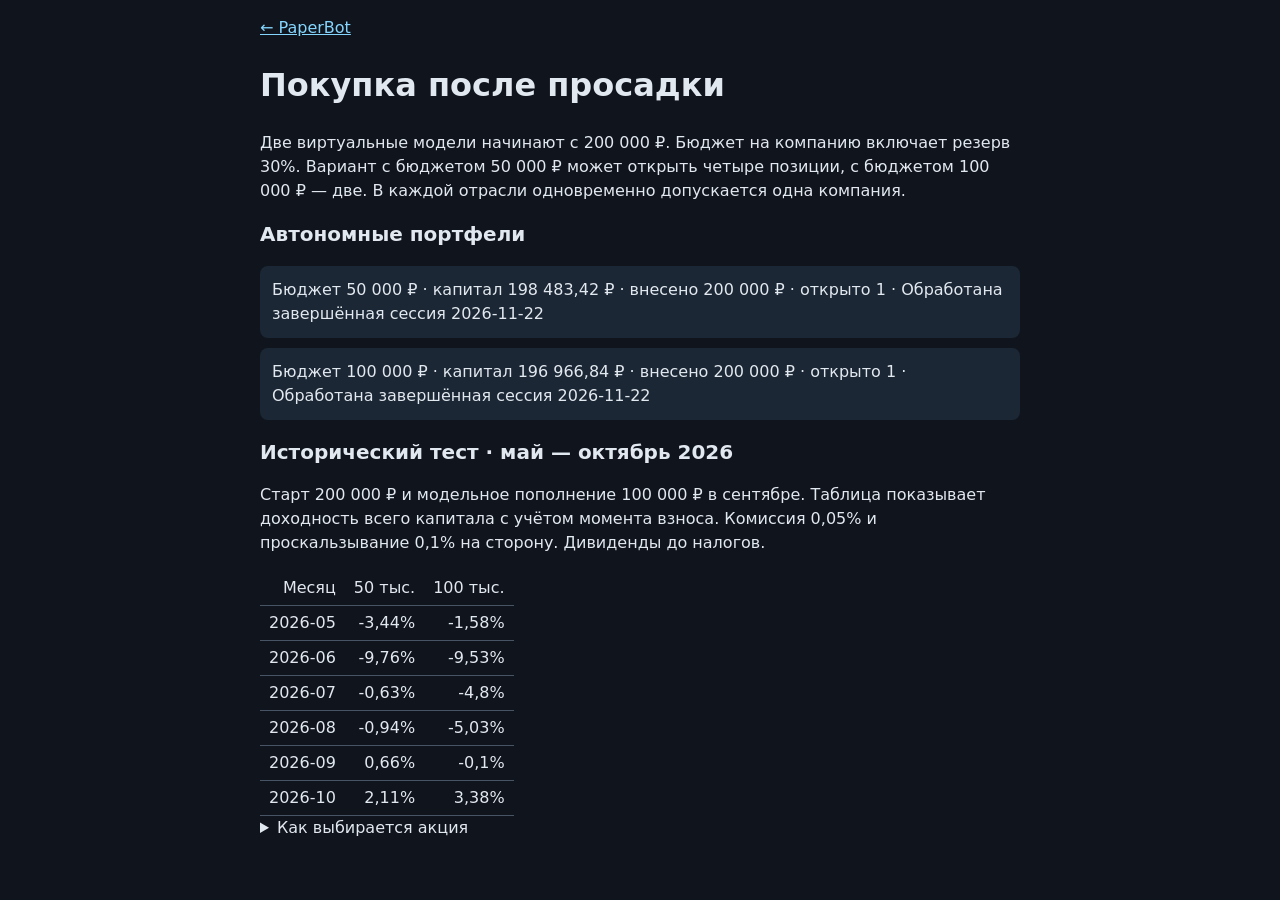
<file: dips.html>
<!doctype html><html lang="ru"><meta charset="utf-8"><meta name="viewport" content="width=device-width,initial-scale=1"><title>PaperBot · Покупка после просадки</title><style>html{color-scheme:dark}body{background:#10151d;color:#e2e8ef;font:16px/1.5 system-ui;max-width:760px;margin:auto;padding:16px}a{color:#85d6ff}article{padding:12px;background:#1b2735;margin:10px 0;border-radius:8px}h2{font-size:20px}table{border-collapse:collapse}td,th{padding:5px 9px;border-bottom:1px solid #465465;text-align:right}</style><a href="index.html#more">← PaperBot</a><h1>Покупка после просадки</h1><p>Две виртуальные модели начинают с 200 000 ₽. Бюджет на компанию включает резерв 30%. Вариант с бюджетом 50 000 ₽ может открыть четыре позиции, с бюджетом 100 000 ₽ — две. В каждой отрасли одновременно допускается одна компания.</p><h2>Автономные портфели</h2><div id="live">Загрузка…</div><h2>Исторический тест · май — октябрь 2026</h2><p>Старт 200 000 ₽ и модельное пополнение 100 000 ₽ в сентябре. Таблица показывает доходность всего капитала с учётом момента взноса. Комиссия 0,05% и проскальзывание 0,1% на сторону. Дивиденды до налогов.</p><div id="history"></div><details><summary>Как выбирается акция</summary><p>В списке 24 российские акции с сохранённой историей, включая Сбер-п. По каждому эмитенту берём 252 последних закрытия с учётом дивидендов. Сегодняшний уровень должен попасть в нижние 30% наблюдений, быть минимум на 3% ниже средней за 60 сессий и выше уровня пять сессий назад. Отклонение вниз от средней за 200 сессий ограничено 25%. Приоритет выше у более редкого низкого уровня и большей скидки к средней. Это ценовые признаки. Прибыль, долг и денежный поток компании требуют отдельной проверки.</p><p>Сигнал исполняется по следующему наблюдаемому закрытию. Продажа при восстановлении до средней за 60 сессий либо после 126 сессий удержания. Виртуальные взносы увеличивают число доступных позиций. Расчёт использует сегодняшнюю выборку и лоты, исторические дивидендные данные и модельные цены исполнения.</p></details><script>
const fmt=v=>v.toLocaleString('ru-RU',{maximumFractionDigits:2});
async function data(url){const r=await fetch(url,{cache:'no-store'});if(!r.ok)throw Error(r.status);return r.json()}
data('data/dip-books.json').then(books=>{live.replaceChildren();for(const [slot,s] of Object.entries(books)){const p=s.portfolios[0],a=document.createElement('article');a.textContent='Бюджет '+fmt(+slot)+' ₽ · капитал '+fmt(p.equity.at(-1)?.value??p.start)+' ₽ · внесено '+fmt(s.invested)+' ₽ · открыто '+Object.values(p.positions).filter(x=>x>0).length+' · '+s.health.reason;live.append(a)}}).catch(()=>live.textContent='Состояние портфелей пока недоступно.');
data('research/results/slot-dips.json').then(r=>{const table=document.createElement('table');for(const row of [['Месяц','50 тыс.','100 тыс.'],...Object.keys(r[50000].months).map(m=>[m,...[50000,100000].map(k=>fmt(r[k].months[m])+'%')])]){const tr=table.insertRow();for(const v of row)tr.insertCell().textContent=v}document.getElementById('history').append(table)}).catch(()=>document.getElementById('history').textContent='Не удалось загрузить расчёты.');
</script></html>
</file>
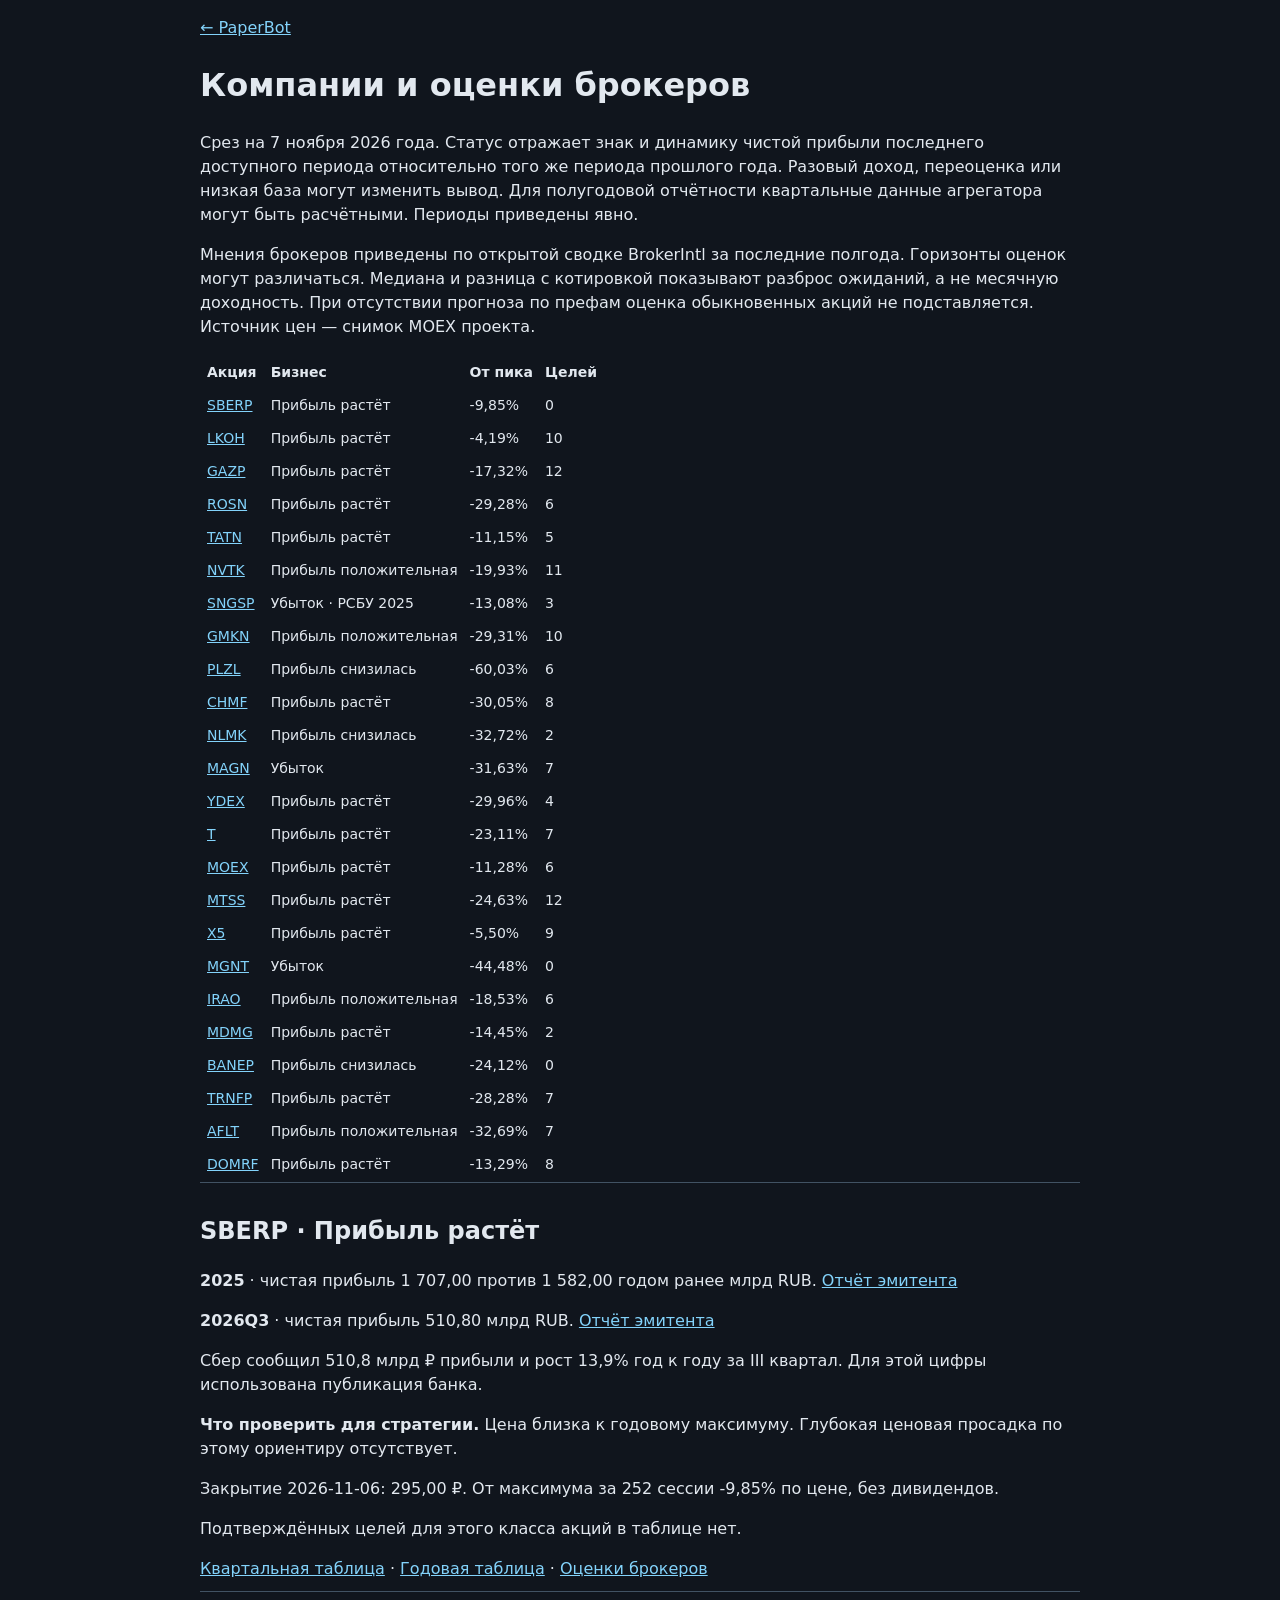
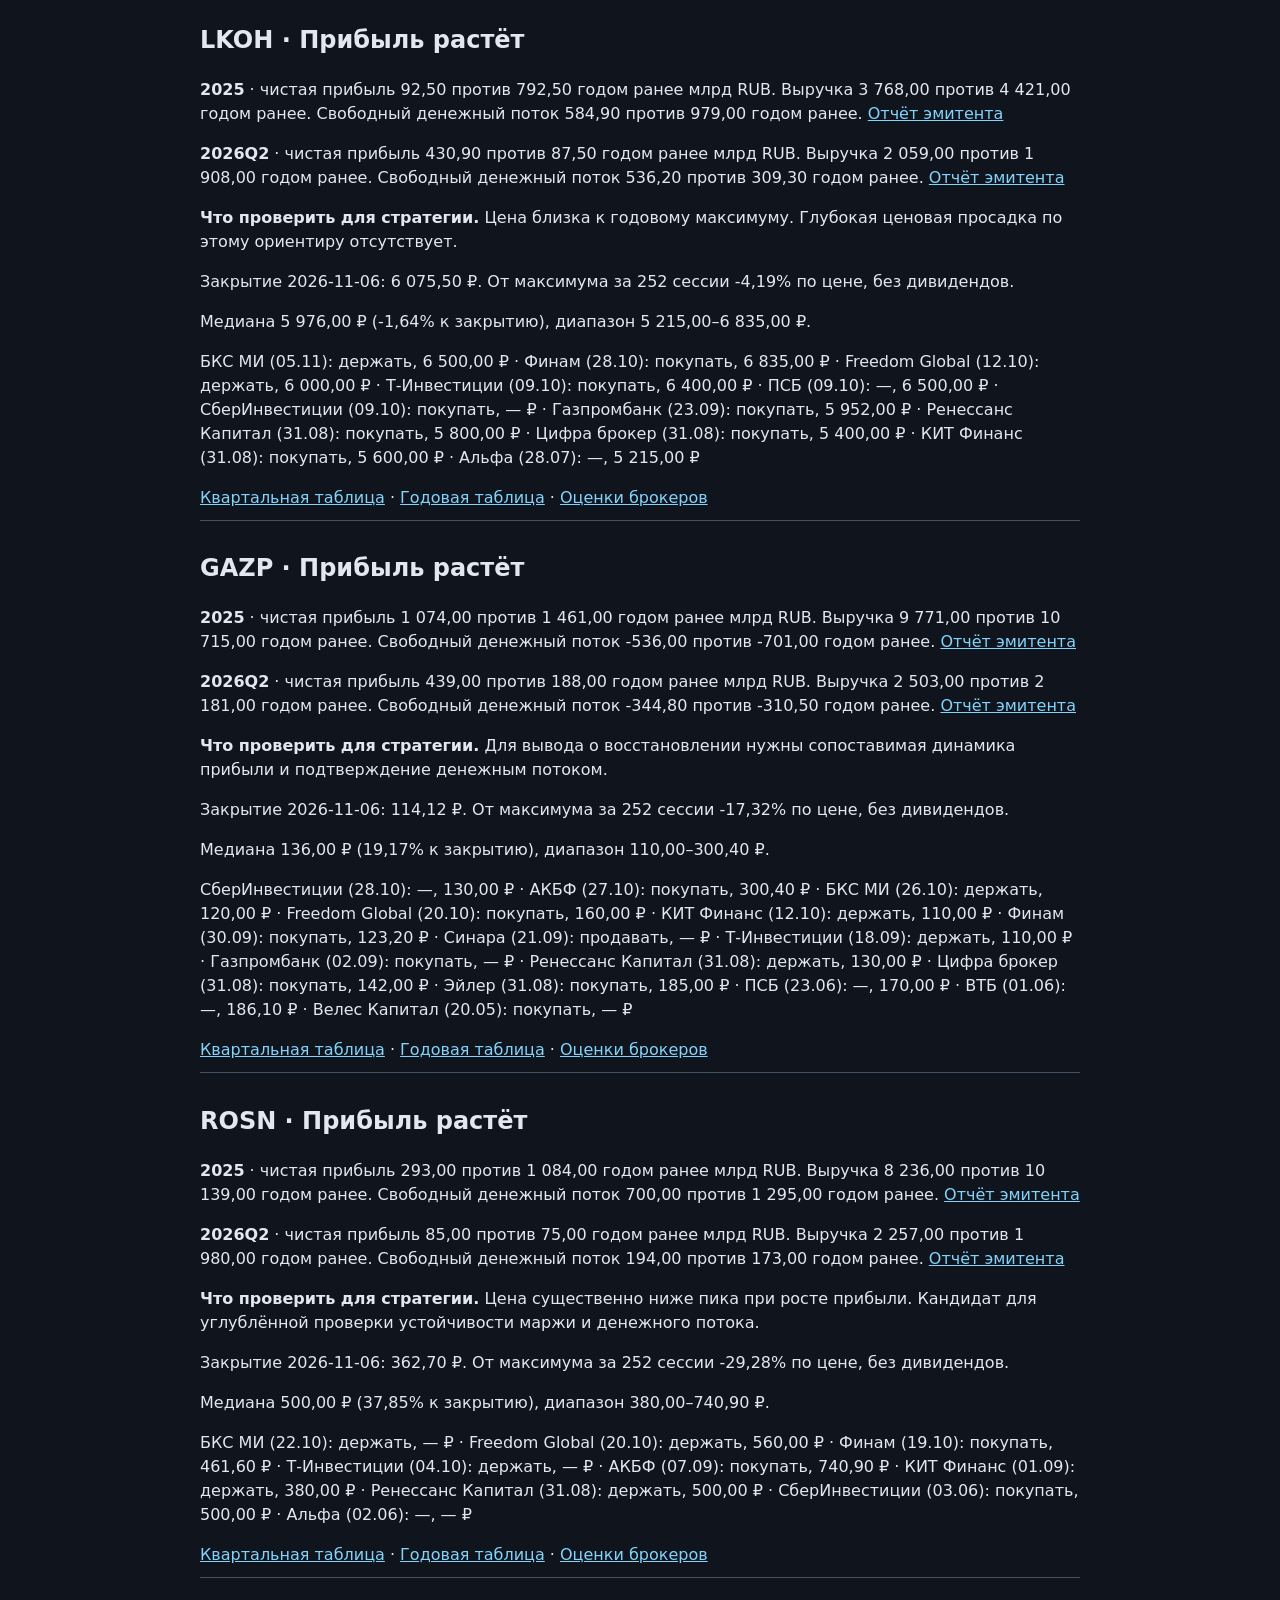
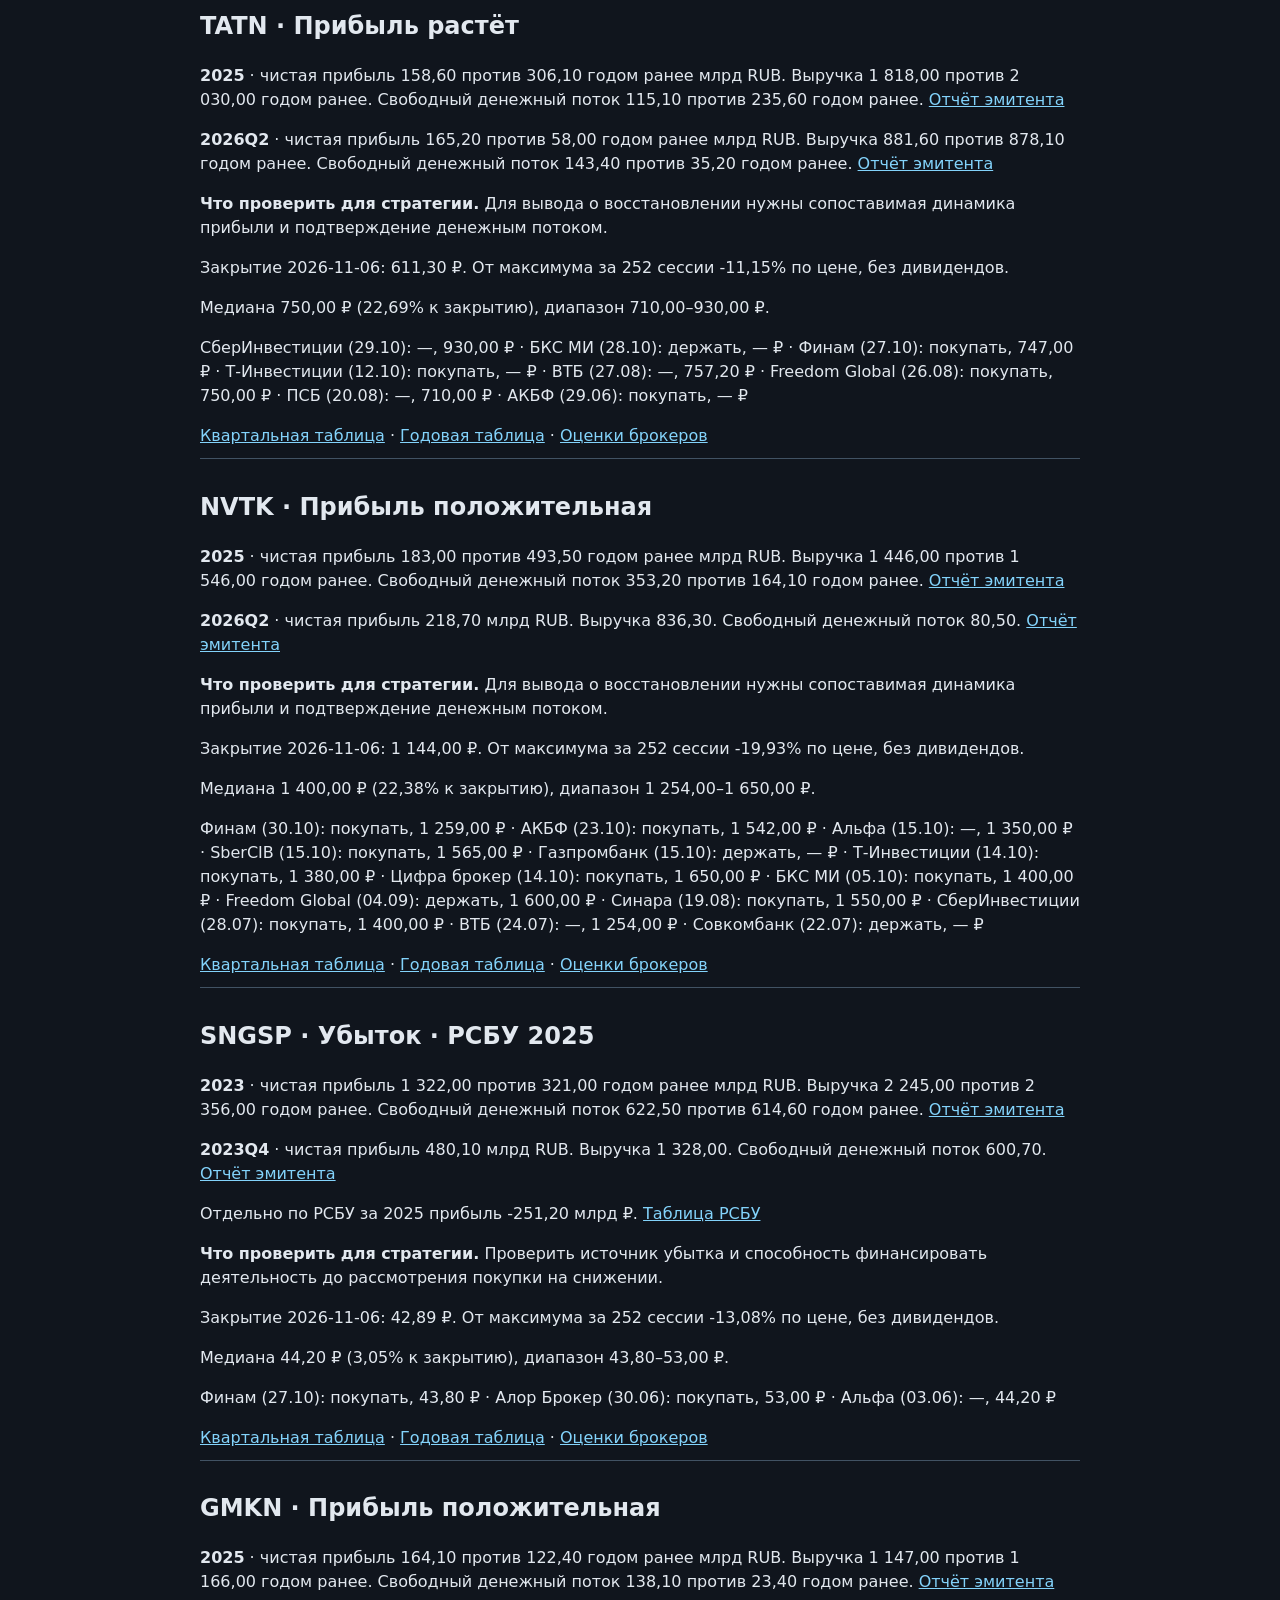
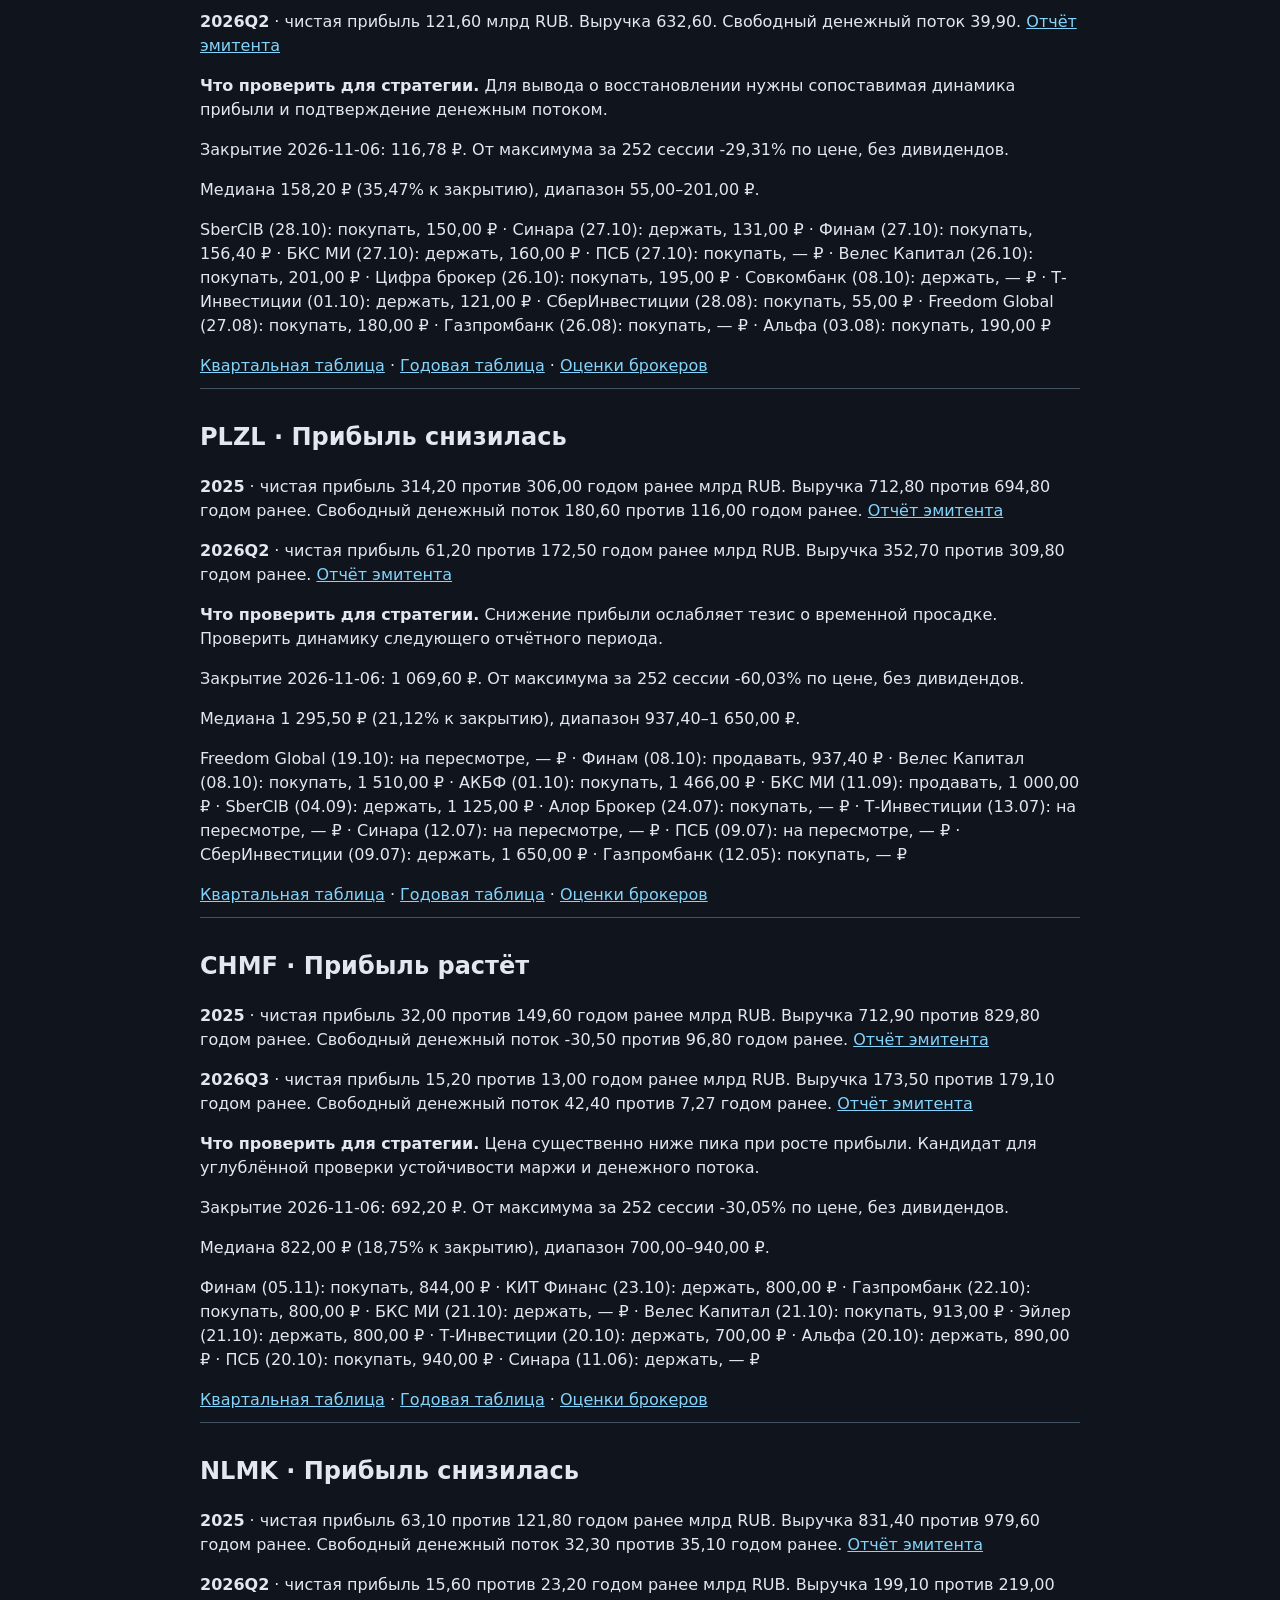
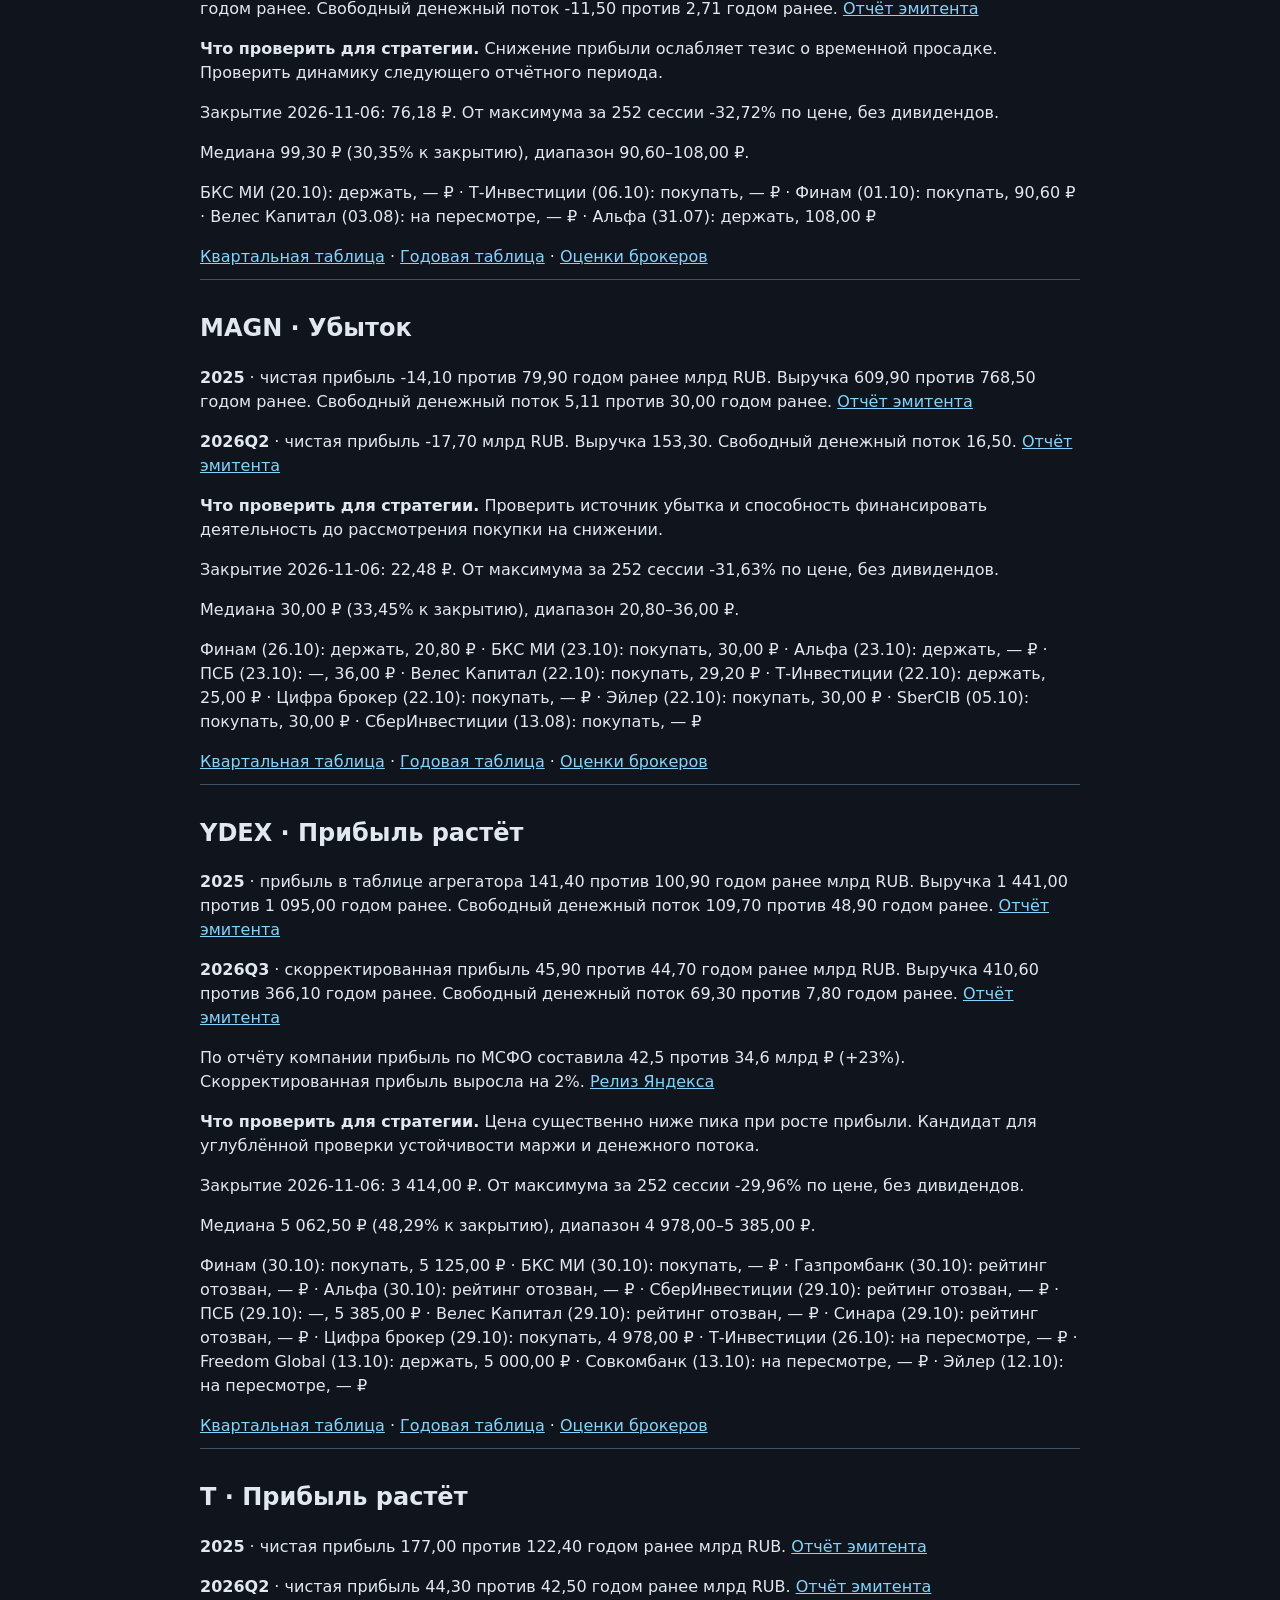
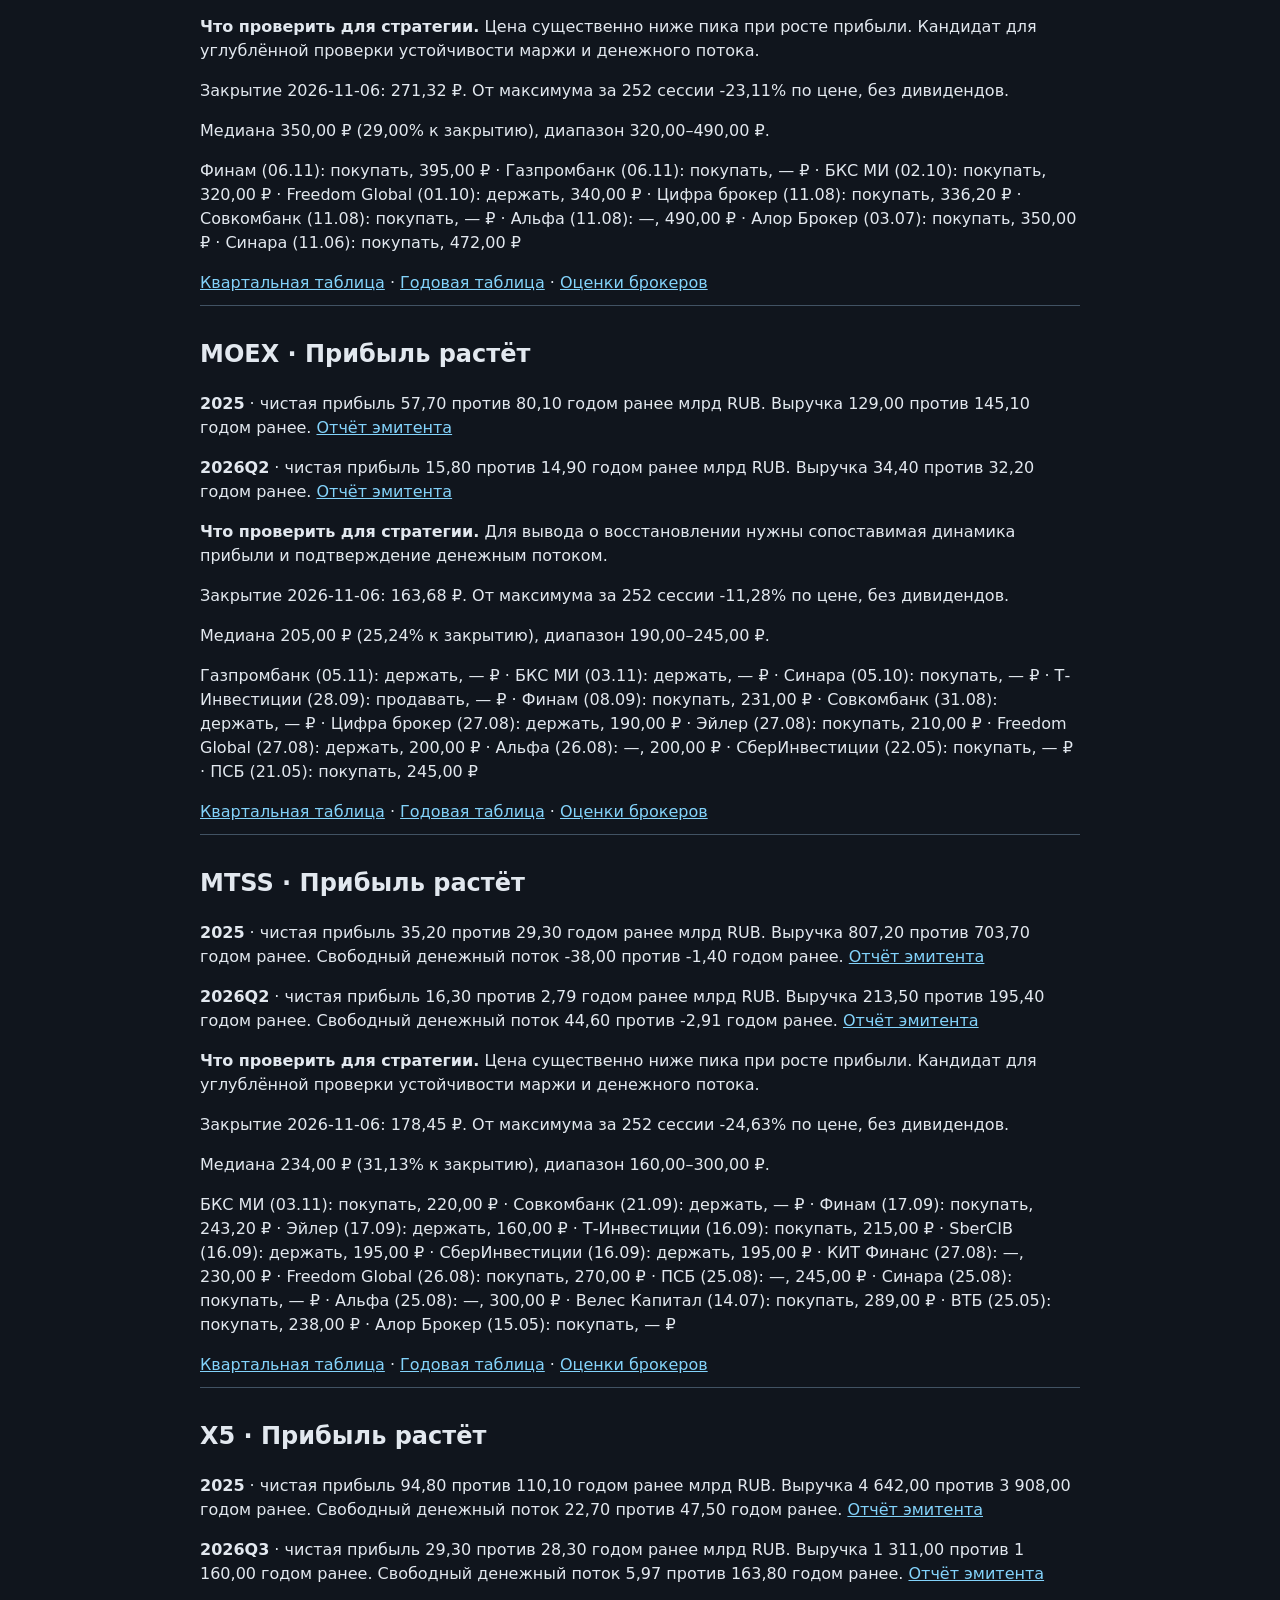
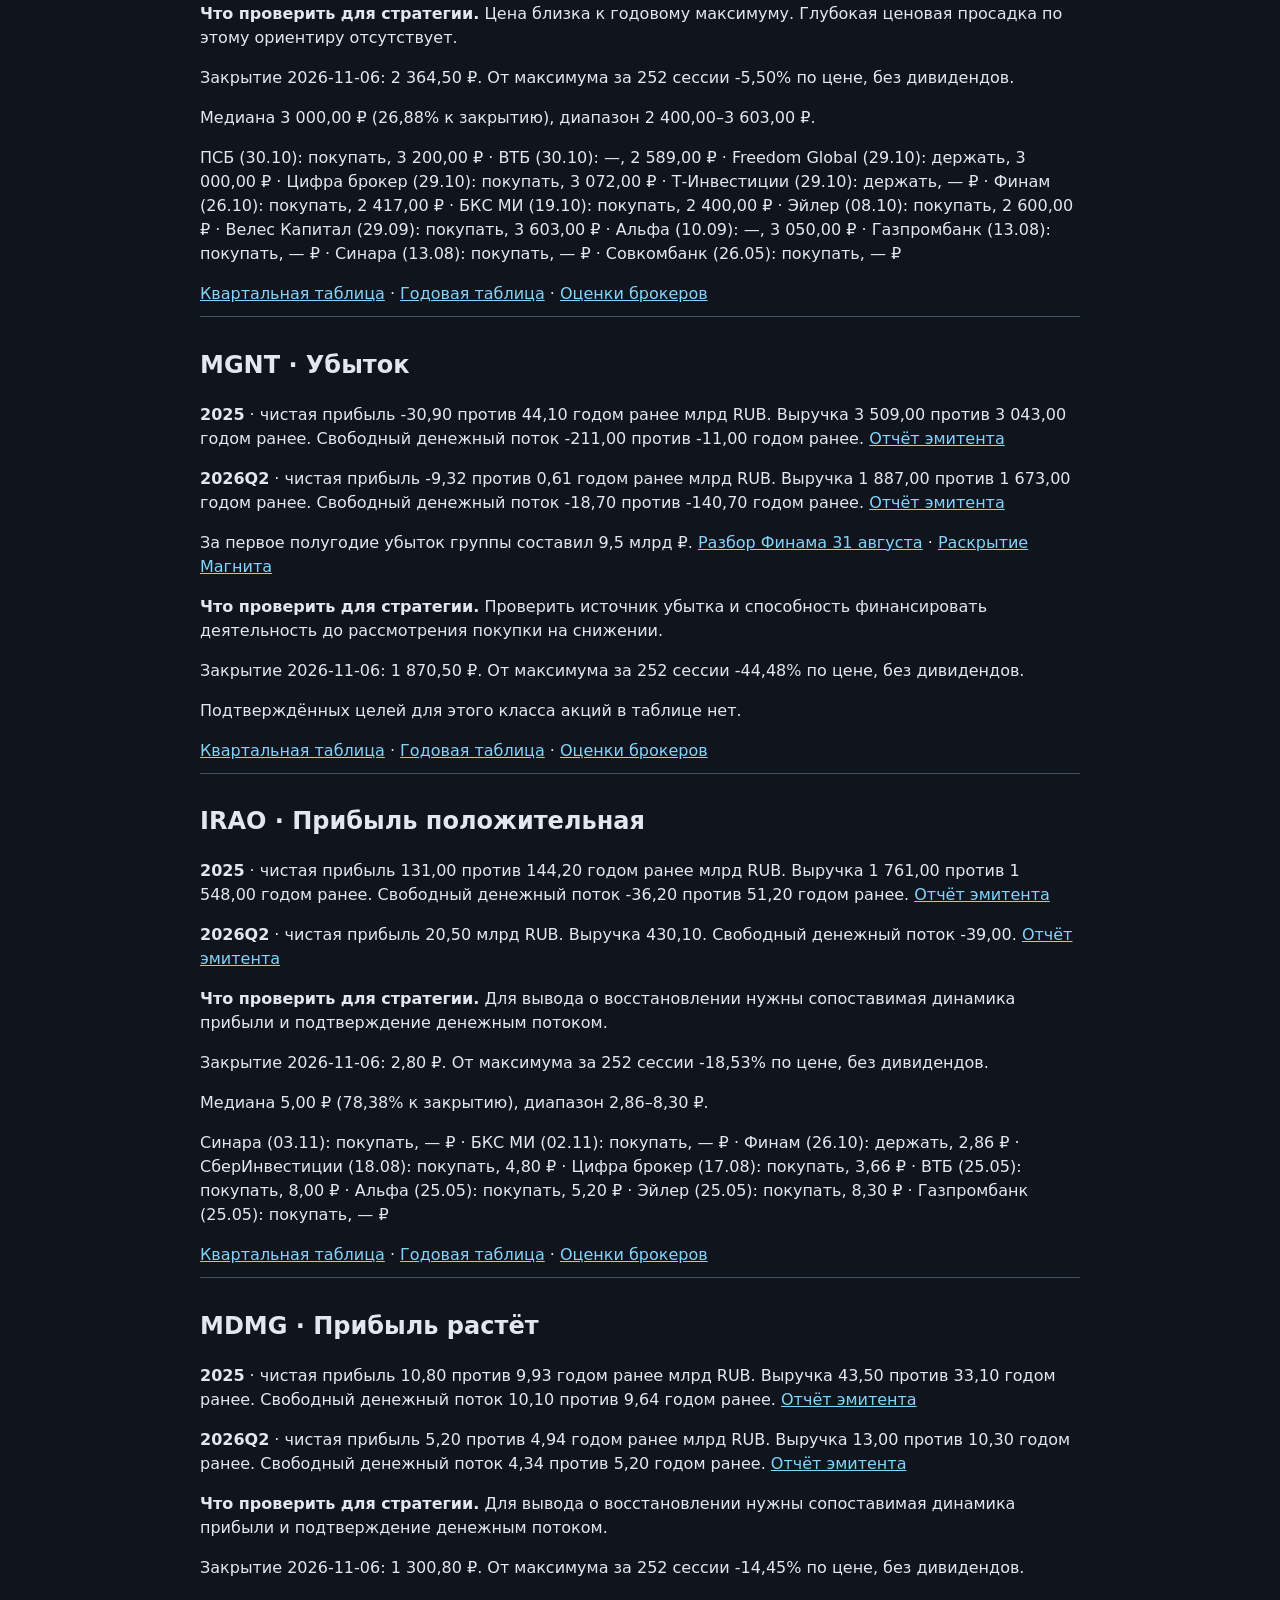
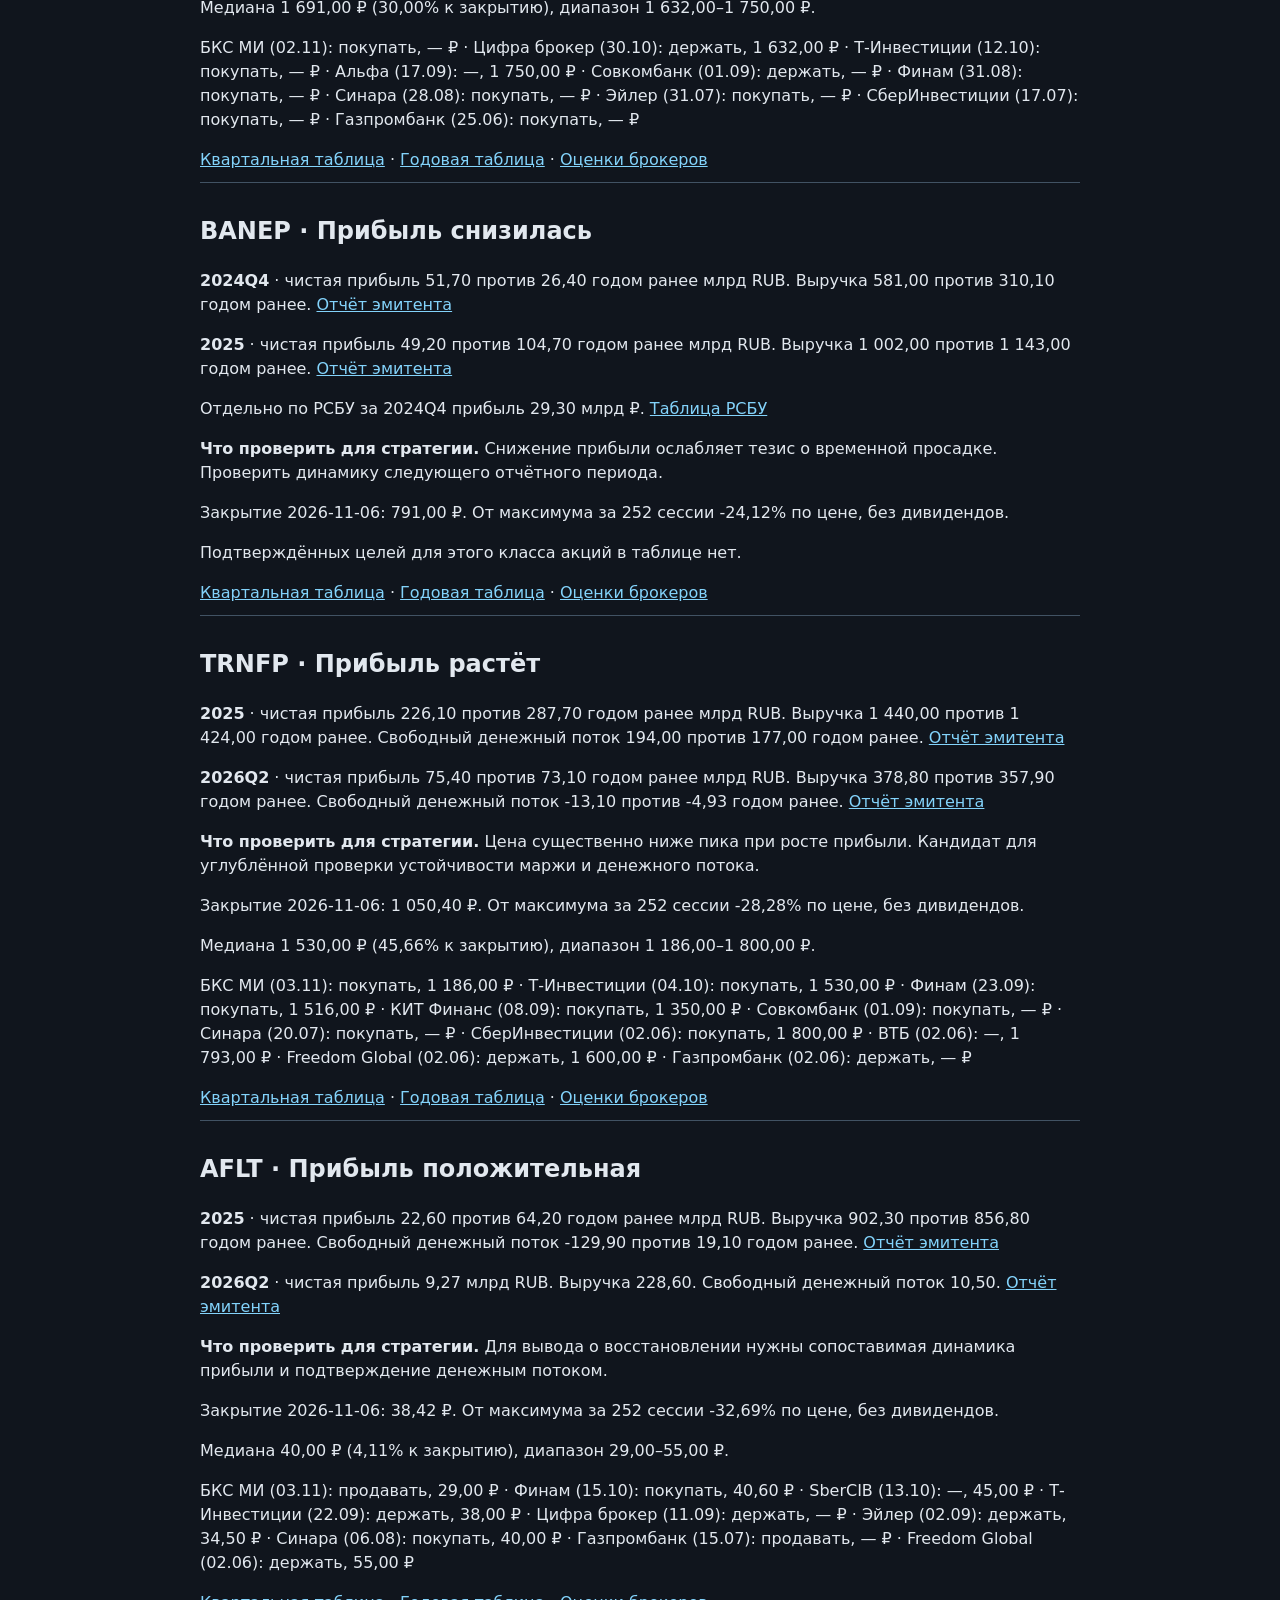
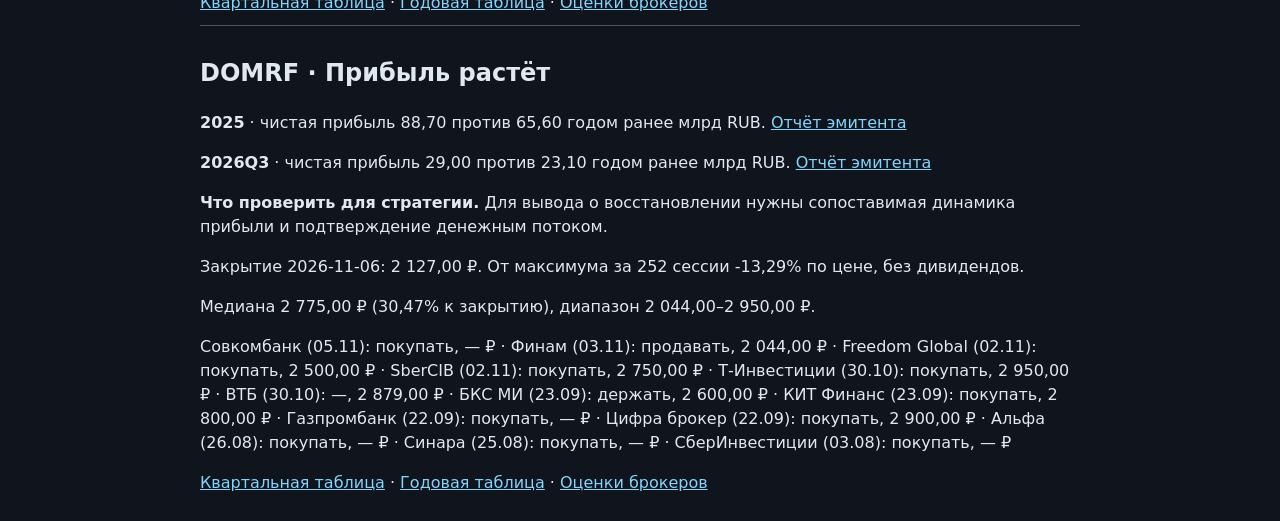
<file: issuer-review.html>
<!doctype html><html lang="ru"><meta charset="utf-8"><meta name="viewport" content="width=device-width,initial-scale=1"><title>PaperBot · Компании и брокеры</title><style>html{color-scheme:dark}body{background:#10151d;color:#e2e8ef;font:16px/1.5 system-ui;max-width:880px;margin:auto;padding:16px}a{color:#83d3fb}article{border-top:1px solid #415263;padding:10px 0}td,th{padding:5px;text-align:left}table{font-size:14px}</style><a href="index.html#more">← PaperBot</a><h1>Компании и оценки брокеров</h1><p>Срез на 7 ноября 2026 года. Статус отражает знак и динамику чистой прибыли последнего доступного периода относительно того же периода прошлого года. Разовый доход, переоценка или низкая база могут изменить вывод. Для полугодовой отчётности квартальные данные агрегатора могут быть расчётными. Периоды приведены явно.</p><p>Мнения брокеров приведены по открытой сводке BrokerIntl за последние полгода. Горизонты оценок могут различаться. Медиана и разница с котировкой показывают разброс ожиданий, а не месячную доходность. При отсутствии прогноза по префам оценка обыкновенных акций не подставляется. Источник цен — снимок MOEX проекта.</p><table><tr><th>Акция</th><th>Бизнес</th><th>От пика</th><th>Целей</th></tr><tr><td><a href="#SBERP">SBERP</a></td><td>Прибыль растёт</td><td>-9,85%</td><td>0</td></tr><tr><td><a href="#LKOH">LKOH</a></td><td>Прибыль растёт</td><td>-4,19%</td><td>10</td></tr><tr><td><a href="#GAZP">GAZP</a></td><td>Прибыль растёт</td><td>-17,32%</td><td>12</td></tr><tr><td><a href="#ROSN">ROSN</a></td><td>Прибыль растёт</td><td>-29,28%</td><td>6</td></tr><tr><td><a href="#TATN">TATN</a></td><td>Прибыль растёт</td><td>-11,15%</td><td>5</td></tr><tr><td><a href="#NVTK">NVTK</a></td><td>Прибыль положительная</td><td>-19,93%</td><td>11</td></tr><tr><td><a href="#SNGSP">SNGSP</a></td><td>Убыток · РСБУ 2025</td><td>-13,08%</td><td>3</td></tr><tr><td><a href="#GMKN">GMKN</a></td><td>Прибыль положительная</td><td>-29,31%</td><td>10</td></tr><tr><td><a href="#PLZL">PLZL</a></td><td>Прибыль снизилась</td><td>-60,03%</td><td>6</td></tr><tr><td><a href="#CHMF">CHMF</a></td><td>Прибыль растёт</td><td>-30,05%</td><td>8</td></tr><tr><td><a href="#NLMK">NLMK</a></td><td>Прибыль снизилась</td><td>-32,72%</td><td>2</td></tr><tr><td><a href="#MAGN">MAGN</a></td><td>Убыток</td><td>-31,63%</td><td>7</td></tr><tr><td><a href="#YDEX">YDEX</a></td><td>Прибыль растёт</td><td>-29,96%</td><td>4</td></tr><tr><td><a href="#T">T</a></td><td>Прибыль растёт</td><td>-23,11%</td><td>7</td></tr><tr><td><a href="#MOEX">MOEX</a></td><td>Прибыль растёт</td><td>-11,28%</td><td>6</td></tr><tr><td><a href="#MTSS">MTSS</a></td><td>Прибыль растёт</td><td>-24,63%</td><td>12</td></tr><tr><td><a href="#X5">X5</a></td><td>Прибыль растёт</td><td>-5,50%</td><td>9</td></tr><tr><td><a href="#MGNT">MGNT</a></td><td>Убыток</td><td>-44,48%</td><td>0</td></tr><tr><td><a href="#IRAO">IRAO</a></td><td>Прибыль положительная</td><td>-18,53%</td><td>6</td></tr><tr><td><a href="#MDMG">MDMG</a></td><td>Прибыль растёт</td><td>-14,45%</td><td>2</td></tr><tr><td><a href="#BANEP">BANEP</a></td><td>Прибыль снизилась</td><td>-24,12%</td><td>0</td></tr><tr><td><a href="#TRNFP">TRNFP</a></td><td>Прибыль растёт</td><td>-28,28%</td><td>7</td></tr><tr><td><a href="#AFLT">AFLT</a></td><td>Прибыль положительная</td><td>-32,69%</td><td>7</td></tr><tr><td><a href="#DOMRF">DOMRF</a></td><td>Прибыль растёт</td><td>-13,29%</td><td>8</td></tr></table><article id="SBERP"><h2>SBERP · Прибыль растёт</h2><p><b>2025</b> · чистая прибыль 1 707,00 против 1 582,00 годом ранее млрд RUB. <a href="https://www.e-disclosure.ru/portal/FileLoad.ashx?Fileid=1912839">Отчёт эмитента</a></p><p><b>2026Q3</b> · чистая прибыль 510,80 млрд RUB. <a href="https://www.sberbank.com/ru/investor-relations/groupresults/msfo/msfo_2026_results_of_work_q3">Отчёт эмитента</a></p><p>Сбер сообщил 510,8 млрд ₽ прибыли и рост 13,9% год к году за III квартал. Для этой цифры использована публикация банка.</p><p><b>Что проверить для стратегии.</b> Цена близка к годовому максимуму. Глубокая ценовая просадка по этому ориентиру отсутствует.</p><p>Закрытие 2026-11-06: 295,00 ₽. От максимума за 252 сессии -9,85% по цене, без дивидендов.</p><p>Подтверждённых целей для этого класса акций в таблице нет.</p><p></p><a href="https://smart-lab.ru/q/SBER/f/q/MSFO/">Квартальная таблица</a> · <a href="https://smart-lab.ru/q/SBER/f/y/MSFO/">Годовая таблица</a> · <a href="https://brokerintl.ru/s/SBERP">Оценки брокеров</a></article><article id="LKOH"><h2>LKOH · Прибыль растёт</h2><p><b>2025</b> · чистая прибыль 92,50 против 792,50 годом ранее млрд RUB. Выручка 3 768,00 против 4 421,00 годом ранее. Свободный денежный поток 584,90 против 979,00 годом ранее. <a href="https://www.e-disclosure.ru/portal/FileLoad.ashx?Fileid=1915683">Отчёт эмитента</a></p><p><b>2026Q2</b> · чистая прибыль 430,90 против 87,50 годом ранее млрд RUB. Выручка 2 059,00 против 1 908,00 годом ранее. Свободный денежный поток 536,20 против 309,30 годом ранее. <a href="https://www.e-disclosure.ru/portal/FileLoad.ashx?Fileid=1943354">Отчёт эмитента</a></p><p><b>Что проверить для стратегии.</b> Цена близка к годовому максимуму. Глубокая ценовая просадка по этому ориентиру отсутствует.</p><p>Закрытие 2026-11-06: 6 075,50 ₽. От максимума за 252 сессии -4,19% по цене, без дивидендов.</p><p>Медиана 5 976,00 ₽ (-1,64% к закрытию), диапазон 5 215,00–6 835,00 ₽.</p><p>БКС МИ (05.11): держать, 6 500,00 ₽ · Финам (28.10): покупать, 6 835,00 ₽ · Freedom Global (12.10): держать, 6 000,00 ₽ · Т-Инвестиции (09.10): покупать, 6 400,00 ₽ · ПСБ (09.10): —, 6 500,00 ₽ · СберИнвестиции (09.10): покупать, — ₽ · Газпромбанк (23.09): покупать, 5 952,00 ₽ · Ренессанс Капитал (31.08): покупать, 5 800,00 ₽ · Цифра брокер (31.08): покупать, 5 400,00 ₽ · КИТ Финанс (31.08): покупать, 5 600,00 ₽ · Альфа (28.07): —, 5 215,00 ₽</p><a href="https://smart-lab.ru/q/LKOH/f/q/MSFO/">Квартальная таблица</a> · <a href="https://smart-lab.ru/q/LKOH/f/y/MSFO/">Годовая таблица</a> · <a href="https://brokerintl.ru/s/LKOH">Оценки брокеров</a></article><article id="GAZP"><h2>GAZP · Прибыль растёт</h2><p><b>2025</b> · чистая прибыль 1 074,00 против 1 461,00 годом ранее млрд RUB. Выручка 9 771,00 против 10 715,00 годом ранее. Свободный денежный поток -536,00 против -701,00 годом ранее. <a href="https://www.e-disclosure.ru/portal/FileLoad.ashx?Fileid=1925093">Отчёт эмитента</a></p><p><b>2026Q2</b> · чистая прибыль 439,00 против 188,00 годом ранее млрд RUB. Выручка 2 503,00 против 2 181,00 годом ранее. Свободный денежный поток -344,80 против -310,50 годом ранее. <a href="https://www.e-disclosure.ru/portal/FileLoad.ashx?Fileid=1943444">Отчёт эмитента</a></p><p><b>Что проверить для стратегии.</b> Для вывода о восстановлении нужны сопоставимая динамика прибыли и подтверждение денежным потоком.</p><p>Закрытие 2026-11-06: 114,12 ₽. От максимума за 252 сессии -17,32% по цене, без дивидендов.</p><p>Медиана 136,00 ₽ (19,17% к закрытию), диапазон 110,00–300,40 ₽.</p><p>СберИнвестиции (28.10): —, 130,00 ₽ · АКБФ (27.10): покупать, 300,40 ₽ · БКС МИ (26.10): держать, 120,00 ₽ · Freedom Global (20.10): покупать, 160,00 ₽ · КИТ Финанс (12.10): держать, 110,00 ₽ · Финам (30.09): покупать, 123,20 ₽ · Синара (21.09): продавать, — ₽ · Т-Инвестиции (18.09): держать, 110,00 ₽ · Газпромбанк (02.09): покупать, — ₽ · Ренессанс Капитал (31.08): держать, 130,00 ₽ · Цифра брокер (31.08): покупать, 142,00 ₽ · Эйлер (31.08): покупать, 185,00 ₽ · ПСБ (23.06): —, 170,00 ₽ · ВТБ (01.06): —, 186,10 ₽ · Велес Капитал (20.05): покупать, — ₽</p><a href="https://smart-lab.ru/q/GAZP/f/q/MSFO/">Квартальная таблица</a> · <a href="https://smart-lab.ru/q/GAZP/f/y/MSFO/">Годовая таблица</a> · <a href="https://brokerintl.ru/s/GAZP">Оценки брокеров</a></article><article id="ROSN"><h2>ROSN · Прибыль растёт</h2><p><b>2025</b> · чистая прибыль 293,00 против 1 084,00 годом ранее млрд RUB. Выручка 8 236,00 против 10 139,00 годом ранее. Свободный денежный поток 700,00 против 1 295,00 годом ранее. <a href="https://rosneft.ru/upload/site1/document_cons_report/12m2025_RUS.pdf">Отчёт эмитента</a></p><p><b>2026Q2</b> · чистая прибыль 85,00 против 75,00 годом ранее млрд RUB. Выручка 2 257,00 против 1 980,00 годом ранее. Свободный денежный поток 194,00 против 173,00 годом ранее. <a href="https://www.e-disclosure.ru/portal/FileLoad.ashx?Fileid=1943549">Отчёт эмитента</a></p><p><b>Что проверить для стратегии.</b> Цена существенно ниже пика при росте прибыли. Кандидат для углублённой проверки устойчивости маржи и денежного потока.</p><p>Закрытие 2026-11-06: 362,70 ₽. От максимума за 252 сессии -29,28% по цене, без дивидендов.</p><p>Медиана 500,00 ₽ (37,85% к закрытию), диапазон 380,00–740,90 ₽.</p><p>БКС МИ (22.10): держать, — ₽ · Freedom Global (20.10): держать, 560,00 ₽ · Финам (19.10): покупать, 461,60 ₽ · Т-Инвестиции (04.10): держать, — ₽ · АКБФ (07.09): покупать, 740,90 ₽ · КИТ Финанс (01.09): держать, 380,00 ₽ · Ренессанс Капитал (31.08): держать, 500,00 ₽ · СберИнвестиции (03.06): покупать, 500,00 ₽ · Альфа (02.06): —, — ₽</p><a href="https://smart-lab.ru/q/ROSN/f/q/MSFO/">Квартальная таблица</a> · <a href="https://smart-lab.ru/q/ROSN/f/y/MSFO/">Годовая таблица</a> · <a href="https://brokerintl.ru/s/ROSN">Оценки брокеров</a></article><article id="TATN"><h2>TATN · Прибыль растёт</h2><p><b>2025</b> · чистая прибыль 158,60 против 306,10 годом ранее млрд RUB. Выручка 1 818,00 против 2 030,00 годом ранее. Свободный денежный поток 115,10 против 235,60 годом ранее. <a href="https://www.e-disclosure.ru/portal/FileLoad.ashx?Fileid=1916361">Отчёт эмитента</a></p><p><b>2026Q2</b> · чистая прибыль 165,20 против 58,00 годом ранее млрд RUB. Выручка 881,60 против 878,10 годом ранее. Свободный денежный поток 143,40 против 35,20 годом ранее. <a href="https://www.e-disclosure.ru/portal/FileLoad.ashx?Fileid=1943628">Отчёт эмитента</a></p><p><b>Что проверить для стратегии.</b> Для вывода о восстановлении нужны сопоставимая динамика прибыли и подтверждение денежным потоком.</p><p>Закрытие 2026-11-06: 611,30 ₽. От максимума за 252 сессии -11,15% по цене, без дивидендов.</p><p>Медиана 750,00 ₽ (22,69% к закрытию), диапазон 710,00–930,00 ₽.</p><p>СберИнвестиции (29.10): —, 930,00 ₽ · БКС МИ (28.10): держать, — ₽ · Финам (27.10): покупать, 747,00 ₽ · Т-Инвестиции (12.10): покупать, — ₽ · ВТБ (27.08): —, 757,20 ₽ · Freedom Global (26.08): покупать, 750,00 ₽ · ПСБ (20.08): —, 710,00 ₽ · АКБФ (29.06): покупать, — ₽</p><a href="https://smart-lab.ru/q/TATN/f/q/MSFO/">Квартальная таблица</a> · <a href="https://smart-lab.ru/q/TATN/f/y/MSFO/">Годовая таблица</a> · <a href="https://brokerintl.ru/s/TATN">Оценки брокеров</a></article><article id="NVTK"><h2>NVTK · Прибыль положительная</h2><p><b>2025</b> · чистая прибыль 183,00 против 493,50 годом ранее млрд RUB. Выручка 1 446,00 против 1 546,00 годом ранее. Свободный денежный поток 353,20 против 164,10 годом ранее. <a href="https://www.e-disclosure.ru/portal/FileLoad.ashx?Fileid=1911472">Отчёт эмитента</a></p><p><b>2026Q2</b> · чистая прибыль 218,70 млрд RUB. Выручка 836,30. Свободный денежный поток 80,50. <a href="https://www.e-disclosure.ru/portal/FileLoad.ashx?Fileid=1939814">Отчёт эмитента</a></p><p><b>Что проверить для стратегии.</b> Для вывода о восстановлении нужны сопоставимая динамика прибыли и подтверждение денежным потоком.</p><p>Закрытие 2026-11-06: 1 144,00 ₽. От максимума за 252 сессии -19,93% по цене, без дивидендов.</p><p>Медиана 1 400,00 ₽ (22,38% к закрытию), диапазон 1 254,00–1 650,00 ₽.</p><p>Финам (30.10): покупать, 1 259,00 ₽ · АКБФ (23.10): покупать, 1 542,00 ₽ · Альфа (15.10): —, 1 350,00 ₽ · SberCIB (15.10): покупать, 1 565,00 ₽ · Газпромбанк (15.10): держать, — ₽ · Т-Инвестиции (14.10): покупать, 1 380,00 ₽ · Цифра брокер (14.10): покупать, 1 650,00 ₽ · БКС МИ (05.10): покупать, 1 400,00 ₽ · Freedom Global (04.09): держать, 1 600,00 ₽ · Синара (19.08): покупать, 1 550,00 ₽ · СберИнвестиции (28.07): покупать, 1 400,00 ₽ · ВТБ (24.07): —, 1 254,00 ₽ · Совкомбанк (22.07): держать, — ₽</p><a href="https://smart-lab.ru/q/NVTK/f/q/MSFO/">Квартальная таблица</a> · <a href="https://smart-lab.ru/q/NVTK/f/y/MSFO/">Годовая таблица</a> · <a href="https://brokerintl.ru/s/NVTK">Оценки брокеров</a></article><article id="SNGSP"><h2>SNGSP · Убыток · РСБУ 2025</h2><p><b>2023</b> · чистая прибыль 1 322,00 против 321,00 годом ранее млрд RUB. Выручка 2 245,00 против 2 356,00 годом ранее. Свободный денежный поток 622,50 против 614,60 годом ранее. <a href="https://www.e-disclosure.ru/portal/FileLoad.ashx?Fileid=1834798">Отчёт эмитента</a></p><p><b>2023Q4</b> · чистая прибыль 480,10 млрд RUB. Выручка 1 328,00. Свободный денежный поток 600,70. <a href="https://www.e-disclosure.ru/portal/FileLoad.ashx?Fileid=1834798">Отчёт эмитента</a></p><p>Отдельно по РСБУ за 2025 прибыль -251,20 млрд ₽. <a href="https://smart-lab.ru/q/SNGS/f/y/RSBU/">Таблица РСБУ</a></p><p><b>Что проверить для стратегии.</b> Проверить источник убытка и способность финансировать деятельность до рассмотрения покупки на снижении.</p><p>Закрытие 2026-11-06: 42,89 ₽. От максимума за 252 сессии -13,08% по цене, без дивидендов.</p><p>Медиана 44,20 ₽ (3,05% к закрытию), диапазон 43,80–53,00 ₽.</p><p>Финам (27.10): покупать, 43,80 ₽ · Алор Брокер (30.06): покупать, 53,00 ₽ · Альфа (03.06): —, 44,20 ₽</p><a href="https://smart-lab.ru/q/SNGS/f/q/MSFO/">Квартальная таблица</a> · <a href="https://smart-lab.ru/q/SNGS/f/y/MSFO/">Годовая таблица</a> · <a href="https://brokerintl.ru/s/SNGSP">Оценки брокеров</a></article><article id="GMKN"><h2>GMKN · Прибыль положительная</h2><p><b>2025</b> · чистая прибыль 164,10 против 122,40 годом ранее млрд RUB. Выручка 1 147,00 против 1 166,00 годом ранее. Свободный денежный поток 138,10 против 23,40 годом ранее. <a href="https://e-disclosure.ru/portal/FileLoad.ashx?Fileid=1911516">Отчёт эмитента</a></p><p><b>2026Q2</b> · чистая прибыль 121,60 млрд RUB. Выручка 632,60. Свободный денежный поток 39,90. <a href="https://e-disclosure.ru/portal/FileLoad.ashx?Fileid=1940604">Отчёт эмитента</a></p><p><b>Что проверить для стратегии.</b> Для вывода о восстановлении нужны сопоставимая динамика прибыли и подтверждение денежным потоком.</p><p>Закрытие 2026-11-06: 116,78 ₽. От максимума за 252 сессии -29,31% по цене, без дивидендов.</p><p>Медиана 158,20 ₽ (35,47% к закрытию), диапазон 55,00–201,00 ₽.</p><p>SberCIB (28.10): покупать, 150,00 ₽ · Синара (27.10): держать, 131,00 ₽ · Финам (27.10): покупать, 156,40 ₽ · БКС МИ (27.10): держать, 160,00 ₽ · ПСБ (27.10): покупать, — ₽ · Велес Капитал (26.10): покупать, 201,00 ₽ · Цифра брокер (26.10): покупать, 195,00 ₽ · Совкомбанк (08.10): держать, — ₽ · Т-Инвестиции (01.10): держать, 121,00 ₽ · СберИнвестиции (28.08): покупать, 55,00 ₽ · Freedom Global (27.08): покупать, 180,00 ₽ · Газпромбанк (26.08): покупать, — ₽ · Альфа (03.08): покупать, 190,00 ₽</p><a href="https://smart-lab.ru/q/GMKN/f/q/MSFO/">Квартальная таблица</a> · <a href="https://smart-lab.ru/q/GMKN/f/y/MSFO/">Годовая таблица</a> · <a href="https://brokerintl.ru/s/GMKN">Оценки брокеров</a></article><article id="PLZL"><h2>PLZL · Прибыль снизилась</h2><p><b>2025</b> · чистая прибыль 314,20 против 306,00 годом ранее млрд RUB. Выручка 712,80 против 694,80 годом ранее. Свободный денежный поток 180,60 против 116,00 годом ранее. <a href="https://www.e-disclosure.ru/portal/FileLoad.ashx?Fileid=1914520">Отчёт эмитента</a></p><p><b>2026Q2</b> · чистая прибыль 61,20 против 172,50 годом ранее млрд RUB. Выручка 352,70 против 309,80 годом ранее. <a href="https://www.e-disclosure.ru/portal/FileLoad.ashx?Fileid=1943701">Отчёт эмитента</a></p><p><b>Что проверить для стратегии.</b> Снижение прибыли ослабляет тезис о временной просадке. Проверить динамику следующего отчётного периода.</p><p>Закрытие 2026-11-06: 1 069,60 ₽. От максимума за 252 сессии -60,03% по цене, без дивидендов.</p><p>Медиана 1 295,50 ₽ (21,12% к закрытию), диапазон 937,40–1 650,00 ₽.</p><p>Freedom Global (19.10): на пересмотре, — ₽ · Финам (08.10): продавать, 937,40 ₽ · Велес Капитал (08.10): покупать, 1 510,00 ₽ · АКБФ (01.10): покупать, 1 466,00 ₽ · БКС МИ (11.09): продавать, 1 000,00 ₽ · SberCIB (04.09): держать, 1 125,00 ₽ · Алор Брокер (24.07): покупать, — ₽ · Т-Инвестиции (13.07): на пересмотре, — ₽ · Синара (12.07): на пересмотре, — ₽ · ПСБ (09.07): на пересмотре, — ₽ · СберИнвестиции (09.07): держать, 1 650,00 ₽ · Газпромбанк (12.05): покупать, — ₽</p><a href="https://smart-lab.ru/q/PLZL/f/q/MSFO/">Квартальная таблица</a> · <a href="https://smart-lab.ru/q/PLZL/f/y/MSFO/">Годовая таблица</a> · <a href="https://brokerintl.ru/s/PLZL">Оценки брокеров</a></article><article id="CHMF"><h2>CHMF · Прибыль растёт</h2><p><b>2025</b> · чистая прибыль 32,00 против 149,60 годом ранее млрд RUB. Выручка 712,90 против 829,80 годом ранее. Свободный денежный поток -30,50 против 96,80 годом ранее. <a href="https://www.e-disclosure.ru/portal/FileLoad.ashx?Fileid=1910980">Отчёт эмитента</a></p><p><b>2026Q3</b> · чистая прибыль 15,20 против 13,00 годом ранее млрд RUB. Выручка 173,50 против 179,10 годом ранее. Свободный денежный поток 42,40 против 7,27 годом ранее. <a href="https://www.e-disclosure.ru/portal/FileLoad.ashx?Fileid=1947998">Отчёт эмитента</a></p><p><b>Что проверить для стратегии.</b> Цена существенно ниже пика при росте прибыли. Кандидат для углублённой проверки устойчивости маржи и денежного потока.</p><p>Закрытие 2026-11-06: 692,20 ₽. От максимума за 252 сессии -30,05% по цене, без дивидендов.</p><p>Медиана 822,00 ₽ (18,75% к закрытию), диапазон 700,00–940,00 ₽.</p><p>Финам (05.11): покупать, 844,00 ₽ · КИТ Финанс (23.10): держать, 800,00 ₽ · Газпромбанк (22.10): покупать, 800,00 ₽ · БКС МИ (21.10): держать, — ₽ · Велес Капитал (21.10): покупать, 913,00 ₽ · Эйлер (21.10): держать, 800,00 ₽ · Т-Инвестиции (20.10): держать, 700,00 ₽ · Альфа (20.10): держать, 890,00 ₽ · ПСБ (20.10): покупать, 940,00 ₽ · Синара (11.06): держать, — ₽</p><a href="https://smart-lab.ru/q/CHMF/f/q/MSFO/">Квартальная таблица</a> · <a href="https://smart-lab.ru/q/CHMF/f/y/MSFO/">Годовая таблица</a> · <a href="https://brokerintl.ru/s/CHMF">Оценки брокеров</a></article><article id="NLMK"><h2>NLMK · Прибыль снизилась</h2><p><b>2025</b> · чистая прибыль 63,10 против 121,80 годом ранее млрд RUB. Выручка 831,40 против 979,60 годом ранее. Свободный денежный поток 32,30 против 35,10 годом ранее. <a href="https://e-disclosure.ru/portal/FileLoad.ashx?Fileid=1916843">Отчёт эмитента</a></p><p><b>2026Q2</b> · чистая прибыль 15,60 против 23,20 годом ранее млрд RUB. Выручка 199,10 против 219,00 годом ранее. Свободный денежный поток -11,50 против 2,71 годом ранее. <a href="https://e-disclosure.ru/portal/FileLoad.ashx?Fileid=1940353">Отчёт эмитента</a></p><p><b>Что проверить для стратегии.</b> Снижение прибыли ослабляет тезис о временной просадке. Проверить динамику следующего отчётного периода.</p><p>Закрытие 2026-11-06: 76,18 ₽. От максимума за 252 сессии -32,72% по цене, без дивидендов.</p><p>Медиана 99,30 ₽ (30,35% к закрытию), диапазон 90,60–108,00 ₽.</p><p>БКС МИ (20.10): держать, — ₽ · Т-Инвестиции (06.10): покупать, — ₽ · Финам (01.10): покупать, 90,60 ₽ · Велес Капитал (03.08): на пересмотре, — ₽ · Альфа (31.07): держать, 108,00 ₽</p><a href="https://smart-lab.ru/q/NLMK/f/q/MSFO/">Квартальная таблица</a> · <a href="https://smart-lab.ru/q/NLMK/f/y/MSFO/">Годовая таблица</a> · <a href="https://brokerintl.ru/s/NLMK">Оценки брокеров</a></article><article id="MAGN"><h2>MAGN · Убыток</h2><p><b>2025</b> · чистая прибыль -14,10 против 79,90 годом ранее млрд RUB. Выручка 609,90 против 768,50 годом ранее. Свободный денежный поток 5,11 против 30,00 годом ранее. <a href="https://www.e-disclosure.ru/portal/FileLoad.ashx?Fileid=1912838">Отчёт эмитента</a></p><p><b>2026Q2</b> · чистая прибыль -17,70 млрд RUB. Выручка 153,30. Свободный денежный поток 16,50. <a href="https://www.e-disclosure.ru/portal/FileLoad.ashx?Fileid=1939745">Отчёт эмитента</a></p><p><b>Что проверить для стратегии.</b> Проверить источник убытка и способность финансировать деятельность до рассмотрения покупки на снижении.</p><p>Закрытие 2026-11-06: 22,48 ₽. От максимума за 252 сессии -31,63% по цене, без дивидендов.</p><p>Медиана 30,00 ₽ (33,45% к закрытию), диапазон 20,80–36,00 ₽.</p><p>Финам (26.10): держать, 20,80 ₽ · БКС МИ (23.10): покупать, 30,00 ₽ · Альфа (23.10): держать, — ₽ · ПСБ (23.10): —, 36,00 ₽ · Велес Капитал (22.10): покупать, 29,20 ₽ · Т-Инвестиции (22.10): держать, 25,00 ₽ · Цифра брокер (22.10): покупать, — ₽ · Эйлер (22.10): покупать, 30,00 ₽ · SberCIB (05.10): покупать, 30,00 ₽ · СберИнвестиции (13.08): покупать, — ₽</p><a href="https://smart-lab.ru/q/MAGN/f/q/MSFO/">Квартальная таблица</a> · <a href="https://smart-lab.ru/q/MAGN/f/y/MSFO/">Годовая таблица</a> · <a href="https://brokerintl.ru/s/MAGN">Оценки брокеров</a></article><article id="YDEX"><h2>YDEX · Прибыль растёт</h2><p><b>2025</b> · прибыль в таблице агрегатора 141,40 против 100,90 годом ранее млрд RUB. Выручка 1 441,00 против 1 095,00 годом ранее. Свободный денежный поток 109,70 против 48,90 годом ранее. <a href="https://e-disclosure.ru/portal/FileLoad.ashx?Fileid=1915751">Отчёт эмитента</a></p><p><b>2026Q3</b> · скорректированная прибыль 45,90 против 44,70 годом ранее млрд RUB. Выручка 410,60 против 366,10 годом ранее. Свободный денежный поток 69,30 против 7,80 годом ранее. <a href="https://yastatic.net/s3/ir-docs/docs/2026/q3/d3dd71aa5f4609f32b9129af61e0f135/3Q26_Press%20Release_RUS_2b94.pdf">Отчёт эмитента</a></p><p>По отчёту компании прибыль по МСФО составила 42,5 против 34,6 млрд ₽ (+23%). Скорректированная прибыль выросла на 2%. <a href="https://ir.yandex.ru/financial-releases?report=q3&amp;year=2026">Релиз Яндекса</a></p><p><b>Что проверить для стратегии.</b> Цена существенно ниже пика при росте прибыли. Кандидат для углублённой проверки устойчивости маржи и денежного потока.</p><p>Закрытие 2026-11-06: 3 414,00 ₽. От максимума за 252 сессии -29,96% по цене, без дивидендов.</p><p>Медиана 5 062,50 ₽ (48,29% к закрытию), диапазон 4 978,00–5 385,00 ₽.</p><p>Финам (30.10): покупать, 5 125,00 ₽ · БКС МИ (30.10): покупать, — ₽ · Газпромбанк (30.10): рейтинг отозван, — ₽ · Альфа (30.10): рейтинг отозван, — ₽ · СберИнвестиции (29.10): рейтинг отозван, — ₽ · ПСБ (29.10): —, 5 385,00 ₽ · Велес Капитал (29.10): рейтинг отозван, — ₽ · Синара (29.10): рейтинг отозван, — ₽ · Цифра брокер (29.10): покупать, 4 978,00 ₽ · Т-Инвестиции (26.10): на пересмотре, — ₽ · Freedom Global (13.10): держать, 5 000,00 ₽ · Совкомбанк (13.10): на пересмотре, — ₽ · Эйлер (12.10): на пересмотре, — ₽</p><a href="https://smart-lab.ru/q/YDEX/f/q/MSFO/">Квартальная таблица</a> · <a href="https://smart-lab.ru/q/YDEX/f/y/MSFO/">Годовая таблица</a> · <a href="https://brokerintl.ru/s/YDEX">Оценки брокеров</a></article><article id="T"><h2>T · Прибыль растёт</h2><p><b>2025</b> · чистая прибыль 177,00 против 122,40 годом ранее млрд RUB. <a href="https://www.e-disclosure.ru/portal/FileLoad.ashx?Fileid=1915341">Отчёт эмитента</a></p><p><b>2026Q2</b> · чистая прибыль 44,30 против 42,50 годом ранее млрд RUB. <a href="https://e-disclosure.ru/portal/FileLoad.ashx?Fileid=1941483">Отчёт эмитента</a></p><p><b>Что проверить для стратегии.</b> Цена существенно ниже пика при росте прибыли. Кандидат для углублённой проверки устойчивости маржи и денежного потока.</p><p>Закрытие 2026-11-06: 271,32 ₽. От максимума за 252 сессии -23,11% по цене, без дивидендов.</p><p>Медиана 350,00 ₽ (29,00% к закрытию), диапазон 320,00–490,00 ₽.</p><p>Финам (06.11): покупать, 395,00 ₽ · Газпромбанк (06.11): покупать, — ₽ · БКС МИ (02.10): покупать, 320,00 ₽ · Freedom Global (01.10): держать, 340,00 ₽ · Цифра брокер (11.08): покупать, 336,20 ₽ · Совкомбанк (11.08): покупать, — ₽ · Альфа (11.08): —, 490,00 ₽ · Алор Брокер (03.07): покупать, 350,00 ₽ · Синара (11.06): покупать, 472,00 ₽</p><a href="https://smart-lab.ru/q/T/f/q/MSFO/">Квартальная таблица</a> · <a href="https://smart-lab.ru/q/T/f/y/MSFO/">Годовая таблица</a> · <a href="https://brokerintl.ru/s/T">Оценки брокеров</a></article><article id="MOEX"><h2>MOEX · Прибыль растёт</h2><p><b>2025</b> · чистая прибыль 57,70 против 80,10 годом ранее млрд RUB. Выручка 129,00 против 145,10 годом ранее. <a href="https://www.e-disclosure.ru/portal/FileLoad.ashx?Fileid=1913577">Отчёт эмитента</a></p><p><b>2026Q2</b> · чистая прибыль 15,80 против 14,90 годом ранее млрд RUB. Выручка 34,40 против 32,20 годом ранее. <a href="https://www.e-disclosure.ru/portal/FileLoad.ashx?Fileid=1942947">Отчёт эмитента</a></p><p><b>Что проверить для стратегии.</b> Для вывода о восстановлении нужны сопоставимая динамика прибыли и подтверждение денежным потоком.</p><p>Закрытие 2026-11-06: 163,68 ₽. От максимума за 252 сессии -11,28% по цене, без дивидендов.</p><p>Медиана 205,00 ₽ (25,24% к закрытию), диапазон 190,00–245,00 ₽.</p><p>Газпромбанк (05.11): держать, — ₽ · БКС МИ (03.11): держать, — ₽ · Синара (05.10): покупать, — ₽ · Т-Инвестиции (28.09): продавать, — ₽ · Финам (08.09): покупать, 231,00 ₽ · Совкомбанк (31.08): держать, — ₽ · Цифра брокер (27.08): держать, 190,00 ₽ · Эйлер (27.08): покупать, 210,00 ₽ · Freedom Global (27.08): держать, 200,00 ₽ · Альфа (26.08): —, 200,00 ₽ · СберИнвестиции (22.05): покупать, — ₽ · ПСБ (21.05): покупать, 245,00 ₽</p><a href="https://smart-lab.ru/q/MOEX/f/q/MSFO/">Квартальная таблица</a> · <a href="https://smart-lab.ru/q/MOEX/f/y/MSFO/">Годовая таблица</a> · <a href="https://brokerintl.ru/s/MOEX">Оценки брокеров</a></article><article id="MTSS"><h2>MTSS · Прибыль растёт</h2><p><b>2025</b> · чистая прибыль 35,20 против 29,30 годом ранее млрд RUB. Выручка 807,20 против 703,70 годом ранее. Свободный денежный поток -38,00 против -1,40 годом ранее. <a href="https://www.e-disclosure.ru/portal/FileLoad.ashx?Fileid=1915109">Отчёт эмитента</a></p><p><b>2026Q2</b> · чистая прибыль 16,30 против 2,79 годом ранее млрд RUB. Выручка 213,50 против 195,40 годом ранее. Свободный денежный поток 44,60 против -2,91 годом ранее. <a href="https://www.e-disclosure.ru/portal/FileLoad.ashx?Fileid=1945479">Отчёт эмитента</a></p><p><b>Что проверить для стратегии.</b> Цена существенно ниже пика при росте прибыли. Кандидат для углублённой проверки устойчивости маржи и денежного потока.</p><p>Закрытие 2026-11-06: 178,45 ₽. От максимума за 252 сессии -24,63% по цене, без дивидендов.</p><p>Медиана 234,00 ₽ (31,13% к закрытию), диапазон 160,00–300,00 ₽.</p><p>БКС МИ (03.11): покупать, 220,00 ₽ · Совкомбанк (21.09): держать, — ₽ · Финам (17.09): покупать, 243,20 ₽ · Эйлер (17.09): держать, 160,00 ₽ · Т-Инвестиции (16.09): покупать, 215,00 ₽ · SberCIB (16.09): держать, 195,00 ₽ · СберИнвестиции (16.09): держать, 195,00 ₽ · КИТ Финанс (27.08): —, 230,00 ₽ · Freedom Global (26.08): покупать, 270,00 ₽ · ПСБ (25.08): —, 245,00 ₽ · Синара (25.08): покупать, — ₽ · Альфа (25.08): —, 300,00 ₽ · Велес Капитал (14.07): покупать, 289,00 ₽ · ВТБ (25.05): покупать, 238,00 ₽ · Алор Брокер (15.05): покупать, — ₽</p><a href="https://smart-lab.ru/q/MTSS/f/q/MSFO/">Квартальная таблица</a> · <a href="https://smart-lab.ru/q/MTSS/f/y/MSFO/">Годовая таблица</a> · <a href="https://brokerintl.ru/s/MTSS">Оценки брокеров</a></article><article id="X5"><h2>X5 · Прибыль растёт</h2><p><b>2025</b> · чистая прибыль 94,80 против 110,10 годом ранее млрд RUB. Выручка 4 642,00 против 3 908,00 годом ранее. Свободный денежный поток 22,70 против 47,50 годом ранее. <a href="https://www.e-disclosure.ru/portal/FileLoad.ashx?Fileid=1915676">Отчёт эмитента</a></p><p><b>2026Q3</b> · чистая прибыль 29,30 против 28,30 годом ранее млрд RUB. Выручка 1 311,00 против 1 160,00 годом ранее. Свободный денежный поток 5,97 против 163,80 годом ранее. <a href="https://www.x5.ru/wp-content/uploads/2026/10/x5_q3_2026_financial_results_rus.pdf">Отчёт эмитента</a></p><p><b>Что проверить для стратегии.</b> Цена близка к годовому максимуму. Глубокая ценовая просадка по этому ориентиру отсутствует.</p><p>Закрытие 2026-11-06: 2 364,50 ₽. От максимума за 252 сессии -5,50% по цене, без дивидендов.</p><p>Медиана 3 000,00 ₽ (26,88% к закрытию), диапазон 2 400,00–3 603,00 ₽.</p><p>ПСБ (30.10): покупать, 3 200,00 ₽ · ВТБ (30.10): —, 2 589,00 ₽ · Freedom Global (29.10): держать, 3 000,00 ₽ · Цифра брокер (29.10): покупать, 3 072,00 ₽ · Т-Инвестиции (29.10): держать, — ₽ · Финам (26.10): покупать, 2 417,00 ₽ · БКС МИ (19.10): покупать, 2 400,00 ₽ · Эйлер (08.10): покупать, 2 600,00 ₽ · Велес Капитал (29.09): покупать, 3 603,00 ₽ · Альфа (10.09): —, 3 050,00 ₽ · Газпромбанк (13.08): покупать, — ₽ · Синара (13.08): покупать, — ₽ · Совкомбанк (26.05): покупать, — ₽</p><a href="https://smart-lab.ru/q/X5/f/q/MSFO/">Квартальная таблица</a> · <a href="https://smart-lab.ru/q/X5/f/y/MSFO/">Годовая таблица</a> · <a href="https://brokerintl.ru/s/X5">Оценки брокеров</a></article><article id="MGNT"><h2>MGNT · Убыток</h2><p><b>2025</b> · чистая прибыль -30,90 против 44,10 годом ранее млрд RUB. Выручка 3 509,00 против 3 043,00 годом ранее. Свободный денежный поток -211,00 против -11,00 годом ранее. <a href="https://www.e-disclosure.ru/portal/FileLoad.ashx?Fileid=1925487">Отчёт эмитента</a></p><p><b>2026Q2</b> · чистая прибыль -9,32 против 0,61 годом ранее млрд RUB. Выручка 1 887,00 против 1 673,00 годом ранее. Свободный денежный поток -18,70 против -140,70 годом ранее. <a href="https://www.e-disclosure.ru/portal/FileLoad.ashx?Fileid=1943481">Отчёт эмитента</a></p><p>За первое полугодие убыток группы составил 9,5 млрд ₽. <a href="https://www.finam.ru/publications/item/chto-ne-tak-s-magnitom-20260831-1220/">Разбор Финама 31 августа</a> · <a href="https://www.magnit.com/ru/disclosure/financial-statements/">Раскрытие Магнита</a></p><p><b>Что проверить для стратегии.</b> Проверить источник убытка и способность финансировать деятельность до рассмотрения покупки на снижении.</p><p>Закрытие 2026-11-06: 1 870,50 ₽. От максимума за 252 сессии -44,48% по цене, без дивидендов.</p><p>Подтверждённых целей для этого класса акций в таблице нет.</p><p></p><a href="https://smart-lab.ru/q/MGNT/f/q/MSFO/">Квартальная таблица</a> · <a href="https://smart-lab.ru/q/MGNT/f/y/MSFO/">Годовая таблица</a> · <a href="https://brokerintl.ru/s/MGNT">Оценки брокеров</a></article><article id="IRAO"><h2>IRAO · Прибыль положительная</h2><p><b>2025</b> · чистая прибыль 131,00 против 144,20 годом ранее млрд RUB. Выручка 1 761,00 против 1 548,00 годом ранее. Свободный денежный поток -36,20 против 51,20 годом ранее. <a href="https://www.e-disclosure.ru/portal/FileLoad.ashx?Fileid=1912960">Отчёт эмитента</a></p><p><b>2026Q2</b> · чистая прибыль 20,50 млрд RUB. Выручка 430,10. Свободный денежный поток -39,00. <a href="https://www.e-disclosure.ru/portal/FileLoad.ashx?Fileid=1941827">Отчёт эмитента</a></p><p><b>Что проверить для стратегии.</b> Для вывода о восстановлении нужны сопоставимая динамика прибыли и подтверждение денежным потоком.</p><p>Закрытие 2026-11-06: 2,80 ₽. От максимума за 252 сессии -18,53% по цене, без дивидендов.</p><p>Медиана 5,00 ₽ (78,38% к закрытию), диапазон 2,86–8,30 ₽.</p><p>Синара (03.11): покупать, — ₽ · БКС МИ (02.11): покупать, — ₽ · Финам (26.10): держать, 2,86 ₽ · СберИнвестиции (18.08): покупать, 4,80 ₽ · Цифра брокер (17.08): покупать, 3,66 ₽ · ВТБ (25.05): покупать, 8,00 ₽ · Альфа (25.05): покупать, 5,20 ₽ · Эйлер (25.05): покупать, 8,30 ₽ · Газпромбанк (25.05): покупать, — ₽</p><a href="https://smart-lab.ru/q/IRAO/f/q/MSFO/">Квартальная таблица</a> · <a href="https://smart-lab.ru/q/IRAO/f/y/MSFO/">Годовая таблица</a> · <a href="https://brokerintl.ru/s/IRAO">Оценки брокеров</a></article><article id="MDMG"><h2>MDMG · Прибыль растёт</h2><p><b>2025</b> · чистая прибыль 10,80 против 9,93 годом ранее млрд RUB. Выручка 43,50 против 33,10 годом ранее. Свободный денежный поток 10,10 против 9,64 годом ранее. <a href="https://www.e-disclosure.ru/portal/FileLoad.ashx?Fileid=1917299">Отчёт эмитента</a></p><p><b>2026Q2</b> · чистая прибыль 5,20 против 4,94 годом ранее млрд RUB. Выручка 13,00 против 10,30 годом ранее. Свободный денежный поток 4,34 против 5,20 годом ранее. <a href="https://e-disclosure.ru/portal/FileLoad.ashx?Fileid=1943246">Отчёт эмитента</a></p><p><b>Что проверить для стратегии.</b> Для вывода о восстановлении нужны сопоставимая динамика прибыли и подтверждение денежным потоком.</p><p>Закрытие 2026-11-06: 1 300,80 ₽. От максимума за 252 сессии -14,45% по цене, без дивидендов.</p><p>Медиана 1 691,00 ₽ (30,00% к закрытию), диапазон 1 632,00–1 750,00 ₽.</p><p>БКС МИ (02.11): покупать, — ₽ · Цифра брокер (30.10): держать, 1 632,00 ₽ · Т-Инвестиции (12.10): покупать, — ₽ · Альфа (17.09): —, 1 750,00 ₽ · Совкомбанк (01.09): держать, — ₽ · Финам (31.08): покупать, — ₽ · Синара (28.08): покупать, — ₽ · Эйлер (31.07): покупать, — ₽ · СберИнвестиции (17.07): покупать, — ₽ · Газпромбанк (25.06): покупать, — ₽</p><a href="https://smart-lab.ru/q/MDMG/f/q/MSFO/">Квартальная таблица</a> · <a href="https://smart-lab.ru/q/MDMG/f/y/MSFO/">Годовая таблица</a> · <a href="https://brokerintl.ru/s/MDMG">Оценки брокеров</a></article><article id="BANEP"><h2>BANEP · Прибыль снизилась</h2><p><b>2024Q4</b> · чистая прибыль 51,70 против 26,40 годом ранее млрд RUB. Выручка 581,00 против 310,10 годом ранее. <a href="https://www.bashneft.ru/files/iblock/9e5/1.Bashneft_IFRS_Cons_FS_2024_%D0%9E%D0%9A%D0%A4%D0%9E.pdf">Отчёт эмитента</a></p><p><b>2025</b> · чистая прибыль 49,20 против 104,70 годом ранее млрд RUB. Выручка 1 002,00 против 1 143,00 годом ранее. <a href="https://bashneft.ru/upload/iblock/4e8/piet0tx8ld6iv3c5qg84lwfc1qyoxzjc/1.%20Bashneft%20IFRS%20Cons%202025%20OKPO.pdf">Отчёт эмитента</a></p><p>Отдельно по РСБУ за 2024Q4 прибыль 29,30 млрд ₽. <a href="https://smart-lab.ru/q/BANE/f/q/RSBU/">Таблица РСБУ</a></p><p><b>Что проверить для стратегии.</b> Снижение прибыли ослабляет тезис о временной просадке. Проверить динамику следующего отчётного периода.</p><p>Закрытие 2026-11-06: 791,00 ₽. От максимума за 252 сессии -24,12% по цене, без дивидендов.</p><p>Подтверждённых целей для этого класса акций в таблице нет.</p><p></p><a href="https://smart-lab.ru/q/BANE/f/q/MSFO/">Квартальная таблица</a> · <a href="https://smart-lab.ru/q/BANE/f/y/MSFO/">Годовая таблица</a> · <a href="https://brokerintl.ru/s/BANEP">Оценки брокеров</a></article><article id="TRNFP"><h2>TRNFP · Прибыль растёт</h2><p><b>2025</b> · чистая прибыль 226,10 против 287,70 годом ранее млрд RUB. Выручка 1 440,00 против 1 424,00 годом ранее. Свободный денежный поток 194,00 против 177,00 годом ранее. <a href="https://www.e-disclosure.ru/portal/FileLoad.ashx?Fileid=1917086">Отчёт эмитента</a></p><p><b>2026Q2</b> · чистая прибыль 75,40 против 73,10 годом ранее млрд RUB. Выручка 378,80 против 357,90 годом ранее. Свободный денежный поток -13,10 против -4,93 годом ранее. <a href="https://e-disclosure.ru/portal/FileLoad.ashx?Fileid=1943359">Отчёт эмитента</a></p><p><b>Что проверить для стратегии.</b> Цена существенно ниже пика при росте прибыли. Кандидат для углублённой проверки устойчивости маржи и денежного потока.</p><p>Закрытие 2026-11-06: 1 050,40 ₽. От максимума за 252 сессии -28,28% по цене, без дивидендов.</p><p>Медиана 1 530,00 ₽ (45,66% к закрытию), диапазон 1 186,00–1 800,00 ₽.</p><p>БКС МИ (03.11): покупать, 1 186,00 ₽ · Т-Инвестиции (04.10): покупать, 1 530,00 ₽ · Финам (23.09): покупать, 1 516,00 ₽ · КИТ Финанс (08.09): покупать, 1 350,00 ₽ · Совкомбанк (01.09): покупать, — ₽ · Синара (20.07): покупать, — ₽ · СберИнвестиции (02.06): покупать, 1 800,00 ₽ · ВТБ (02.06): —, 1 793,00 ₽ · Freedom Global (02.06): держать, 1 600,00 ₽ · Газпромбанк (02.06): держать, — ₽</p><a href="https://smart-lab.ru/q/TRNFP/f/q/MSFO/">Квартальная таблица</a> · <a href="https://smart-lab.ru/q/TRNFP/f/y/MSFO/">Годовая таблица</a> · <a href="https://brokerintl.ru/s/TRNFP">Оценки брокеров</a></article><article id="AFLT"><h2>AFLT · Прибыль положительная</h2><p><b>2025</b> · чистая прибыль 22,60 против 64,20 годом ранее млрд RUB. Выручка 902,30 против 856,80 годом ранее. Свободный денежный поток -129,90 против 19,10 годом ранее. <a href="https://ir.aeroflot.ru/fileadmin/user_upload/files/mfso2025/Konsolidirovannaja_otchetnost_12m2025.pdf">Отчёт эмитента</a></p><p><b>2026Q2</b> · чистая прибыль 9,27 млрд RUB. Выручка 228,60. Свободный денежный поток 10,50. <a href="https://ir.aeroflot.ru/fileadmin/user_upload/files/mfso2026/Konsolidirovannaja_otchetnost_6m2026_new.pdf">Отчёт эмитента</a></p><p><b>Что проверить для стратегии.</b> Для вывода о восстановлении нужны сопоставимая динамика прибыли и подтверждение денежным потоком.</p><p>Закрытие 2026-11-06: 38,42 ₽. От максимума за 252 сессии -32,69% по цене, без дивидендов.</p><p>Медиана 40,00 ₽ (4,11% к закрытию), диапазон 29,00–55,00 ₽.</p><p>БКС МИ (03.11): продавать, 29,00 ₽ · Финам (15.10): покупать, 40,60 ₽ · SberCIB (13.10): —, 45,00 ₽ · Т-Инвестиции (22.09): держать, 38,00 ₽ · Цифра брокер (11.09): держать, — ₽ · Эйлер (02.09): держать, 34,50 ₽ · Синара (06.08): покупать, 40,00 ₽ · Газпромбанк (15.07): продавать, — ₽ · Freedom Global (02.06): держать, 55,00 ₽</p><a href="https://smart-lab.ru/q/AFLT/f/q/MSFO/">Квартальная таблица</a> · <a href="https://smart-lab.ru/q/AFLT/f/y/MSFO/">Годовая таблица</a> · <a href="https://brokerintl.ru/s/AFLT">Оценки брокеров</a></article><article id="DOMRF"><h2>DOMRF · Прибыль растёт</h2><p><b>2025</b> · чистая прибыль 88,70 против 65,60 годом ранее млрд RUB. <a href="https://www.e-disclosure.ru/portal/FileLoad.ashx?Fileid=1912126">Отчёт эмитента</a></p><p><b>2026Q3</b> · чистая прибыль 29,00 против 23,10 годом ранее млрд RUB. <a href="https://www.e-disclosure.ru/portal/FileLoad.ashx?Fileid=1948604">Отчёт эмитента</a></p><p><b>Что проверить для стратегии.</b> Для вывода о восстановлении нужны сопоставимая динамика прибыли и подтверждение денежным потоком.</p><p>Закрытие 2026-11-06: 2 127,00 ₽. От максимума за 252 сессии -13,29% по цене, без дивидендов.</p><p>Медиана 2 775,00 ₽ (30,47% к закрытию), диапазон 2 044,00–2 950,00 ₽.</p><p>Совкомбанк (05.11): покупать, — ₽ · Финам (03.11): продавать, 2 044,00 ₽ · Freedom Global (02.11): покупать, 2 500,00 ₽ · SberCIB (02.11): покупать, 2 750,00 ₽ · Т-Инвестиции (30.10): покупать, 2 950,00 ₽ · ВТБ (30.10): —, 2 879,00 ₽ · БКС МИ (23.09): держать, 2 600,00 ₽ · КИТ Финанс (23.09): покупать, 2 800,00 ₽ · Газпромбанк (22.09): покупать, — ₽ · Цифра брокер (22.09): покупать, 2 900,00 ₽ · Альфа (26.08): покупать, — ₽ · Синара (25.08): покупать, — ₽ · СберИнвестиции (03.08): покупать, — ₽</p><a href="https://smart-lab.ru/q/DOMRF/f/q/MSFO/">Квартальная таблица</a> · <a href="https://smart-lab.ru/q/DOMRF/f/y/MSFO/">Годовая таблица</a> · <a href="https://brokerintl.ru/s/DOMRF">Оценки брокеров</a></article></html>
</file>
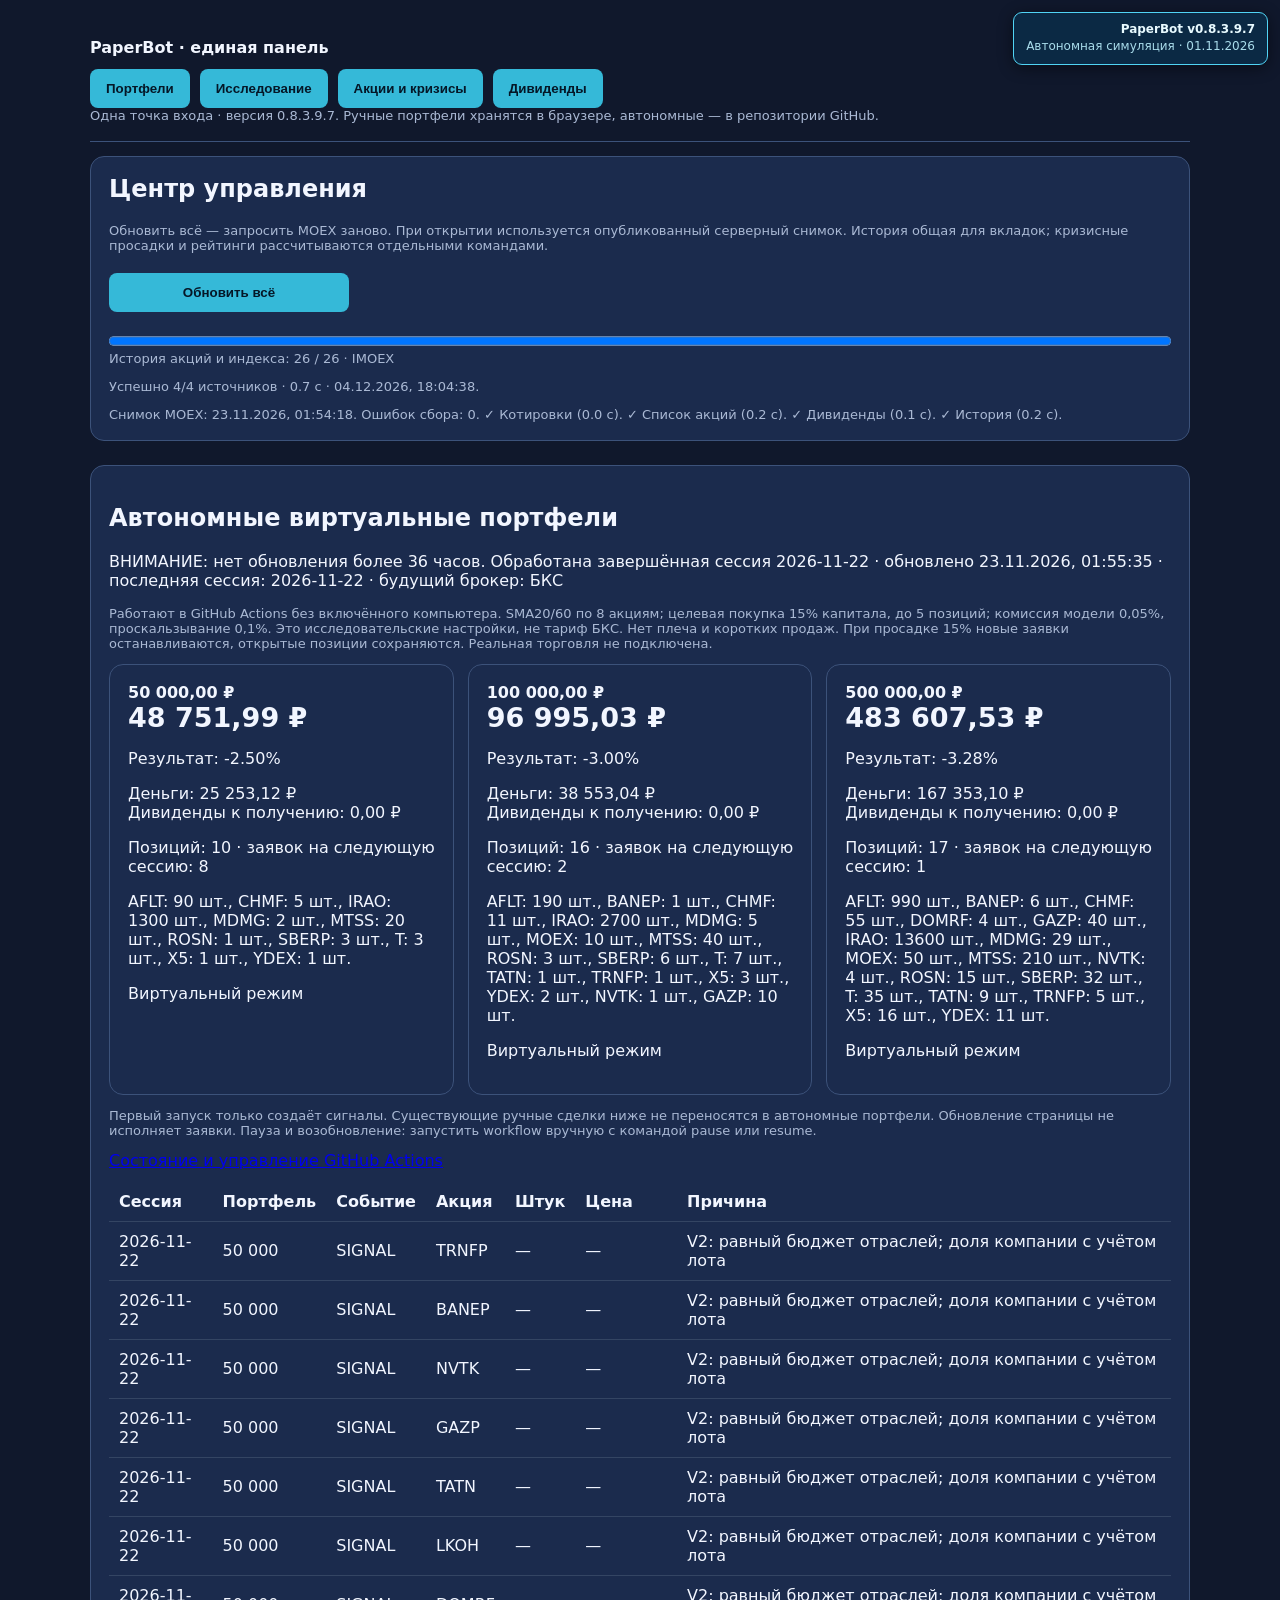
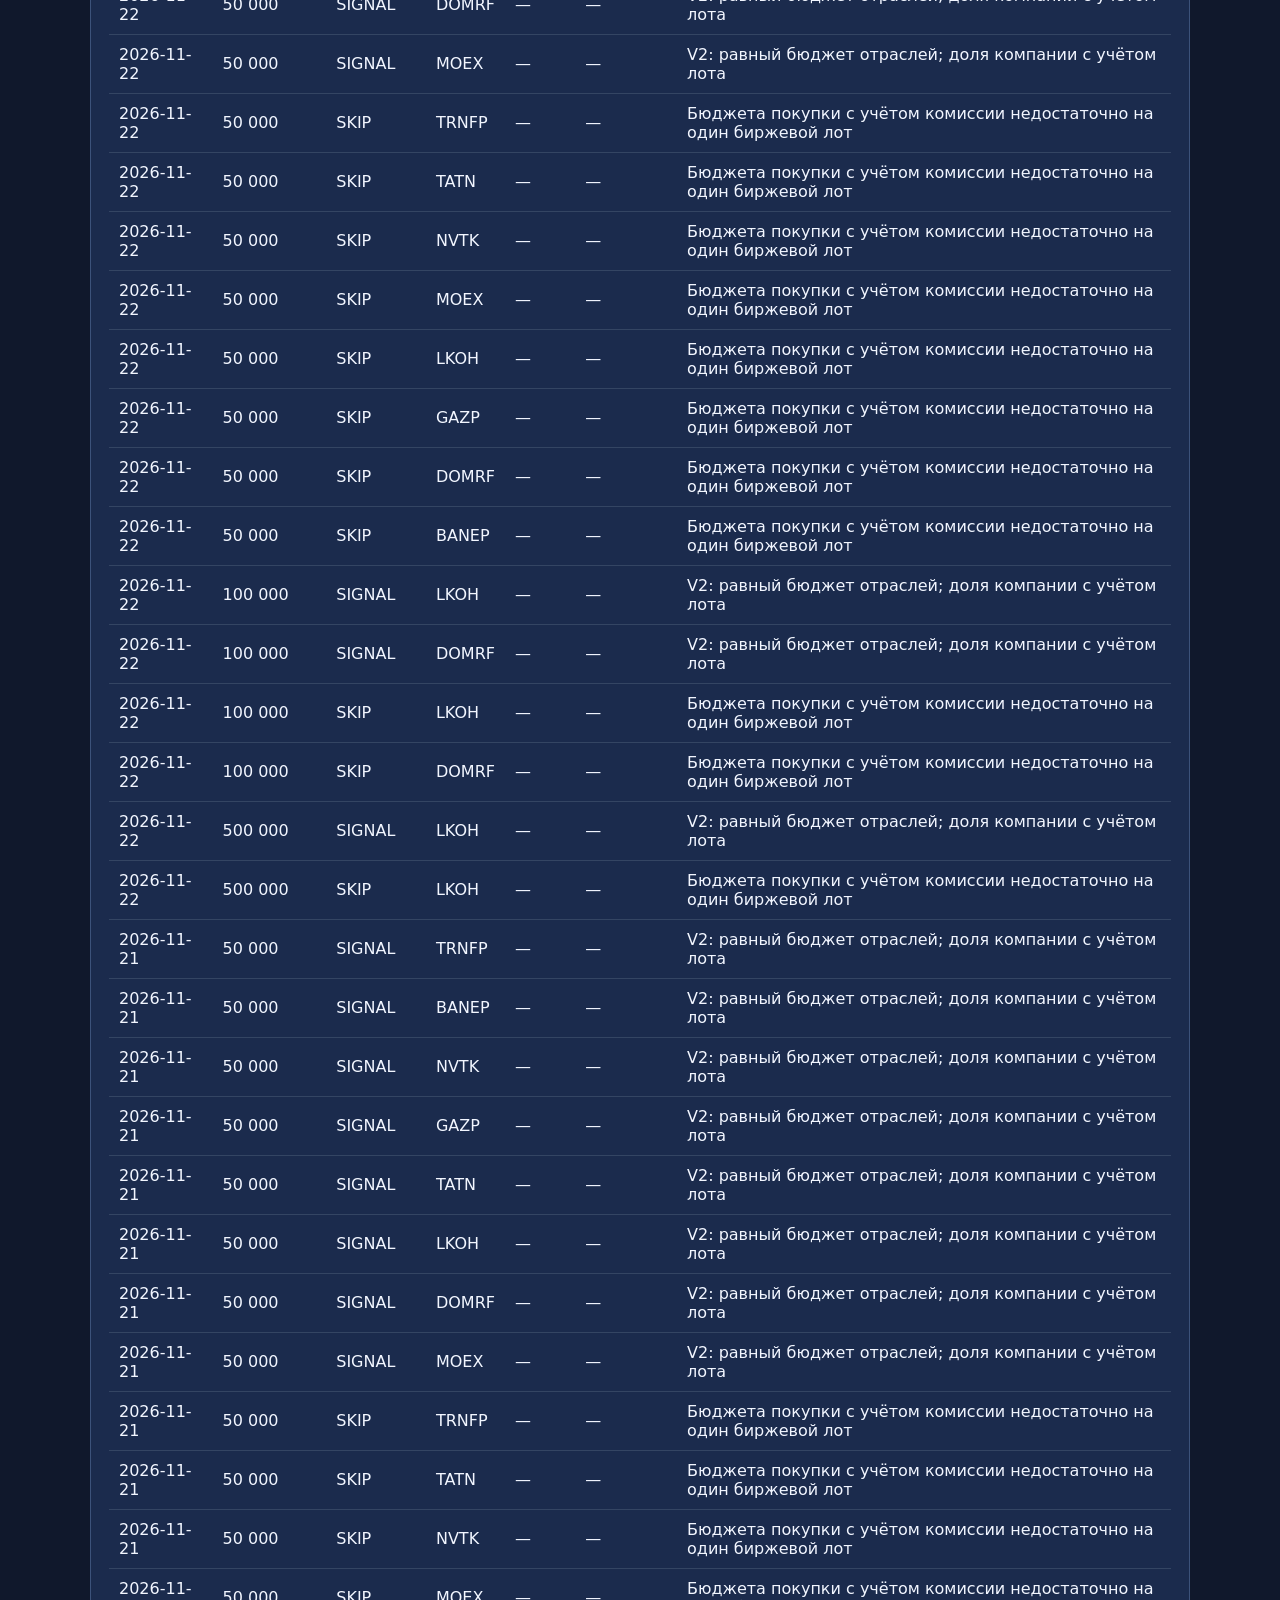
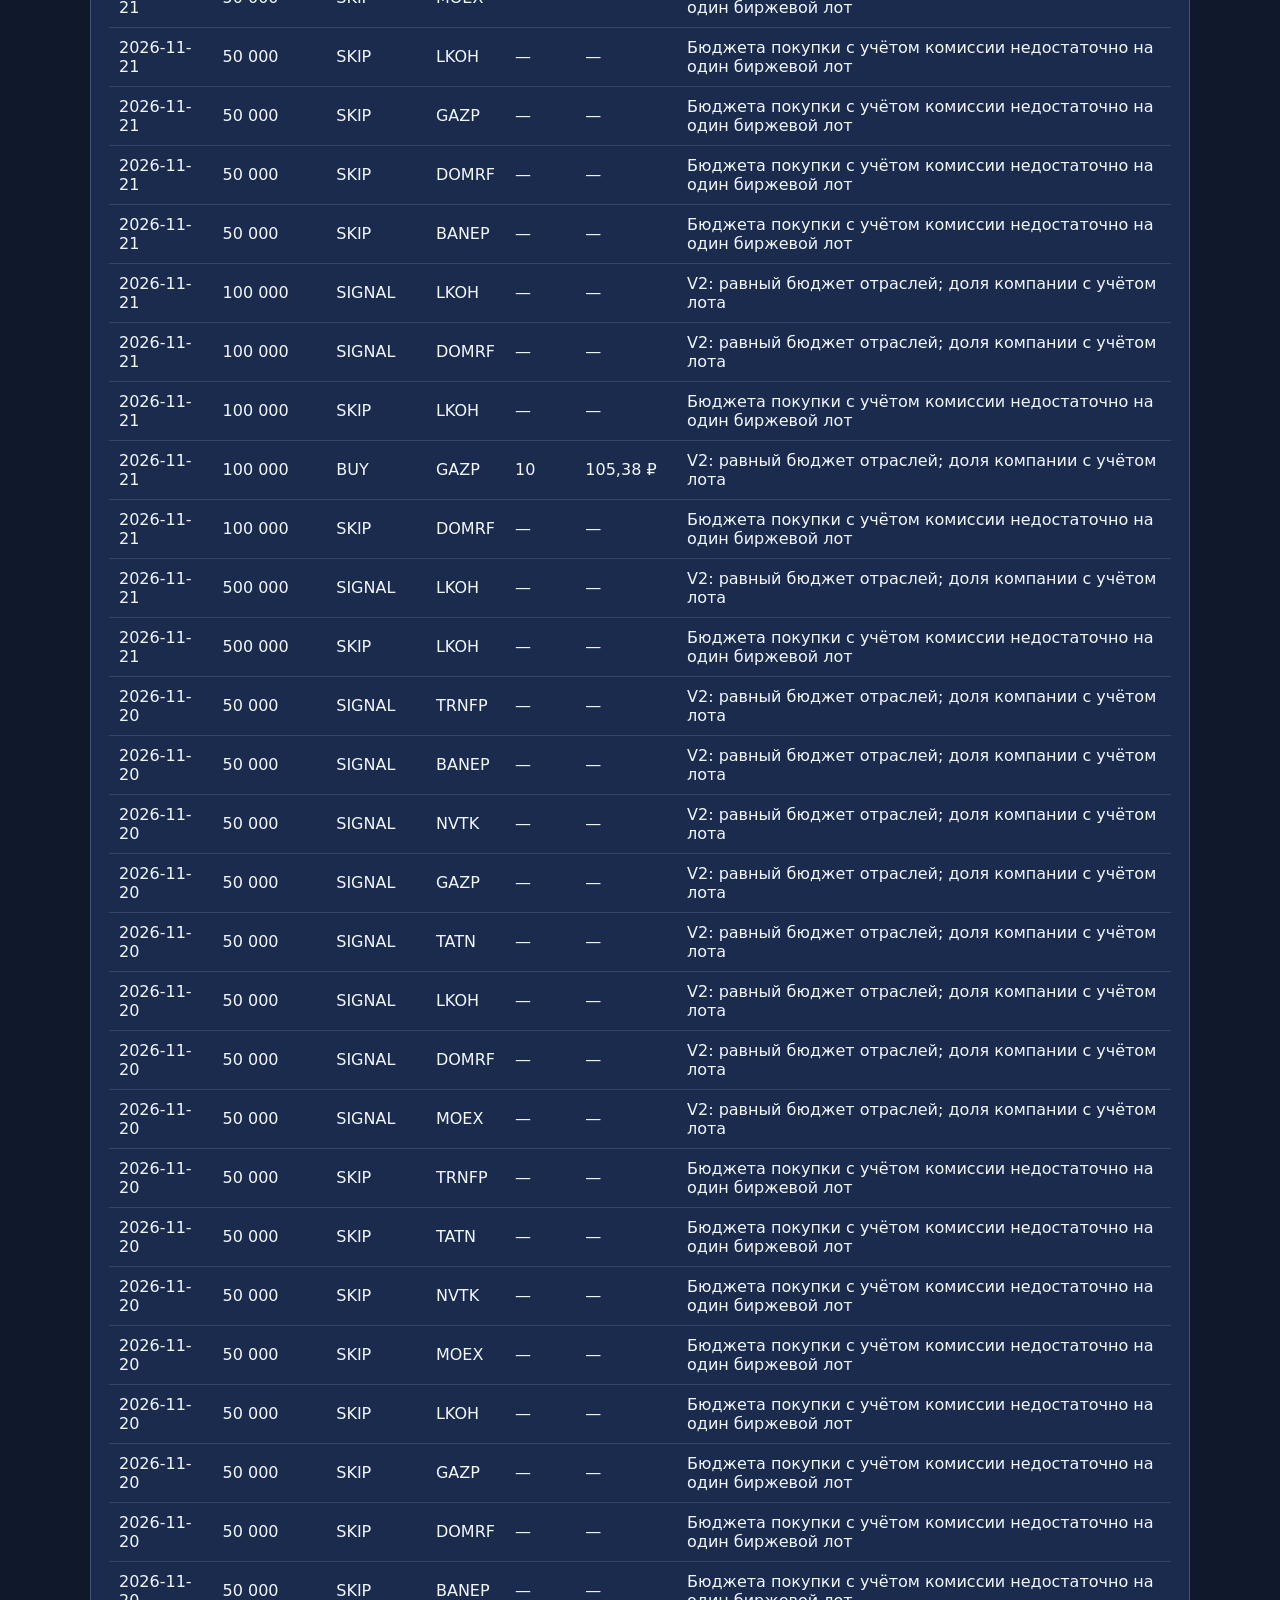
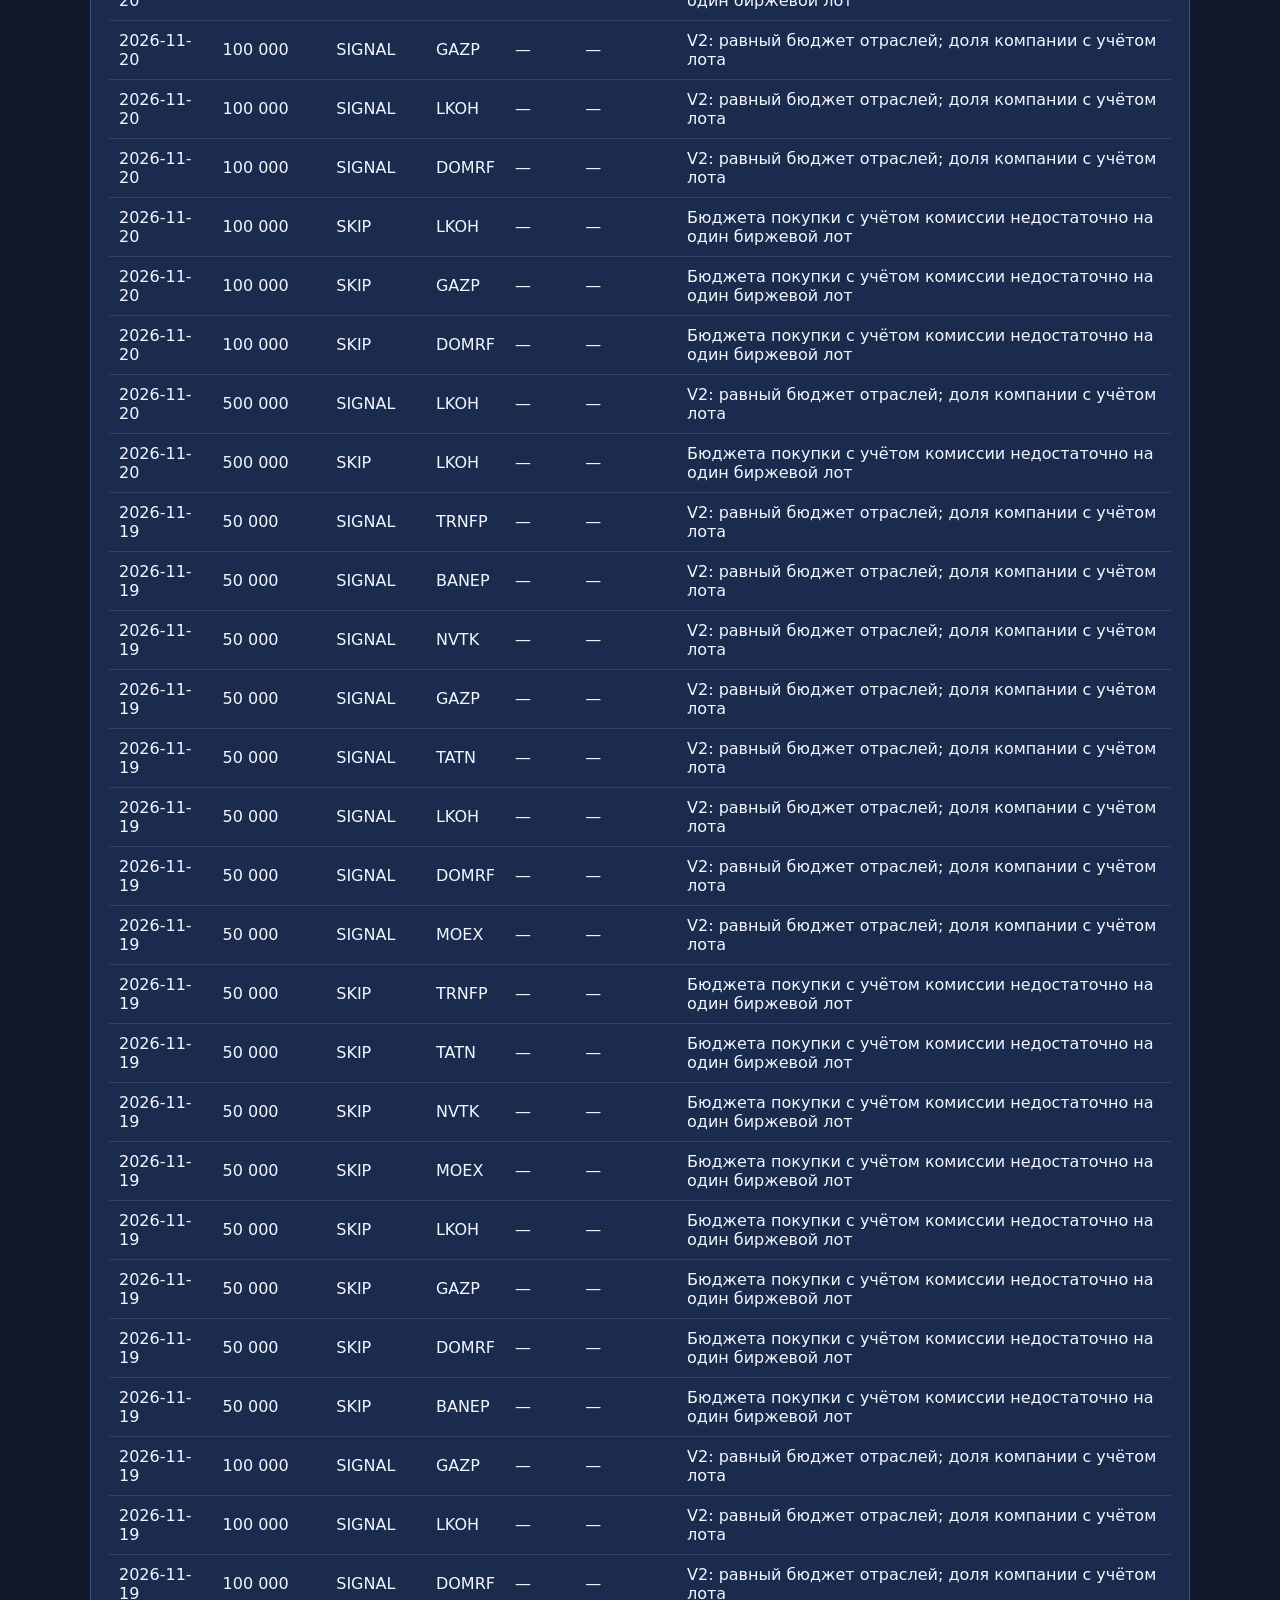
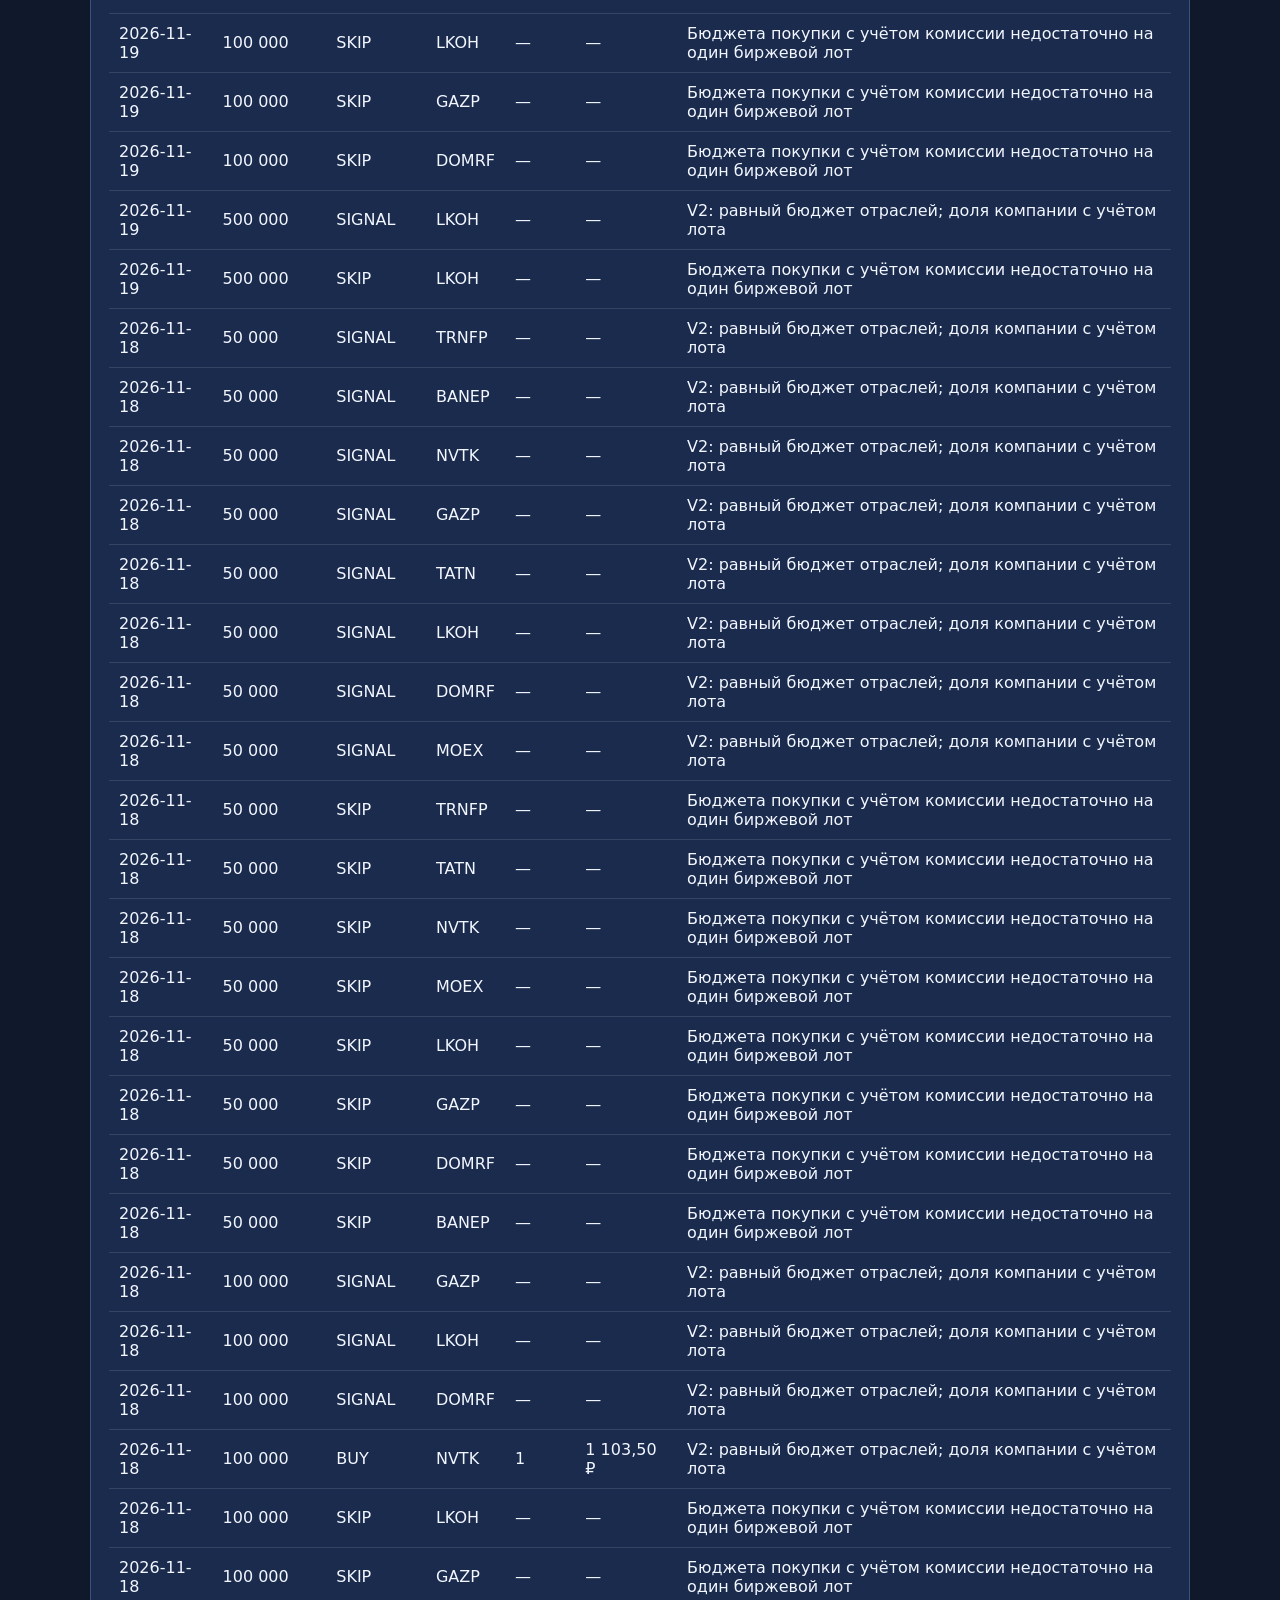
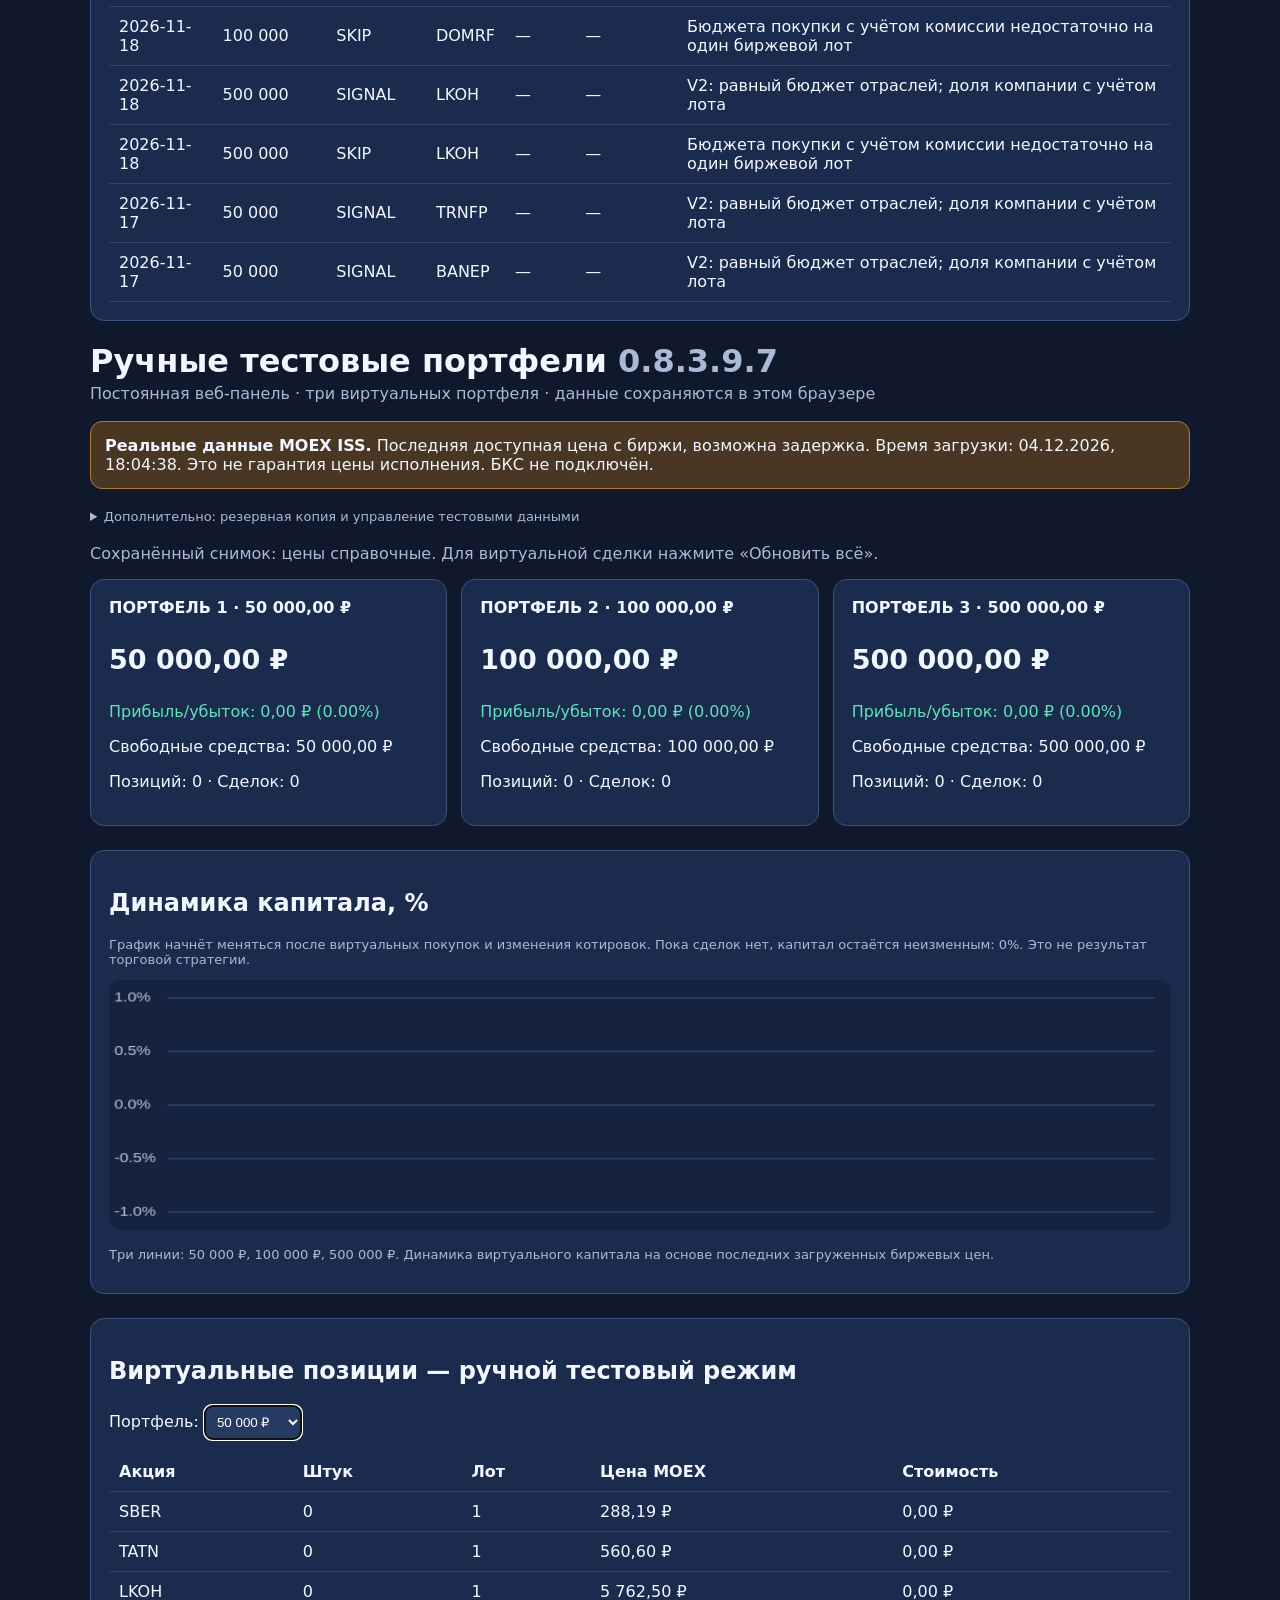
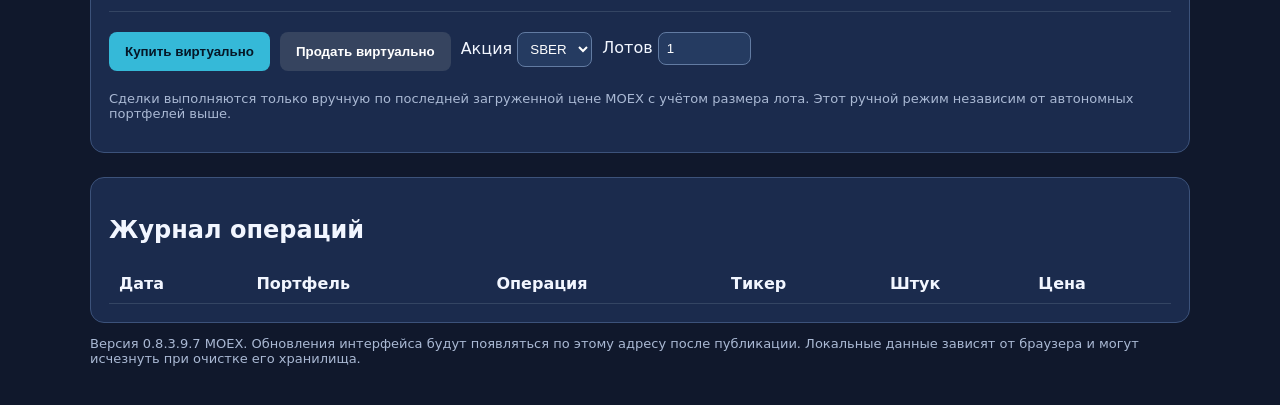
<file: manual.html>
<!doctype html><html lang="ru"><head><meta charset="utf-8"><meta http-equiv="Cache-Control" content="no-cache, no-store, must-revalidate"><meta name="viewport" content="width=device-width,initial-scale=1"><title>PaperBot — виртуальные портфели</title><style>body{margin:0;background:#10182c;color:#f2f6ff;font:16px system-ui,Arial}main{max-width:1100px;margin:auto;padding:26px}h1{margin-bottom:4px}.muted{color:#aab9d4}.warn{background:#493623;border:1px solid #aa7c35;padding:14px;border-radius:12px;margin:18px 0}.controls{display:flex;gap:10px;flex-wrap:wrap;margin:20px 0}button{background:#35b9d8;color:#051727;border:0;border-radius:8px;padding:12px 16px;font-weight:bold;cursor:pointer}button.secondary{background:#36445f;color:white}button.danger{background:#d66c92;color:white}.cards{display:grid;grid-template-columns:repeat(auto-fit,minmax(245px,1fr));gap:14px}.card{background:#1b2b4d;border:1px solid #3c527a;border-radius:14px;padding:18px}.money{font-size:27px;font-weight:800}.up{color:#62e0bd}.down{color:#ff9c9c}table{width:100%;border-collapse:collapse;margin-top:12px}td,th{padding:10px;text-align:left;border-bottom:1px solid #344563}section{margin-top:24px}select{padding:8px;background:#253b61;color:white;border:1px solid #627ba2;border-radius:8px}canvas{width:100%;height:250px;background:#152341;border-radius:12px}.small{font-size:13px}</style></head><body><div id="build-stamp" style="position:fixed;top:12px;right:12px;z-index:9999;background:#0b2944;border:1px solid #51d4f5;color:#e8faff;border-radius:9px;padding:8px 12px;font:600 12px/1.45 system-ui,Arial;box-shadow:0 3px 15px #0007;text-align:right" title="Версия опубликованного файла">PaperBot v0.8.3.9.7<br><span style="font-weight:400;color:#a9dceb">Автономная симуляция · 01.11.2026</span></div><main><div style="padding:12px 0 18px;border-bottom:1px solid #3c527a;margin-bottom:14px"><strong>PaperBot · единая панель</strong><div class="controls" style="margin:12px 0 0"><button type="button" onclick="switchTab('portfolio')">Портфели</button><button type="button" onclick="switchTab('research')">Исследование</button><button type="button" onclick="switchTab('market')">Акции и кризисы</button><button type="button" onclick="switchTab('dividends')">Дивиденды</button></div><div class="muted small">Одна точка входа · версия 0.8.3.9.7. Ручные портфели хранятся в браузере, автономные — в репозитории GitHub.</div></div><section class="card" style="margin:12px 0 20px"><h2 style="margin-top:0">Центр управления</h2><p class="muted small">Обновить всё — запросить MOEX заново. При открытии используется опубликованный серверный снимок. История общая для вкладок; кризисные просадки и рейтинги рассчитываются отдельными командами.</p><div class="controls"><button id="refresh-main" type="button" onclick="refreshCenter('live')" style="min-width:240px">Обновить всё</button></div><div style="margin:10px 0"><progress id="refresh-progress" max="100" value="0" style="width:100%;height:18px"></progress><div id="refresh-count" class="muted small">Ожидание запуска</div></div><p id="refresh-status" class="muted small" role="status">Ожидание обновления. Кризисные рейтинги рассчитываются отдельно по выбранному периоду: это длительная операция.</p><div id="refresh-details" class="muted small"></div></section><section id="dividends-view" class="card" style="display:none"><h2>Дивидендная история</h2><p id="dividend-status">Дождитесь загрузки Центра управления.</p><p class="muted small">Источник: Smart-Lab, таблица выплаченных дивидендов. Это справочная история, не подтверждение фактического зачисления. Даты поступления на счёт неизвестны; в модели используется реестр + 30 календарных дней, до налогов. Отсутствие записей не означает отсутствие выплат. Доходность по дивидендам не является прогнозом.</p><p>Акция <select id="dividend-filter" onchange="renderDividends()"></select> Год реестра <input id="dividend-year" type="number" min="1990" max="2100" placeholder="Все" oninput="renderDividends()" style="width:100px"></p><details><summary>Пробелы в дивидендной истории</summary><p id="dividend-errors" class="small muted"></p></details><div style="overflow:auto"><table><thead><tr><th>Акция</th><th>Охват</th><th>Записей</th><th>На акцию за 365 дней по реестрам</th></tr></thead><tbody id="dividend-summary"></tbody></table></div><p id="dividend-count"></p><div style="overflow:auto"><table><thead><tr><th>Акция</th><th>Период</th><th>Последний день покупки</th><th>Реестр</th><th>На акцию, до налогов</th><th>Дата поступления</th><th>Источник</th></tr></thead><tbody id="dividend-rows"></tbody></table></div></section><div id="legacy-portfolio"><section class="card"><h2>Автономные виртуальные портфели</h2><p id="auto-health" role="status">Загрузка состояния бота…</p><p class="muted small">Работают в GitHub Actions без включённого компьютера. SMA20/60 по 8 акциям; целевая покупка 15% капитала, до 5 позиций; комиссия модели 0,05%, проскальзывание 0,1%. Это исследовательские настройки, не тариф БКС. Нет плеча и коротких продаж. При просадке 15% новые заявки останавливаются, открытые позиции сохраняются. Реальная торговля не подключена.</p><div id="auto-cards" class="cards"></div><p class="muted small">Первый запуск только создаёт сигналы. Существующие ручные сделки ниже не переносятся в автономные портфели. Обновление страницы не исполняет заявки. Пауза и возобновление: запустить workflow вручную с командой pause или resume.</p><a href="https://github.com/pirhavko85-droid/paperbot/actions/workflows/update-data.yml" target="_blank" rel="noopener">Состояние и управление GitHub Actions</a><div style="overflow:auto"><table><thead><tr><th>Сессия</th><th>Портфель</th><th>Событие</th><th>Акция</th><th>Штук</th><th>Цена</th><th>Причина</th></tr></thead><tbody id="auto-ledger"></tbody></table></div></section><h1>Ручные тестовые портфели <span class="muted">0.8.3.9.7</span></h1><div class="muted">Постоянная веб-панель · три виртуальных портфеля · данные сохраняются в этом браузере</div><div class="warn" id="marketWarning"><b>MOEX ISS.</b> Загрузка котировок. Торговые операции только виртуальные; БКС не подключён. Если биржа закрыта, отображается последняя доступная цена.</div><div class="controls"><details style="width:100%"><summary class="muted small" style="cursor:pointer">Дополнительно: резервная копия и управление тестовыми данными</summary><div class="controls"><button class="secondary" onclick="download()">Скачать журнал CSV</button><button class="danger" onclick="reset()">Сбросить портфели</button></div><p class="muted small">CSV — резервная копия журнала операций. Сброс удаляет виртуальные сделки только в этом браузере.</p></details></div><p id="status" class="muted"></p><div id="cards" class="cards"></div><section class="card"><h2>Динамика капитала, %</h2><p class="muted small">График начнёт меняться после виртуальных покупок и изменения котировок. Пока сделок нет, капитал остаётся неизменным: 0%. Это не результат торговой стратегии.</p><canvas id="chart" width="1000" height="280"></canvas><p class="small muted">Три линии: 50 000 ₽, 100 000 ₽, 500 000 ₽. Динамика виртуального капитала на основе последних загруженных биржевых цен.</p></section><section class="card"><h2>Виртуальные позиции — ручной тестовый режим</h2><label>Портфель: <select id="portfolio" onchange="render()"><option value="0">50 000 ₽</option><option value="1">100 000 ₽</option><option value="2">500 000 ₽</option></select></label><div id="positions"></div><div class="controls"><button onclick="trade('buy')">Купить виртуально</button><button class="secondary" onclick="trade('sell')">Продать виртуально</button><label>Акция <select id="ticker"><option>SBER</option><option>TATN</option><option>LKOH</option></select></label><label>Лотов <input id="lots" type="number" min="1" step="1" value="1" style="width:75px;padding:8px;background:#253b61;color:white;border:1px solid #627ba2;border-radius:8px"></label></div><p class="small muted">Сделки выполняются только вручную по последней загруженной цене MOEX с учётом размера лота. Этот ручной режим независим от автономных портфелей выше.</p></section><section class="card"><h2>Журнал операций</h2><div id="trades"></div></section><p class="muted small">Версия 0.8.3.9.7 MOEX. Обновления интерфейса будут появляться по этому адресу после публикации. Локальные данные зависят от браузера и могут исчезнуть при очистке его хранилища.</p></div><section id="unified-view" style="display:none"><h2 id="unified-title"></h2><p id="unified-note" class="muted"></p></section></main><script src="config.js?v=08397"></script><script src="data.js?v=08397"></script><script>
const KEY='paperbot_moex_v05',starts=[50000,100000,500000],symbols=['SBER','TATN','LKOH'];
let s;try{s=JSON.parse(localStorage.getItem(KEY))}catch(e){}
if(!s||!Array.isArray(s.p)||s.p.length!==3)s={prices:[null,null,null],lots:[1,1,1],asof:null,p:starts.map(v=>({cash:v,qty:[0,0,0],history:[v],trades:[]}))};
let quoteValid=false;
const fmt=n=>Number.isFinite(n)?n.toLocaleString('ru-RU',{minimumFractionDigits:2,maximumFractionDigits:2})+' ₽':'—';
const val=p=>p.cash+p.qty.reduce((a,q,i)=>a+q*(Number.isFinite(s.prices[i])?s.prices[i]:0),0);
function save(){try{localStorage.setItem(KEY,JSON.stringify(s))}catch(e){show('Не удалось сохранить данные: '+e.message)}}
function show(t){document.getElementById('status').textContent=t}
function reset(){if(!confirm('Удалить все виртуальные сделки и портфели этой версии в данном браузере?'))return;localStorage.removeItem(KEY);location.reload()}
function parseBlock(block){return (block?.data||[]).map(r=>Object.fromEntries(block.columns.map((c,i)=>[c,r[i]])))}
async function loadQuotes(){
quoteValid=false;show('Запрашиваю котировки у Московской биржи…');
const url='https://iss.moex.com/iss/engines/stock/markets/shares/boards/TQBR/securities.json?iss.meta=off&iss.only=securities,marketdata&securities.columns=SECID,LOTSIZE&marketdata.columns=SECID,LAST,MARKETPRICE,LCURRENTPRICE,UPDATETIME,TRADINGSTATUS';
try{
const controller=new AbortController(),timer=setTimeout(()=>controller.abort(),12000);
let resp;try{resp={ok:true,json:()=>PaperBotData.json(url)}}finally{clearTimeout(timer)}
if(!resp.ok)throw Error('HTTP '+resp.status);
const json=await resp.json(),sec=parseBlock(json.securities),md=parseBlock(json.marketdata);
let count=0;symbols.forEach((symbol,i)=>{
const info=sec.find(r=>r.SECID===symbol),m=md.find(r=>r.SECID===symbol);
const p=[m?.LAST,m?.MARKETPRICE,m?.LCURRENTPRICE].find(v=>Number.isFinite(v)&&v>0);
if(Number.isFinite(p)&&p>0&&Number.isInteger(info?.LOTSIZE)&&info.LOTSIZE>0){s.prices[i]=p;s.lots[i]=info.LOTSIZE;count++}
});
if(count!==symbols.length)throw Error('Биржа вернула цены не для всех акций ('+count+'/'+symbols.length+')');
s.asof=new Date().toISOString();quoteValid=true;save();render();
document.getElementById('marketWarning').innerHTML='<b>Реальные данные MOEX ISS.</b> Последняя доступная цена с биржи, возможна задержка. Время загрузки: '+new Date(s.asof).toLocaleString('ru-RU')+'. Это не гарантия цены исполнения. БКС не подключён.';
show('MOEX ISS: получены цены '+symbols.join(', ')+'. Время загрузки: '+new Date(s.asof).toLocaleString('ru-RU'));
}catch(e){render();document.getElementById('marketWarning').innerHTML='<b>Нет подтверждённых свежих котировок.</b> '+String(e.message).replaceAll('<','&lt;')+'. Виртуальные операции заблокированы до успешного обновления. Сохранённые цены, если есть, показаны только для справки.';show('Ошибка загрузки MOEX: '+e.message)}
}
function trade(side){
if(!quoteValid){alert('Сначала успешно обновите котировки MOEX.');return}
const k=Number(document.getElementById('portfolio').value),i=symbols.indexOf(document.getElementById('ticker').value),n=Number(document.getElementById('lots').value);
if(!Number.isSafeInteger(n)||n<1||i<0)return alert('Укажите целое положительное число лотов.');
const q=n*s.lots[i],price=s.prices[i],cost=q*price,p=s.p[k];
if(side==='buy'&&cost>p.cash+1e-6)return alert('Недостаточно виртуальных средств.');
if(side==='sell'&&q>p.qty[i])return alert('Недостаточно акций для продажи.');
if(!confirm((side==='buy'?'Купить':'Продать')+' '+q+' шт. '+symbols[i]+' по '+fmt(price)+' на сумму '+fmt(cost)+'?'))return;
p.cash+=(side==='buy'?-cost:cost);p.qty[i]+=(side==='buy'?q:-q);
p.trades.push({date:new Date().toISOString(),type:side==='buy'?'ПОКУПКА':'ПРОДАЖА',ticker:symbols[i],qty:q,price});
s.p.forEach(pp=>pp.history.push(val(pp)));save();render();
}
function render(){
document.getElementById('cards').innerHTML=s.p.map((p,i)=>{const v=val(p),gain=v-starts[i],pct=gain/starts[i]*100;return '<div class="card"><b>ПОРТФЕЛЬ '+(i+1)+' · '+fmt(starts[i])+'</b><p class="money">'+fmt(v)+'</p><p class="'+(gain>=0?'up':'down')+'">Прибыль/убыток: '+fmt(gain)+' ('+pct.toFixed(2)+'%)</p><p>Свободные средства: '+fmt(p.cash)+'</p><p>Позиций: '+p.qty.filter(Boolean).length+' · Сделок: '+p.trades.length+'</p></div>'}).join('');
let k=Number(document.getElementById('portfolio').value),p=s.p[k];
document.getElementById('positions').innerHTML='<table><tr><th>Акция</th><th>Штук</th><th>Лот</th><th>Цена MOEX</th><th>Стоимость</th></tr>'+symbols.map((sym,i)=>'<tr><td>'+sym+'</td><td>'+p.qty[i]+'</td><td>'+s.lots[i]+'</td><td>'+fmt(s.prices[i])+'</td><td>'+fmt(p.qty[i]*s.prices[i])+'</td></tr>').join('')+'</table>';
document.getElementById('trades').innerHTML='<table><tr><th>Дата</th><th>Портфель</th><th>Операция</th><th>Тикер</th><th>Штук</th><th>Цена</th></tr>'+s.p.flatMap((p,i)=>p.trades.map(t=>({...t,portfolio:i+1}))).sort((a,b)=>b.date.localeCompare(a.date)).slice(0,80).map(t=>'<tr><td>'+new Date(t.date).toLocaleString('ru-RU')+'</td><td>'+t.portfolio+'</td><td>'+t.type+'</td><td>'+t.ticker+'</td><td>'+t.qty+'</td><td>'+fmt(t.price)+'</td></tr>').join('')+'</table>';
draw();
}
function draw(){const c=document.getElementById('chart'),ctx=c.getContext('2d'),w=c.width,h=c.height;ctx.clearRect(0,0,w,h);const all=s.p.flatMap((p,i)=>p.history.map(v=>(v/starts[i]-1)*100));let lo=Math.min(-1,...all),hi=Math.max(1,...all);if(hi===lo)hi++;ctx.strokeStyle='#425574';ctx.lineWidth=1;for(let j=0;j<5;j++){const y=20+(h-40)*j/4;ctx.beginPath();ctx.moveTo(55,y);ctx.lineTo(w-15,y);ctx.stroke();ctx.fillStyle='#bdc9df';ctx.font='15px sans-serif';ctx.fillText((hi-(hi-lo)*j/4).toFixed(1)+'%',5,y+4)}['#4fd5f2','#72e2ac','#ffbe6e'].forEach((color,i)=>{const a=s.p[i].history;ctx.strokeStyle=color;ctx.lineWidth=3;ctx.beginPath();a.forEach((v,j)=>{let x=55+(w-75)*j/Math.max(1,a.length-1),y=20+(h-40)*(hi-(v/starts[i]-1)*100)/(hi-lo);j?ctx.lineTo(x,y):ctx.moveTo(x,y)});ctx.stroke()})}
function download(){const rows=[['date','portfolio_rub','side','ticker','qty','price_rub']];s.p.forEach((p,i)=>p.trades.forEach(t=>rows.push([t.date,starts[i],t.type,t.ticker,t.qty,t.price.toFixed(2)])));const csv='\ufeff'+rows.map(a=>a.join(';')).join('\r\n'),blob=new Blob([csv],{type:'text/csv;charset=utf-8'}),a=document.createElement('a');a.href=URL.createObjectURL(blob);a.download='paperbot_moex_trades.csv';a.click();setTimeout(()=>URL.revokeObjectURL(a.href),1000)}
</script><script src="dividends-core.js?v=08397"></script><script src="dividends-ui.js?v=08397"></script><script src="center.js?v=08397"></script></body></html>
</file>
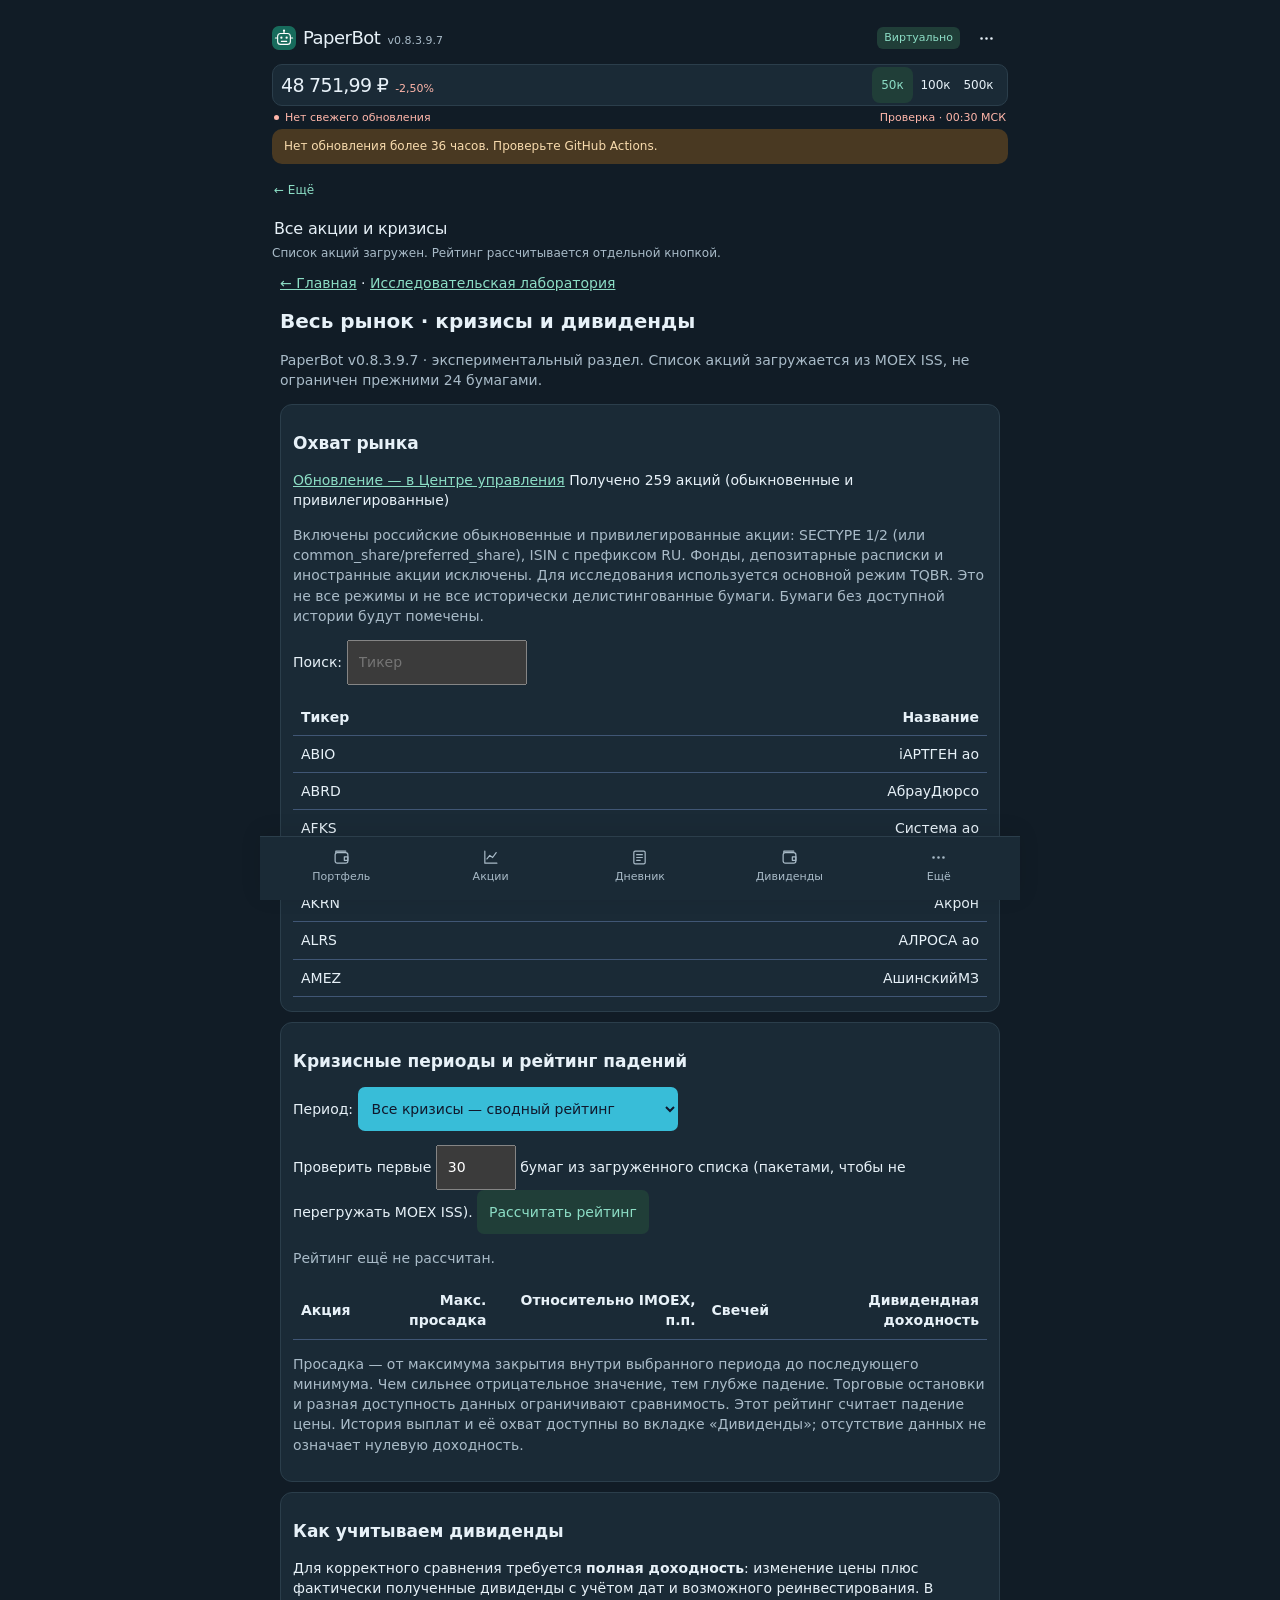
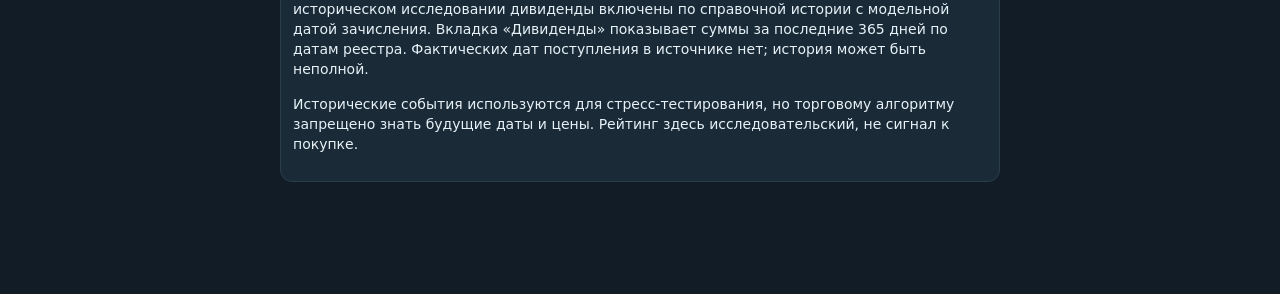
<file: market.html>
<!doctype html><html lang="ru"><meta charset="utf-8"><meta http-equiv="Cache-Control" content="no-cache, no-store, must-revalidate"><meta name="viewport" content="width=device-width,initial-scale=1"><title>PaperBot · Весь рынок и кризисы</title><style>body{background:#10182c;color:#edf4ff;font:15px system-ui;margin:0}main{max-width:1200px;margin:auto;padding:24px}a{color:#65d8f3}.card{background:#1d2e50;border:1px solid #385477;border-radius:12px;padding:18px;margin:15px 0}button,select{padding:10px;background:#38bdd8;border:0;border-radius:7px;color:#10182c;font-weight:600}table{border-collapse:collapse;width:100%}td,th{border-bottom:1px solid #405675;padding:8px;text-align:right}td:first-child,th:first-child{text-align:left}.scroll{overflow:auto}.muted{color:#b9c8df}input{width:80px;padding:10px}</style><link rel="stylesheet" href="mobile-modules.css?v=08397"><main><a href="./">← Главная</a> · <a href="research.html">Исследовательская лаборатория</a><h1>Весь рынок · кризисы и дивиденды</h1><p class="muted">PaperBot v0.8.3.9.7 · экспериментальный раздел. Список акций загружается из MOEX ISS, не ограничен прежними 24 бумагами.</p><section class="card"><h2>Охват рынка</h2><a href="./">Обновление — в Центре управления</a> <span id="universeStatus">Ожидание</span><p class="muted">Включены российские обыкновенные и привилегированные акции: SECTYPE 1/2 (или common_share/preferred_share), ISIN с префиксом RU. Фонды, депозитарные расписки и иностранные акции исключены. Для исследования используется основной режим TQBR. Это не все режимы и не все исторически делистингованные бумаги. Бумаги без доступной истории будут помечены.</p><p>Поиск: <input id="filter" oninput="renderUniverse()" placeholder="Тикер" style="width:180px"></p><div class="scroll" style="max-height:300px"><table><thead><tr><th>Тикер</th><th>Название</th></tr></thead><tbody id="universe"></tbody></table></div></section><section class="card"><h2>Кризисные периоды и рейтинг падений</h2><p>Период: <select id="event"><option value="ALL">Все кризисы — сводный рейтинг</option><option value="2022-02-01|2022-04-30">Начало СВО · февраль–апрель 2022</option><option value="2022-09-01|2022-11-30">Мобилизация · сентябрь–ноябрь 2022</option><option value="2024-07-01|2024-12-31">Высокая ставка · июль–декабрь 2024</option><option value="2020-02-01|2020-05-31">Пандемия · февраль–май 2020</option><option value="2008-01-01|2009-03-31">Мировой кризис · 2008–2009</option></select></p><p>Проверить первые <input type="number" id="limit" min="5" max="100" value="30"> бумаг из загруженного списка (пакетами, чтобы не перегружать MOEX ISS). <button onclick="analyze()">Рассчитать рейтинг</button></p><p id="status" class="muted">Рейтинг ещё не рассчитан.</p><div class="scroll"><table><thead><tr><th>Акция</th><th>Макс. просадка</th><th>Относительно IMOEX, п.п.</th><th>Свечей</th><th>Дивидендная доходность</th></tr></thead><tbody id="ranking"></tbody></table></div><p class="muted">Просадка — от максимума закрытия внутри выбранного периода до последующего минимума. Чем сильнее отрицательное значение, тем глубже падение. Торговые остановки и разная доступность данных ограничивают сравнимость. Этот рейтинг считает падение цены. История выплат и её охват доступны во вкладке «Дивиденды»; отсутствие данных не означает нулевую доходность.</p></section><section class="card"><h2>Как учитываем дивиденды</h2><p>Для корректного сравнения требуется <b>полная доходность</b>: изменение цены плюс фактически полученные дивиденды с учётом дат и возможного реинвестирования. В историческом исследовании дивиденды включены по справочной истории с модельной датой зачисления. Вкладка «Дивиденды» показывает суммы за последние 365 дней по датам реестра. Фактических дат поступления в источнике нет; история может быть неполной.</p><p>Исторические события используются для стресс-тестирования, но торговому алгоритму запрещено знать будущие даты и цены. Рейтинг здесь исследовательский, не сигнал к покупке.</p></section></main><script src="config.js?v=08397"></script><script src="data.js?v=08397"></script><script src="candles.js?v=08397"></script><script>
let universe=[];
const esc=s=>String(s??'').replace(/[&<>"]/g,c=>({'&':'&amp;','<':'&lt;','>':'&gt;','"':'&quot;'}[c]));
async function loadUniverse(){document.getElementById('universeStatus').textContent='Загрузка…';let all=[];try{for(let start=0;start<1;start++){const u='https://iss.moex.com/iss/engines/stock/markets/shares/boards/TQBR/securities.json?iss.meta=off&start='+start;const j=await PaperBotData.json(u),b=j.securities;if(!b?.data)throw Error('Нет таблицы securities');const a=b.data.map(row=>Object.fromEntries(b.columns.map((k,i)=>[k,row[i]])));all.push(...a);if(a.length<100)break}universe=[...new Map(all.filter(x=>PaperBotConfig.isRussianShare(x)).map(x=>[x.SECID,{ticker:x.SECID,name:x.SHORTNAME||x.SECNAME||''}])).values()].sort((a,b)=>a.ticker.localeCompare(b.ticker));document.getElementById('universeStatus').textContent='Получено '+universe.length+' акций (обыкновенные и привилегированные)';renderUniverse()}catch(e){document.getElementById('universeStatus').textContent='Ошибка: '+e.message}}
function renderUniverse(){const q=document.getElementById('filter').value.toUpperCase();document.getElementById('universe').innerHTML=universe.filter(x=>(x.ticker+' '+x.name).toUpperCase().includes(q)).map(x=>'<tr><td>'+esc(x.ticker)+'</td><td>'+esc(x.name)+'</td></tr>').join('')}
async function candles(t,from,to,index=false){return loadCandles(index?'IMOEX':t,from,to)}
function drawdown(a){let peak=0,dd=0;for(const x of a){peak=Math.max(peak,x.close);dd=Math.min(dd,x.close/peak-1)}return dd}
async function analyzeAll(){const status=document.getElementById('status'),events=[['2022-02-01','2022-04-30'],['2022-09-01','2022-11-30'],['2024-07-01','2024-12-31'],['2020-02-01','2020-05-31'],['2008-01-01','2009-03-31']];let checked=0,missing=0;const limit=Math.max(5,Math.min(100,Number(document.getElementById('limit').value)||30)),rows=[];status.textContent='Сводный рейтинг: загрузка кризисных периодов…';for(const [from,to] of events){let index=[];try{index=await candles('IMOEX',from,to,true)}catch(e){status.textContent='Ошибка загрузки индекса: '+e.message;return}const bm=index.length>=5?drawdown(index):null;for(const x of universe.slice(0,limit)){status.textContent='Сводный рейтинг: '+(++checked)+' / '+(events.length*limit);try{const a=await candles(x.ticker,from,to);if(a.length>=5)rows.push({ticker:x.ticker,period:from,dd:drawdown(a),diff:bm===null?null:(drawdown(a)-bm)*100});else missing++}catch(e){missing++;status.textContent='Ошибка '+x.ticker+': '+e.message+'; продолжаю'}}}const by=new Map();for(const row of rows){let x=by.get(row.ticker);if(!x){x={ticker:row.ticker,dd:Infinity,period:'',n:0,diff:null};by.set(row.ticker,x)}x.n++;if(row.dd<x.dd){x.dd=row.dd;x.period=row.period;x.diff=row.diff}}const sorted=[...by.values()].sort((a,b)=>a.dd-b.dd);document.getElementById('ranking').innerHTML=sorted.map(x=>'<tr><td>'+esc(x.ticker)+' ('+x.period+', '+x.n+' периодов)</td><td>'+(100*x.dd).toFixed(2)+'%</td><td>'+(x.diff===null?'—':x.diff.toFixed(2))+'</td><td>'+x.n+' периодов</td><td>см. вкладку «Дивиденды»</td></tr>').join('')||'<tr><td colspan="5">Нет достаточной истории для выбранных акций</td></tr>';status.textContent='Сводный рейтинг: '+sorted.length+' акций с доступной историей из '+limit+' проверенных; максимум падения по каждому инструменту среди пяти кризисов. Данные могут быть неполными. Ошибок или недостаточно данных: '+missing+'.'}
async function analyze(){if(!universe.length){document.getElementById('status').textContent='Список акций пуст. Запустите «Обновить всё» в Центре управления. Расчёт не запущен.';return}const selected=document.getElementById('event').value;if(selected==='ALL'){await analyzeAll();return}const [from,to]=selected.split('|'),max=Math.max(5,Math.min(100,Number(document.getElementById('limit').value)||30)),status=document.getElementById('status');let idx=[];try{idx=await candles('IMOEX',from,to,true)}catch(e){status.textContent='Ошибка индекса: '+e.message;return}const benchmark=idx.length>=5?drawdown(idx):null,results=[];for(const x of universe.slice(0,max)){status.textContent='Проверка '+(results.length+1)+' / '+max+': '+x.ticker;try{const a=await candles(x.ticker,from,to);if(a.length<5)results.push({...x,err:'Недостаточно данных'});else results.push({...x,dd:drawdown(a),n:a.length})}catch(e){results.push({...x,err:e.message})}}results.sort((a,b)=>(a.dd??Infinity)-(b.dd??Infinity));document.getElementById('ranking').innerHTML=results.map(x=>'<tr><td>'+esc(x.ticker)+'</td><td>'+(x.err?esc(x.err):(100*x.dd).toFixed(2)+'%')+'</td><td>'+(x.err||benchmark===null?'—':((x.dd-benchmark)*100).toFixed(2))+'</td><td>'+(x.n||'—')+'</td><td>см. вкладку «Дивиденды»</td></tr>').join('');status.textContent='Проверено '+results.length+' акций. Индекс: '+(benchmark===null?'недостаточно данных':(benchmark*100).toFixed(2)+'%')+'. Это частичный рейтинг, не рейтинг всего рынка.'}
</script><script src="module-ui.js?v=08397"></script></html>
</file>
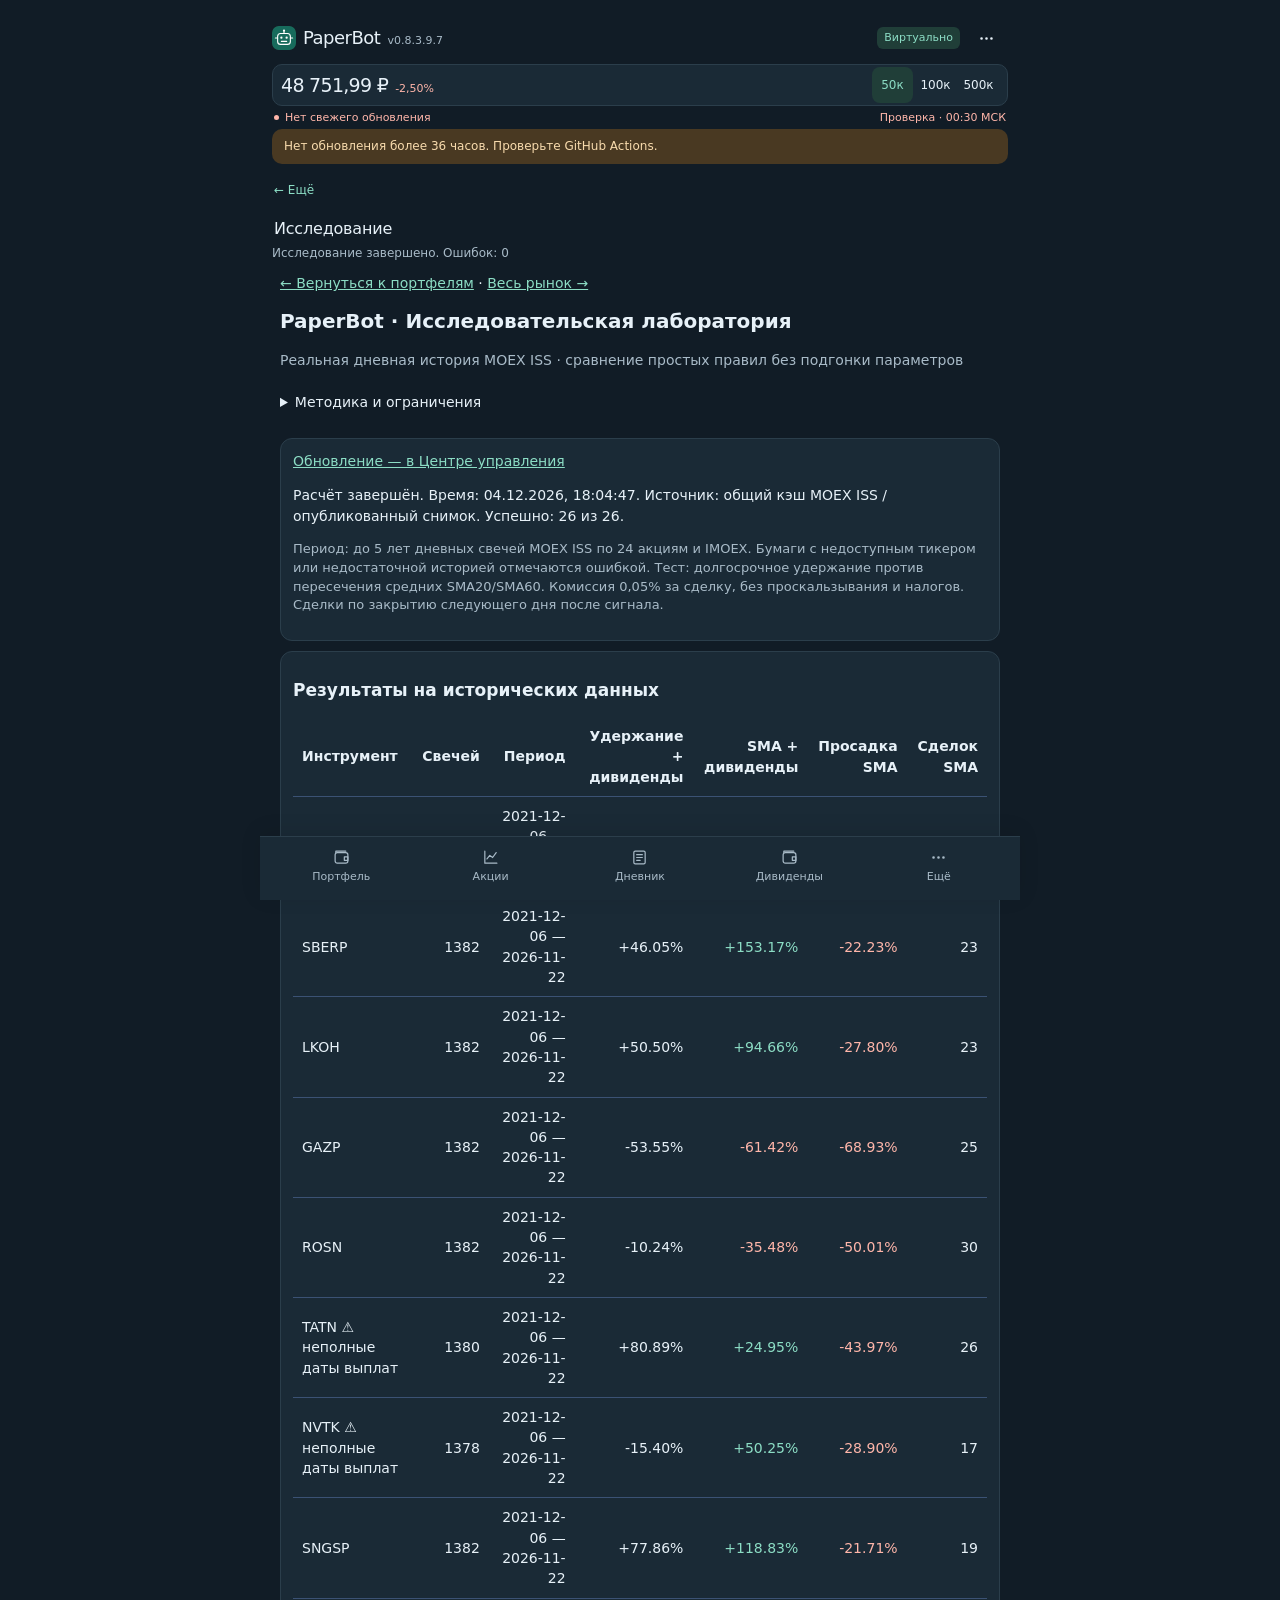
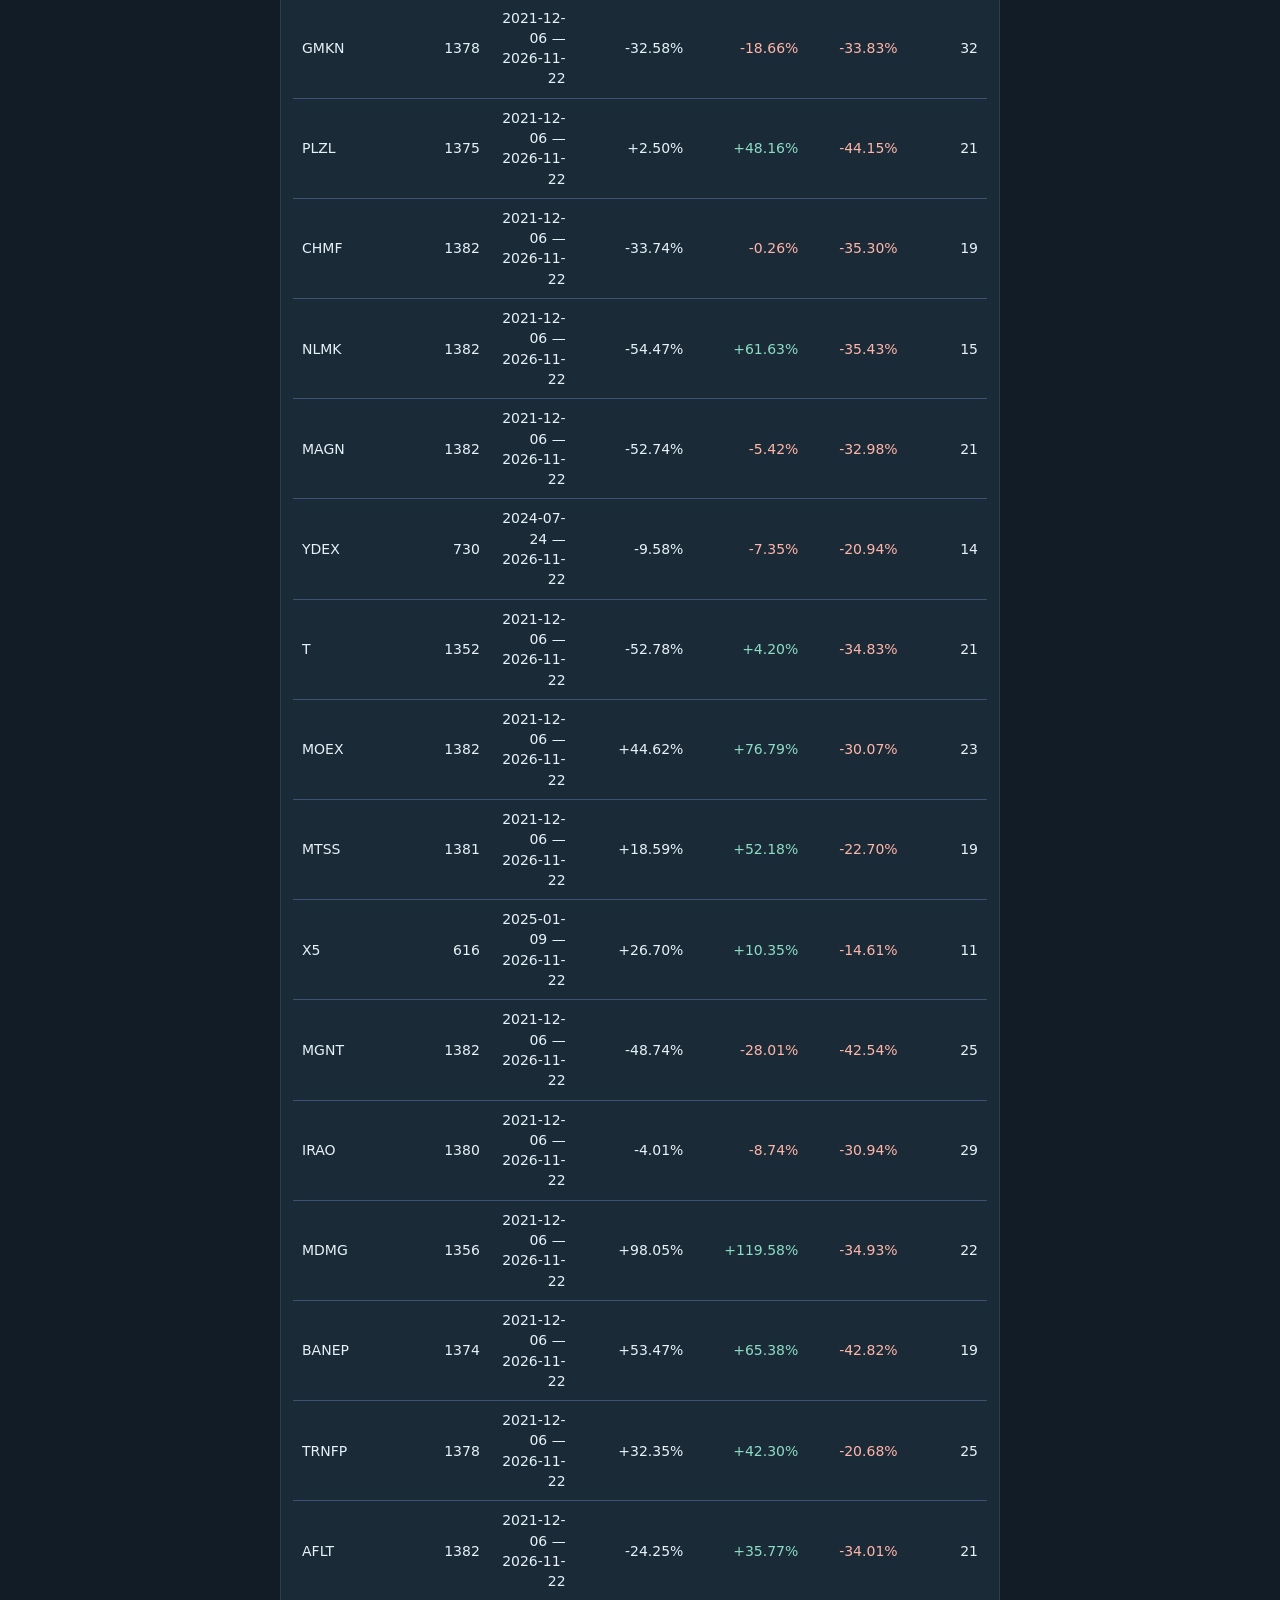
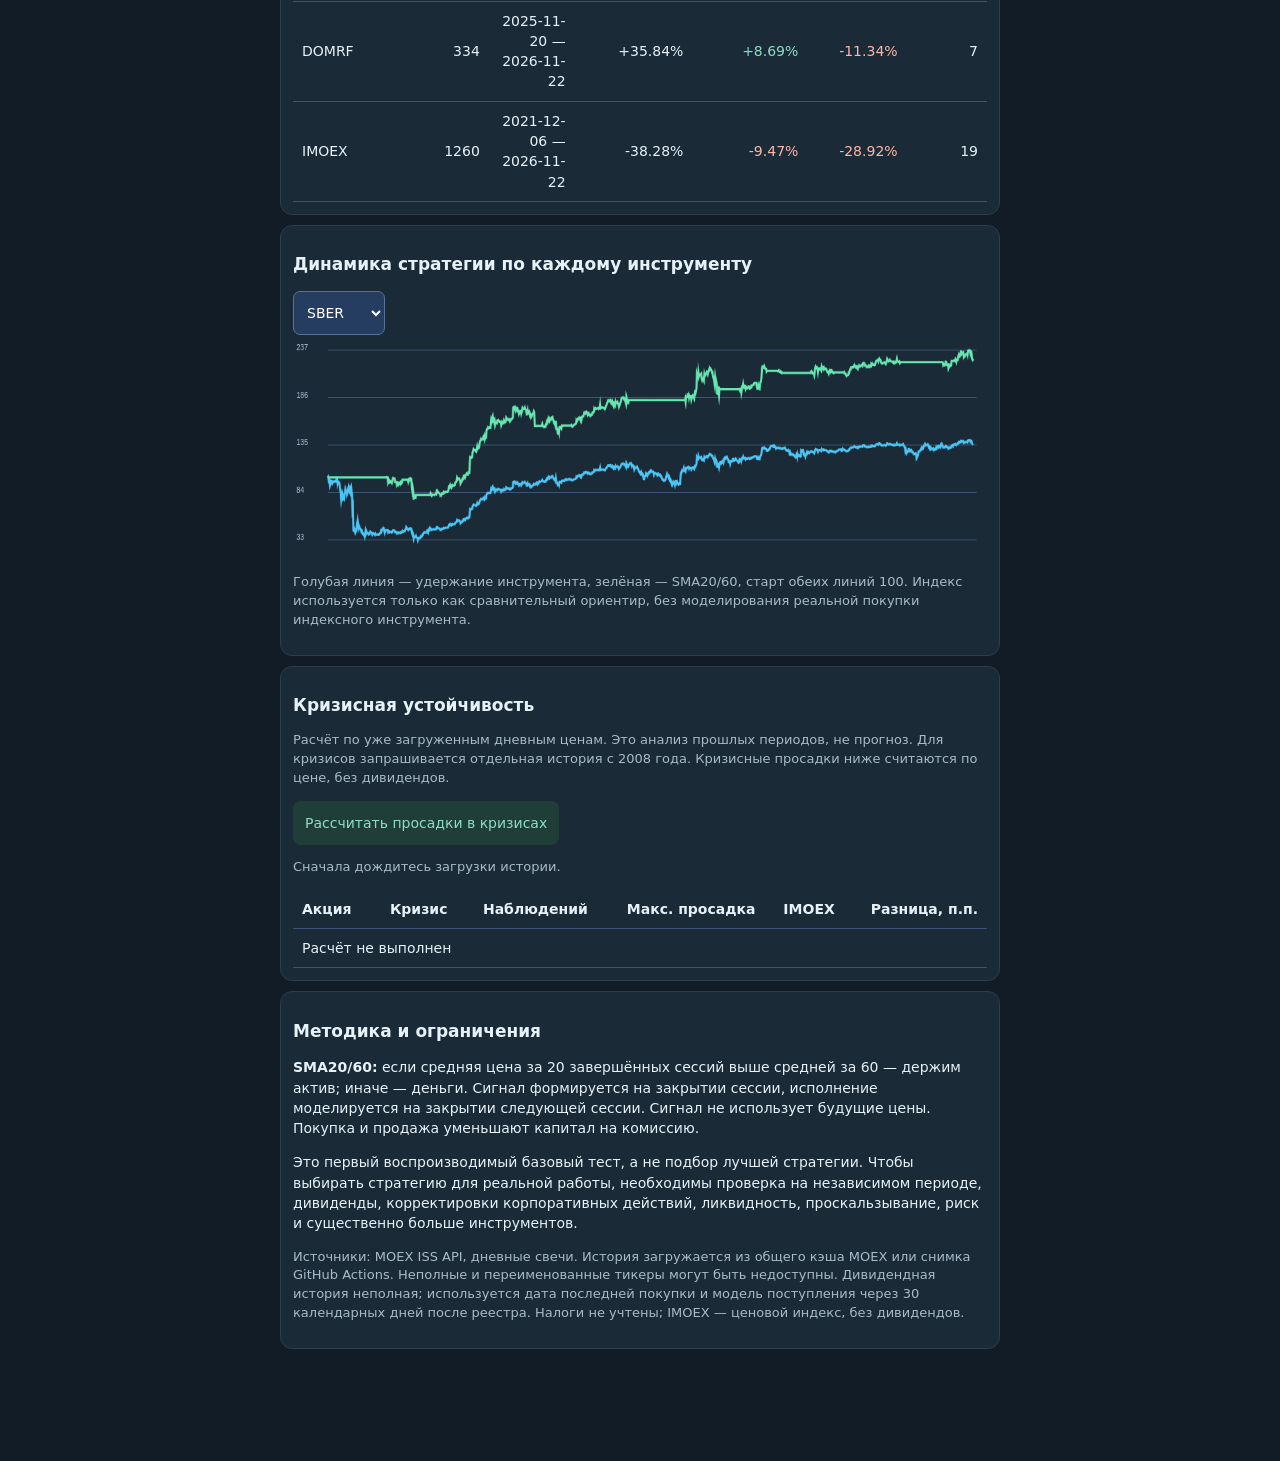
<file: research.html>
<!doctype html><html lang="ru"><head><meta charset="utf-8"><meta http-equiv="Cache-Control" content="no-cache, no-store, must-revalidate"><meta name="viewport" content="width=device-width,initial-scale=1"><title>PaperBot v0.8.3.9.7 · Исследование MOEX</title><style>body{background:#10182c;color:#eef4ff;font:15px system-ui;margin:0}main{max-width:1180px;margin:auto;padding:25px}a{color:#63d9f5}h1{margin-bottom:4px}.sub{color:#a8b7d3}.card{background:#1d2e50;border:1px solid #3a5075;border-radius:13px;padding:17px;margin:15px 0}.grid{display:grid;grid-template-columns:repeat(auto-fit,minmax(210px,1fr));gap:12px}.stat{background:#142440;padding:14px;border-radius:10px}.num{font-size:23px;font-weight:bold}button{background:#35b9d8;border:0;padding:12px 20px;border-radius:8px;font-weight:bold;cursor:pointer}table{width:100%;border-collapse:collapse}td,th{padding:9px;border-bottom:1px solid #3b5274;text-align:right}td:first-child,th:first-child{text-align:left}.scroll{overflow-x:auto}.good{color:#63e6b0}.bad{color:#ffa5a5}.small{font-size:13px;color:#b5c4df}.warning{background:#493723;padding:13px;border-radius:10px}canvas{width:100%;height:260px}</style><link rel="stylesheet" href="mobile-modules.css?v=08397"></head><body><div id="build-stamp" style="position:fixed;top:12px;right:12px;z-index:9999;background:#0b2944;border:1px solid #51d4f5;color:#e8faff;border-radius:9px;padding:8px 12px;font:600 12px/1.45 system-ui,Arial;box-shadow:0 3px 15px #0007;text-align:right" title="Версия опубликованного файла">PaperBot v0.8.3.9.7<br><span style="font-weight:400;color:#a9dceb">Кризисный модуль · тестовая версия</span></div><main><a href="./">← Вернуться к портфелям</a> · <a href="market.html">Весь рынок →</a><h1>PaperBot · Исследовательская лаборатория</h1><p class="sub">Реальная дневная история MOEX ISS · сравнение простых правил без подгонки параметров</p><div class="warning">Это исторический тест по расширенному списку, не реальные результаты виртуальной торговли и не прогноз доходности. Котировки могут быть скорректированы не на все корпоративные события; дивиденды учитываются по справочной истории, до налогов, с расчётной задержкой зачисления 30 календарных дней после реестра. Никаких гарантий прибыли.</div><div class="card"><a href="./">Обновление — в Центре управления</a><p id="status">Ожидание загрузки…</p><p class="small">Период: до 5 лет дневных свечей MOEX ISS по 24 акциям и IMOEX. Бумаги с недоступным тикером или недостаточной историей отмечаются ошибкой. Тест: долгосрочное удержание против пересечения средних SMA20/SMA60. Комиссия 0,05% за сделку, без проскальзывания и налогов. Сделки по закрытию следующего дня после сигнала.</p></div><div class="card"><h2>Результаты на исторических данных</h2><div class="scroll"><table><thead><tr><th>Инструмент</th><th>Свечей</th><th>Период</th><th>Удержание + дивиденды</th><th>SMA + дивиденды</th><th>Просадка SMA</th><th>Сделок SMA</th></tr></thead><tbody id="results"><tr><td colspan="7">Данные ещё не загружены</td></tr></tbody></table></div></div><div class="card"><h2>Динамика стратегии по каждому инструменту</h2><select id="asset" onchange="draw()" style="padding:9px;background:#263d62;color:white;border:1px solid #587198;border-radius:7px"><option>SBER</option><option>TATN</option><option>LKOH</option><option>IMOEX</option></select><canvas id="plot" width="1000" height="290"></canvas><p class="small">Голубая линия — удержание инструмента, зелёная — SMA20/60, старт обеих линий 100. Индекс используется только как сравнительный ориентир, без моделирования реальной покупки индексного инструмента.</p></div><div class="card" id="stress"><h2>Кризисная устойчивость</h2><p class="small">Расчёт по уже загруженным дневным ценам. Это анализ прошлых периодов, не прогноз. Для кризисов запрашивается отдельная история с 2008 года. Кризисные просадки ниже считаются по цене, без дивидендов.</p><button onclick="stressTest()">Рассчитать просадки в кризисах</button><p id="stress-status" class="small">Сначала дождитесь загрузки истории.</p><div class="scroll"><table><thead><tr><th>Акция</th><th>Кризис</th><th>Наблюдений</th><th>Макс. просадка</th><th>IMOEX</th><th>Разница, п.п.</th></tr></thead><tbody id="stress-results"><tr><td colspan="6">Расчёт не выполнен</td></tr></tbody></table></div></div><div class="card"><h2>Методика и ограничения</h2><p><b>SMA20/60:</b> если средняя цена за 20 завершённых сессий выше средней за 60 — держим актив; иначе — деньги. Сигнал формируется на закрытии сессии, исполнение моделируется на закрытии следующей сессии. Сигнал не использует будущие цены. Покупка и продажа уменьшают капитал на комиссию.</p><p>Это первый воспроизводимый базовый тест, а не подбор лучшей стратегии. Чтобы выбирать стратегию для реальной работы, необходимы проверка на независимом периоде, дивиденды, корректировки корпоративных действий, ликвидность, проскальзывание, риск и существенно больше инструментов.</p><p id="method" class="small"></p></div></main><script src="config.js?v=08397"></script><script src="data.js?v=08397"></script><script src="candles.js?v=08397"></script><script src="simulation.js?v=08397"></script><script>
const tickers=PaperBotConfig.tickers,store={};
document.getElementById('asset').innerHTML=tickers.map(t=>'<option>'+t+'</option>').join('');
const pct=n=>Number.isFinite(n)?(n>=0?'+':'')+(100*n).toFixed(2)+'%':'—';
function simulate(c,events=[]){return PaperBotSimulation.simulate(c,events)}
async function get(ticker){return loadCandles(ticker)}
async function run(){document.getElementById('status').textContent='Загружаю историю MOEX…';const divs=await PaperBotData.dividends();let failed=0,done=0;for(const k of Object.keys(store))delete store[k];const out=[];for(const t of tickers){try{document.getElementById('status').textContent='Загружаю '+t+'…';const candles=await get(t);if(candles.length<65)throw Error('Недостаточно дневных свечей: '+candles.length);if(divs.coverage[t]?.status!=='available'&&t!=='IMOEX')throw Error('Недостаточный охват истории дивидендов');const back=simulate(candles,divs.events.filter(e=>e.ticker===t));store[t]={candles,back};out.push('<tr><td>'+t+(back.missingDividendDates?' ⚠ неполные даты выплат':'')+'</td><td>'+candles.length+'</td><td>'+candles[0].date+' — '+candles.at(-1).date+'</td><td>'+pct(back.baseline)+'</td><td class="'+(back.ret>=0?'good':'bad')+'">'+pct(back.ret)+'</td><td class="bad">'+pct(back.dd)+'</td><td>'+back.trades+'</td></tr>')}catch(e){failed++;out.push('<tr><td>'+t+'</td><td colspan="6" class="bad">Ошибка: '+String(e.message).replaceAll('<','&lt;')+'</td></tr>')}if(parent.stockProgress)parent.stockProgress(++done,tickers.length,t)}document.getElementById('results').innerHTML=out.join('');document.getElementById('status').textContent='Расчёт завершён. Время: '+new Date().toLocaleString('ru-RU')+'. Источник: общий кэш MOEX ISS / опубликованный снимок. Успешно: '+Object.keys(store).length+' из '+tickers.length+'.';document.getElementById('method').textContent='Источники: MOEX ISS API, дневные свечи. История загружается из общего кэша MOEX или снимка GitHub Actions. Неполные и переименованные тикеры могут быть недоступны. Дивидендная история неполная; используется дата последней покупки и модель поступления через 30 календарных дней после реестра. Налоги не учтены; IMOEX — ценовой индекс, без дивидендов.';draw();return {failed}}
async function stressTest(){const events=[{name:"Мировой кризис 2008",from:"2008-01-01",to:"2009-03-31"},{name:"Пандемия 2020",from:"2020-02-01",to:"2020-05-31"},{name:'Февраль—апрель 2022',from:'2022-02-01',to:'2022-04-30'},{name:'Мобилизация 2022',from:'2022-09-01',to:'2022-11-30'},{name:'Высокая ставка 2024',from:'2024-07-01',to:'2024-12-31'}];const dd=(a)=>{let peak=-Infinity,worst=0;for(const x of a){peak=Math.max(peak,x.close);worst=Math.min(worst,x.close/peak-1)}return worst};document.getElementById('stress-status').textContent='Загрузка кризисной истории…';const histories={};for(const t of tickers){try{histories[t]=await loadCandles(t,'2008-01-01',new Date().toISOString().slice(0,10))}catch(e){histories[t]=[]}}const index=histories.IMOEX||[];let rows=[],ok=0;for(const t of tickers.filter(x=>x!=='IMOEX'))for(const e of events){const series=(histories[t]||[]).filter(x=>x.date>=e.from&&x.date<=e.to),bench=index.filter(x=>x.date>=e.from&&x.date<=e.to);if(series.length<5||bench.length<5){rows.push('<tr><td>'+t+'</td><td>'+e.name+'</td><td colspan="4">Недостаточно данных</td></tr>');continue}const a=dd(series),b=dd(bench);rows.push('<tr><td>'+t+'</td><td>'+e.name+'</td><td>'+series.length+'</td><td>'+pct(a)+'</td><td>'+pct(b)+'</td><td>'+((a-b)*100).toFixed(2)+'</td></tr>');ok++}document.getElementById('stress-results').innerHTML=rows.join('');document.getElementById('stress-status').textContent='Рассчитано '+ok+' сравнений. Просадка считается от локального максимума внутри окна, без учёта дивидендов. Приостановка торгов и отсутствие котировок требуют отдельной проверки.'}
function draw(){const t=document.getElementById('asset').value,x=store[t],canvas=document.getElementById('plot'),ctx=canvas.getContext('2d');ctx.clearRect(0,0,canvas.width,canvas.height);if(!x){ctx.fillStyle='#bbc9e2';ctx.fillText('Нет данных для '+t,20,30);return}const lines=[x.back.hold,x.back.eq],all=lines.flat(),lo=Math.min(...all),hi=Math.max(...all),range=Math.max(.01,hi-lo),w=canvas.width,h=canvas.height;ctx.strokeStyle='#425879';for(let i=0;i<5;i++){const y=20+i*(h-40)/4;ctx.beginPath();ctx.moveTo(50,y);ctx.lineTo(w-15,y);ctx.stroke();ctx.fillStyle='#b9c9e2';ctx.fillText(((hi-range*i/4)*100).toFixed(0),5,y)}lines.forEach((a,k)=>{ctx.strokeStyle=k?'#67e6b1':'#4cc5f5';ctx.lineWidth=3;ctx.beginPath();a.forEach((v,i)=>{const px=50+i*(w-70)/Math.max(1,a.length-1),py=20+(hi-v)/range*(h-40);i?ctx.lineTo(px,py):ctx.moveTo(px,py)});ctx.stroke()})}
</script><script src="module-ui.js?v=08397"></script></body></html>
</file>
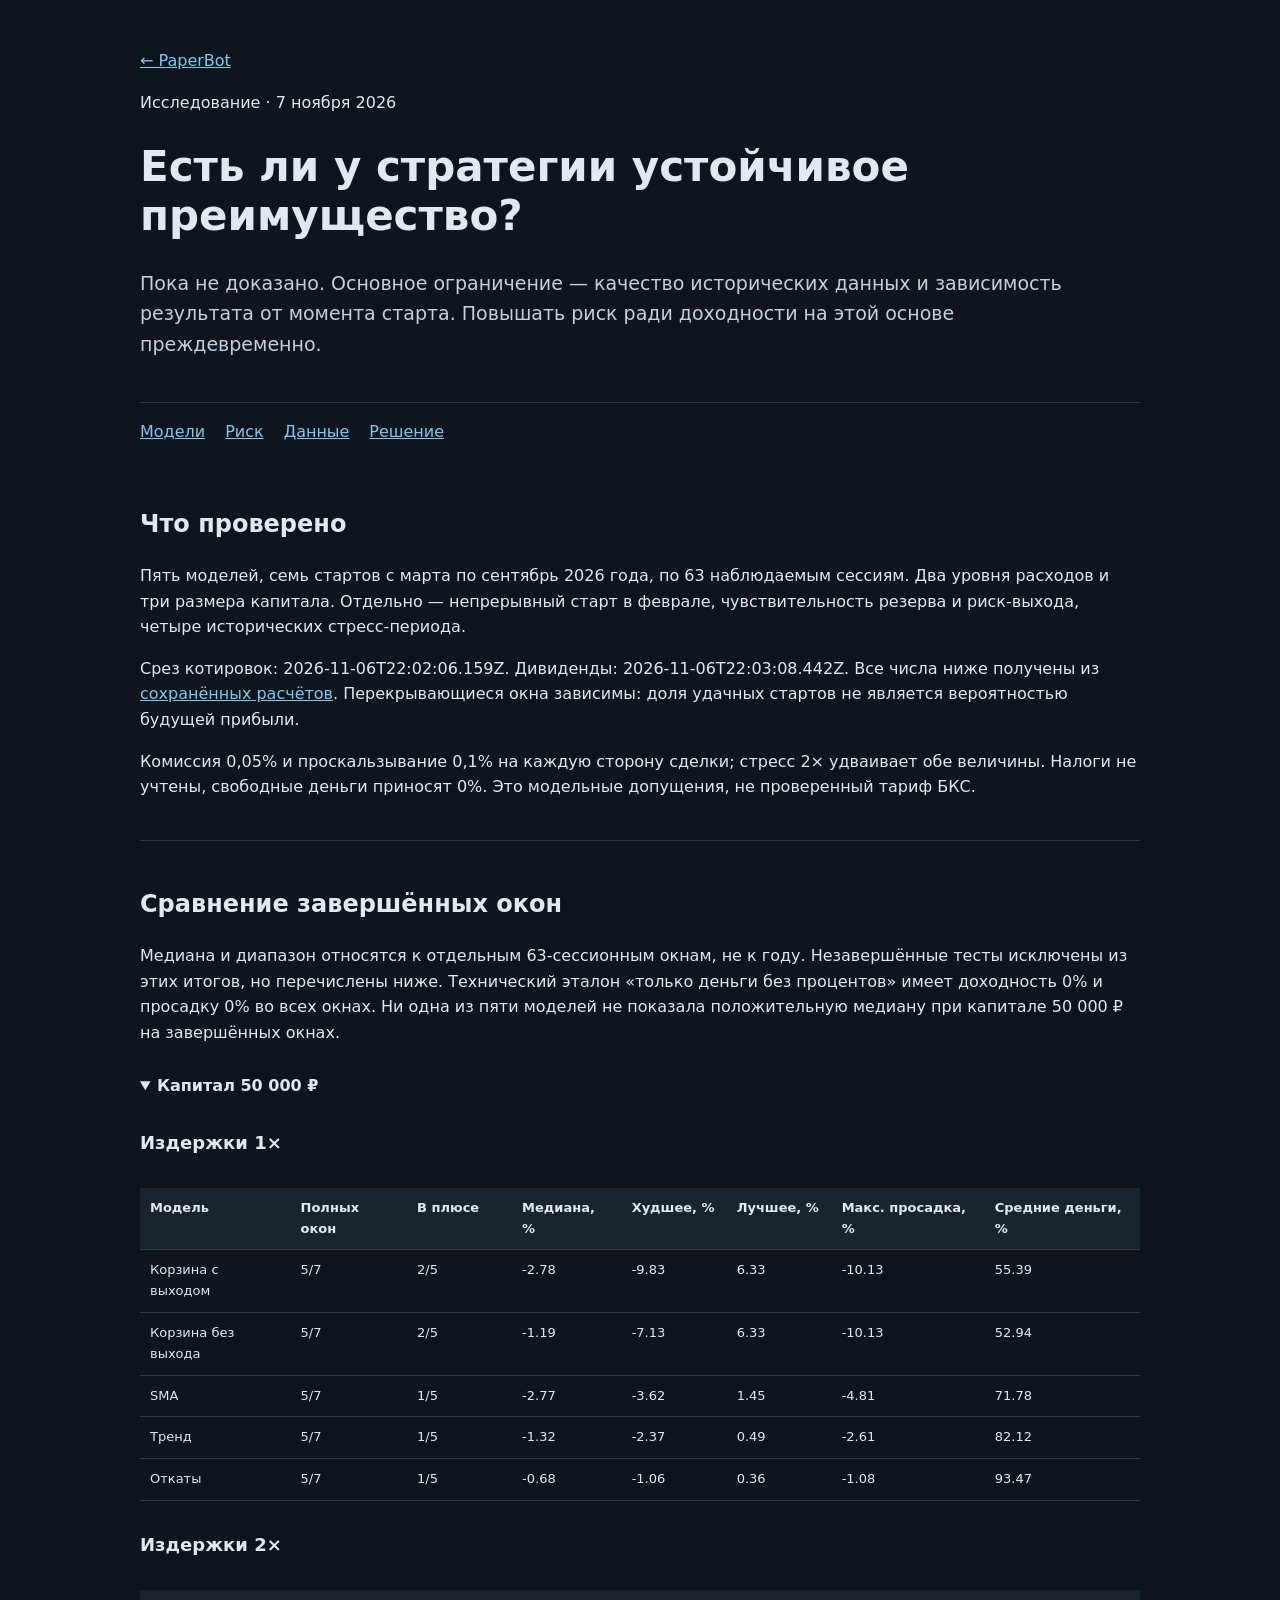
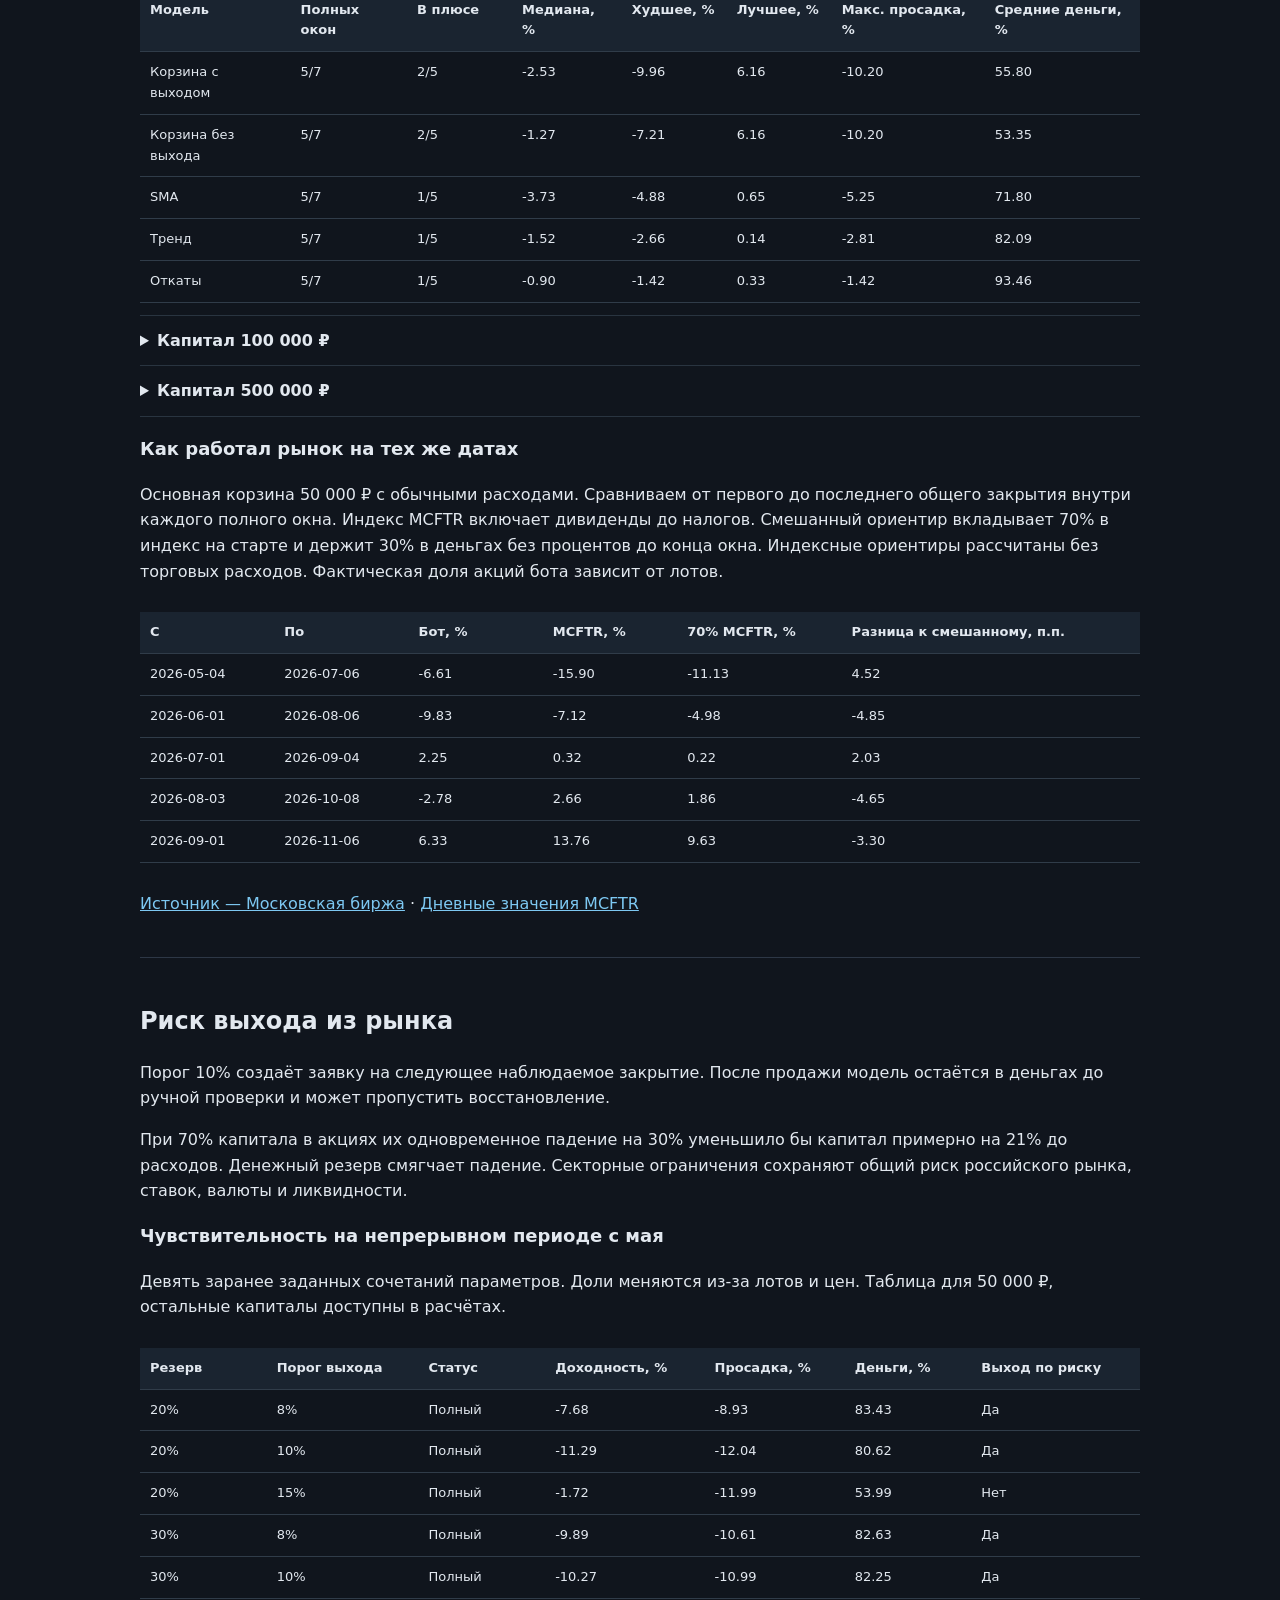
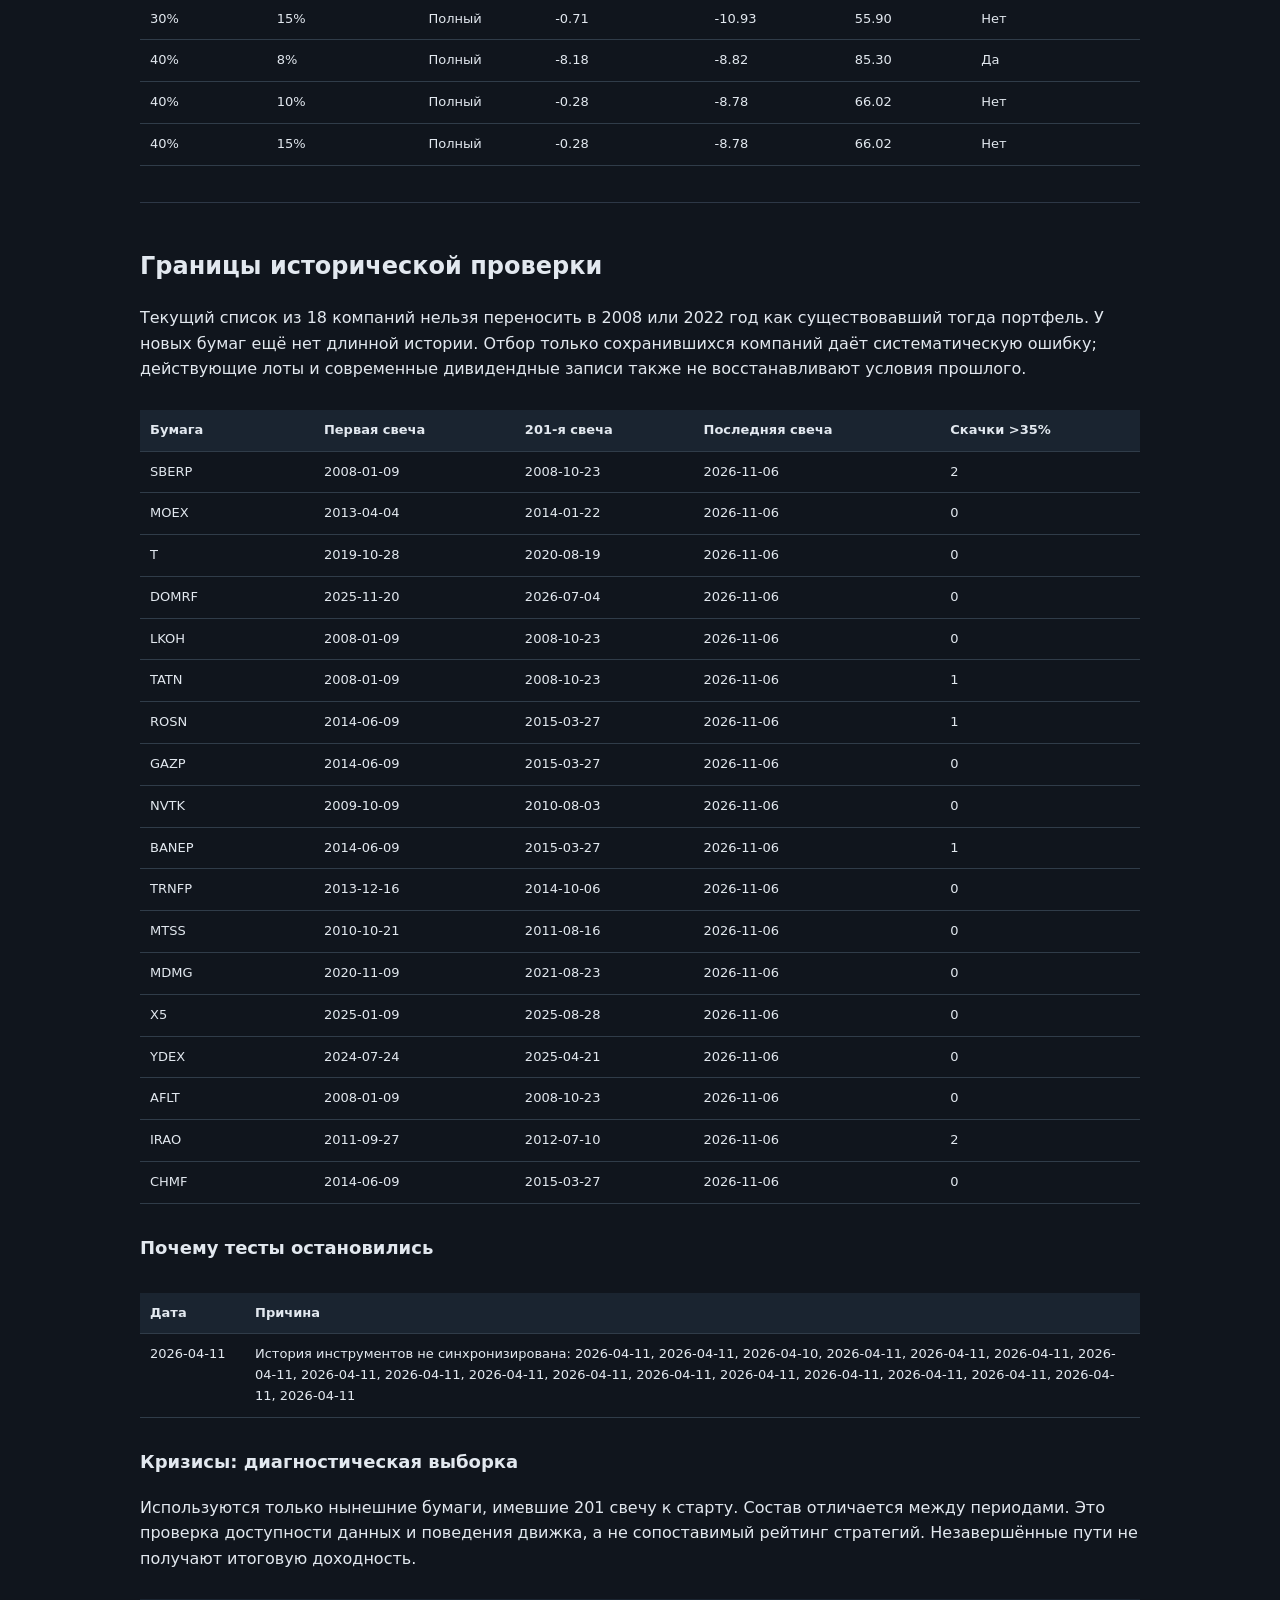
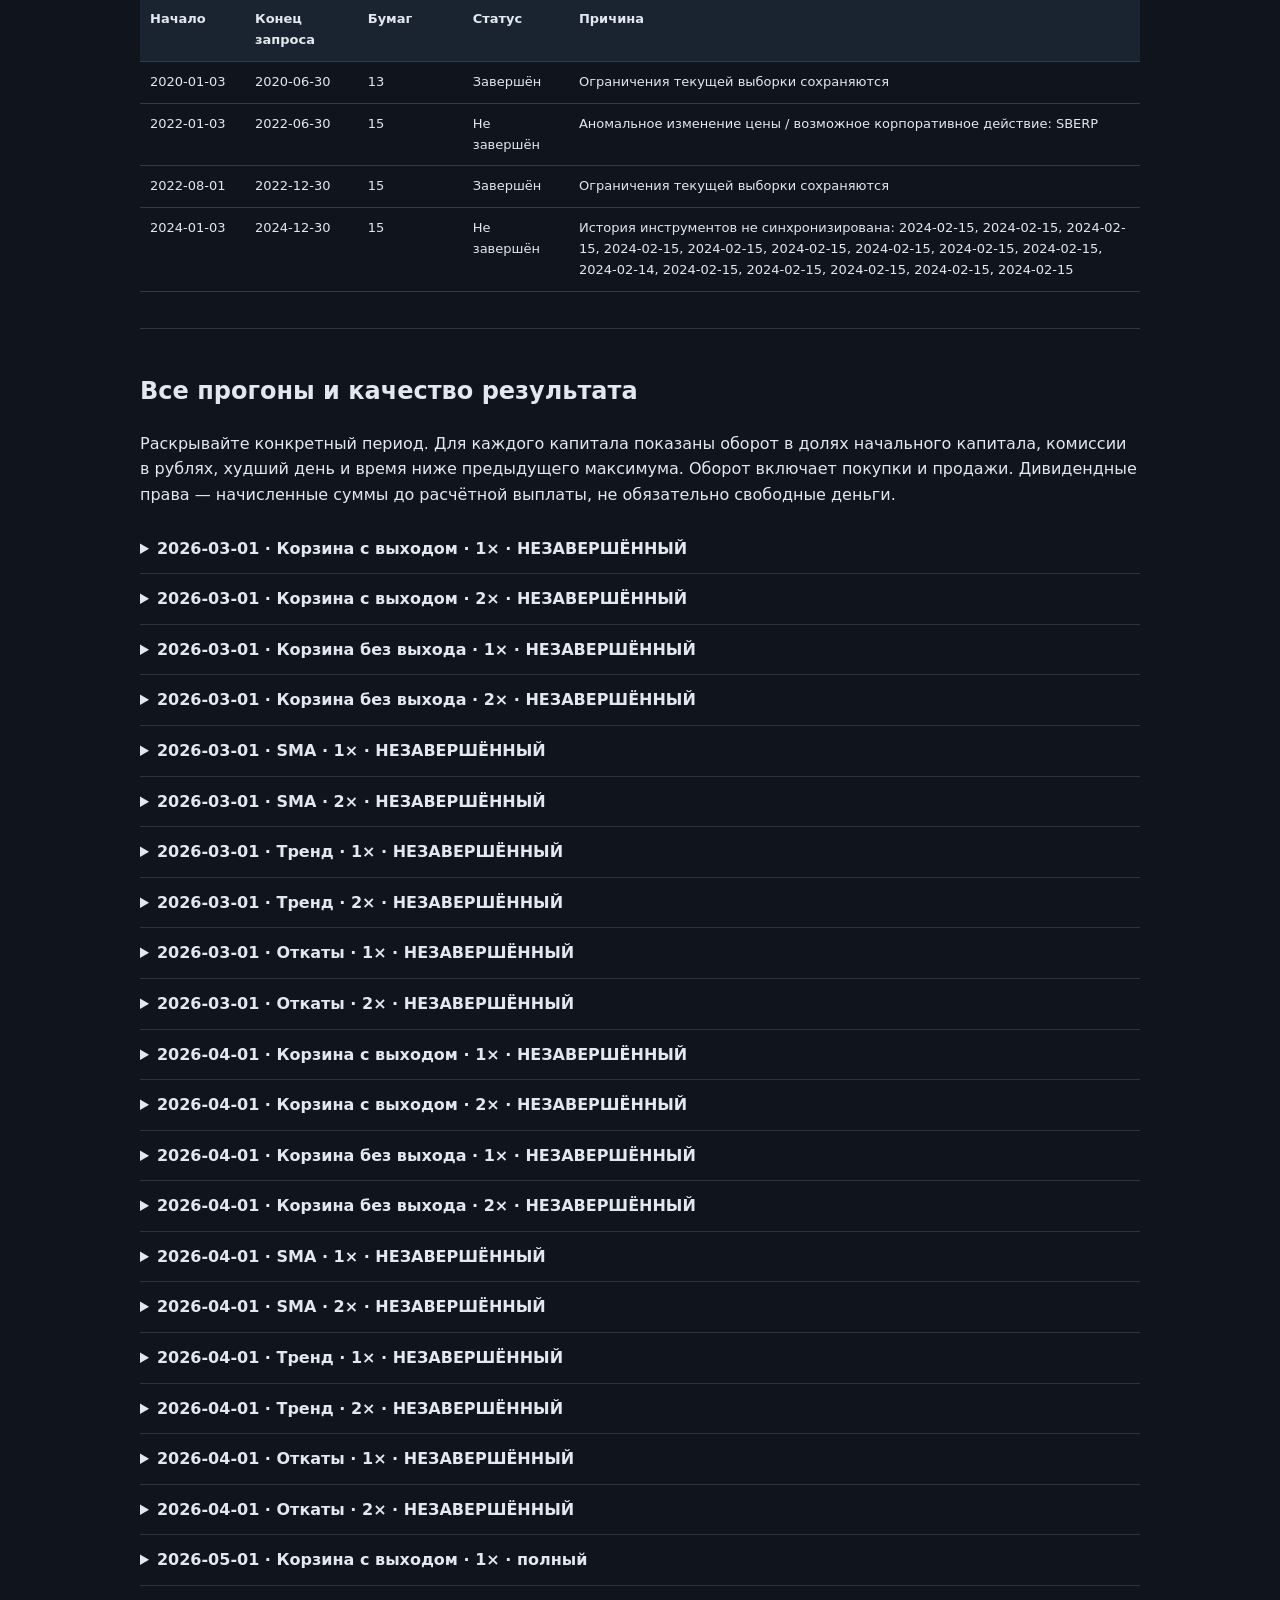
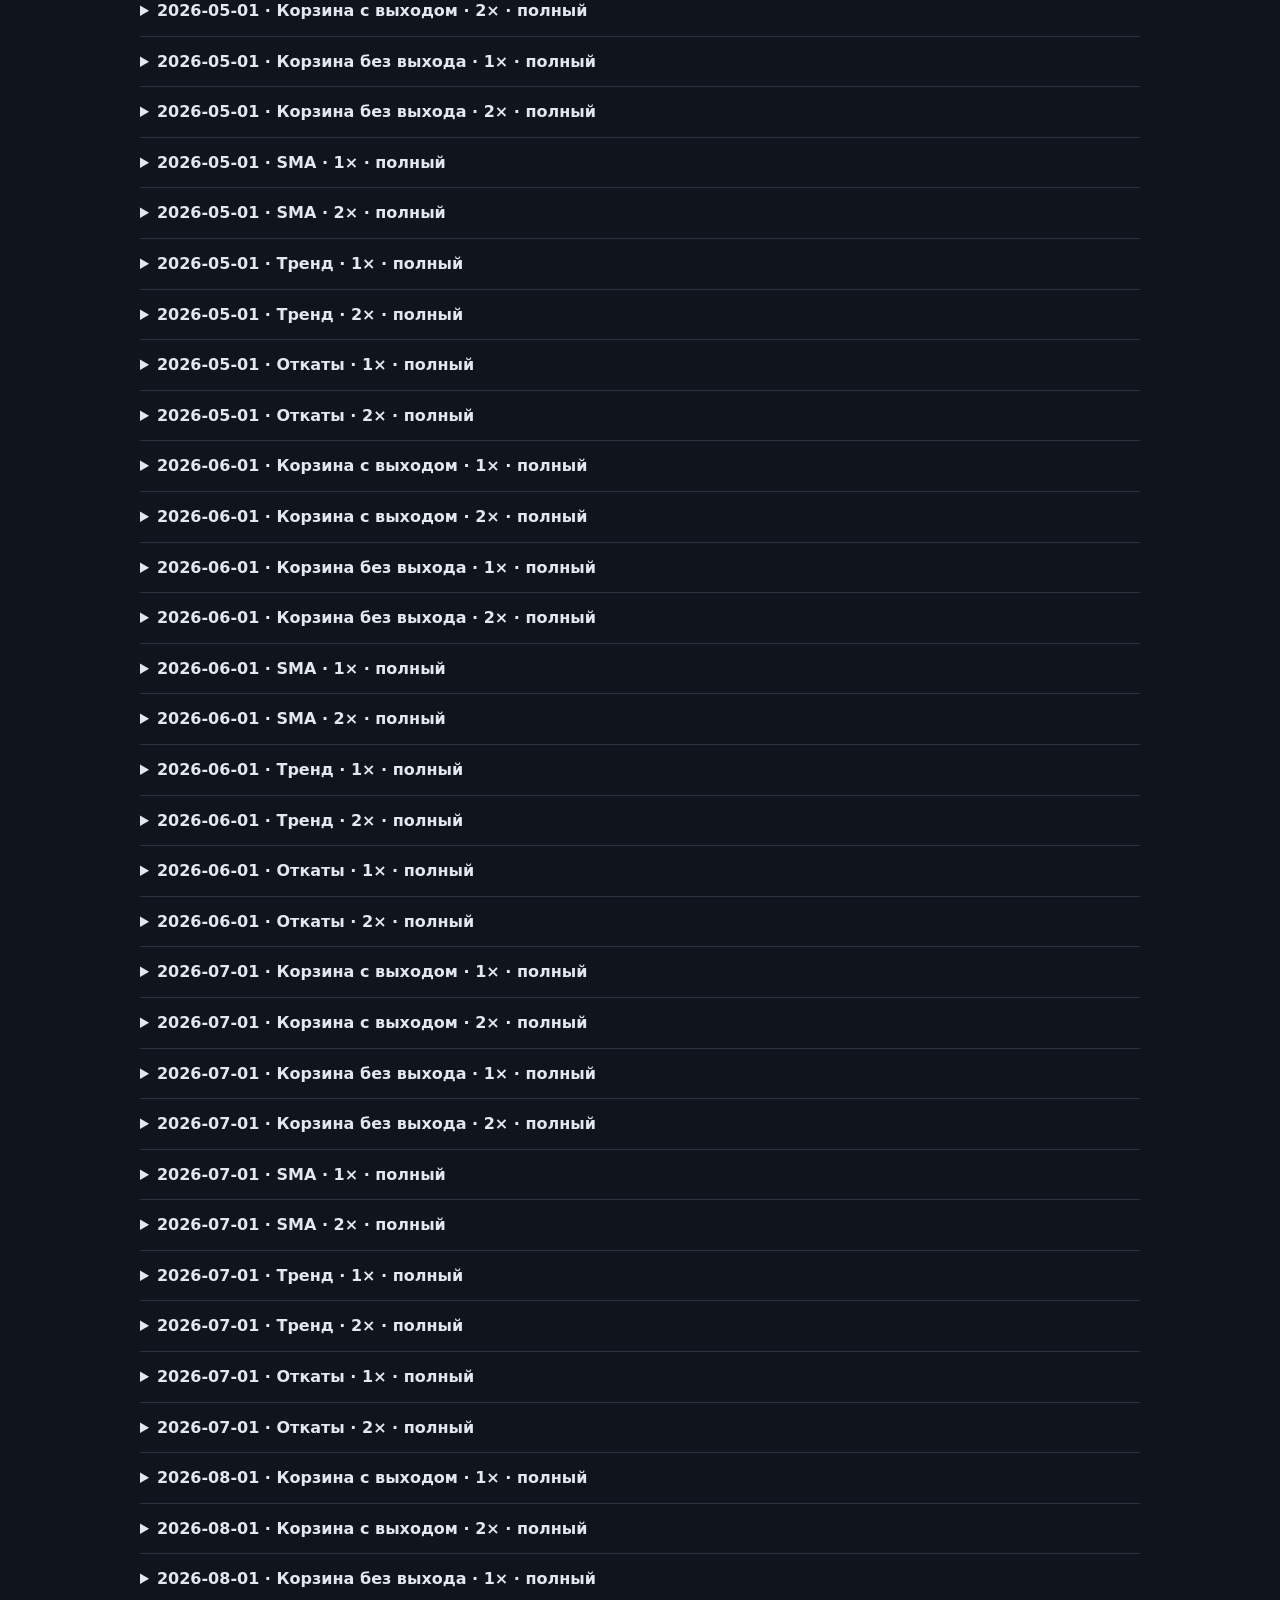
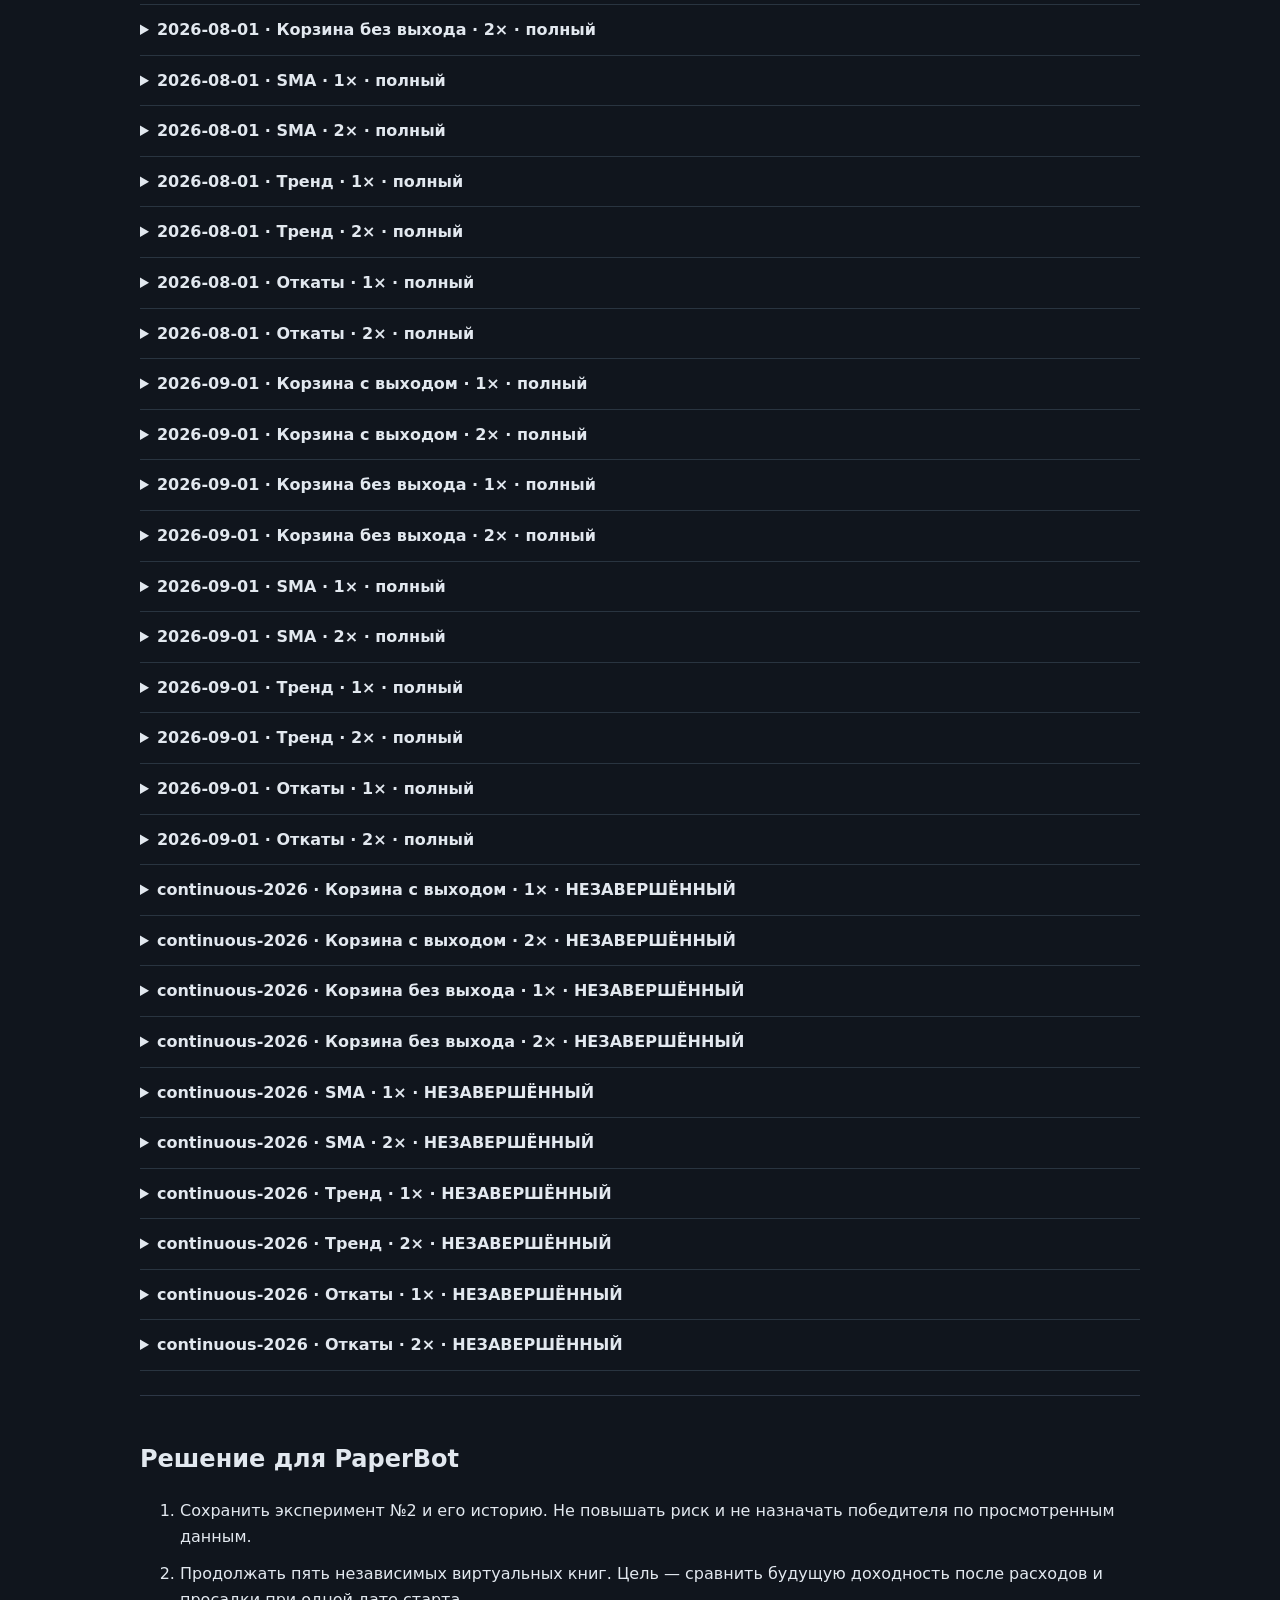
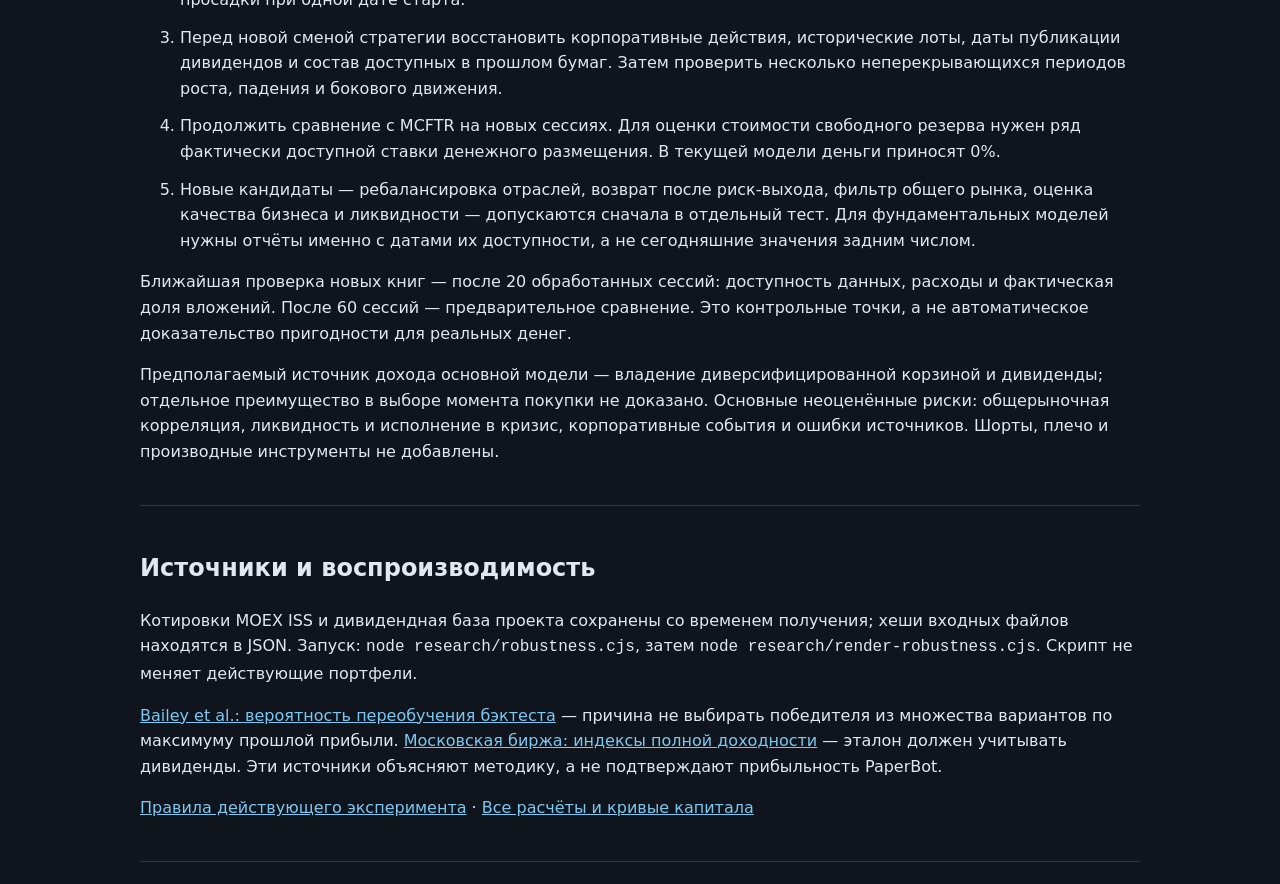
<file: research/results/robustness-2026-11-07.html>
<!doctype html><html lang="ru"><meta charset="utf-8"><meta name="viewport" content="width=device-width,initial-scale=1"><title>PaperBot — проверка устойчивости</title><style>html{color-scheme:dark;scroll-behavior:smooth}body{margin:0;background:#10151d;color:#e2e8ef;font:16px/1.6 system-ui,sans-serif}main{max-width:1000px;margin:auto;padding:24px}header,section{padding:24px 0;border-bottom:1px solid #2d3746}h1{font-size:clamp(28px,5vw,42px);line-height:1.15;max-width:800px}h2{font-size:24px}h3{font-size:18px}.lead{font-size:19px;color:#c1d1de}a{color:#7dc8f2}nav{display:flex;gap:20px;flex-wrap:wrap;padding:16px 0}.scroll{overflow:auto}table{border-collapse:collapse;width:100%;font-size:13px;margin:12px 0}td,th{padding:10px;border-bottom:1px solid #303c49;text-align:left;vertical-align:top;min-width:85px}th{background:#1a2430}summary{cursor:pointer;font-weight:600;padding:12px 0}details{border-bottom:1px solid #293440}code{overflow-wrap:anywhere}li{margin:12px 0}@media(max-width:600px){main{padding:16px}section{padding:16px 0}body{font-size:15px}td,th{padding:8px}}</style><main><header><a href="../../index.html#more">← PaperBot</a><p>Исследование · 7 ноября 2026</p><h1>Есть ли у стратегии устойчивое преимущество?</h1><p class="lead">Пока не доказано. Основное ограничение — качество исторических данных и зависимость результата от момента старта. Повышать риск ради доходности на этой основе преждевременно.</p></header><nav><a href="#comparison">Модели</a><a href="#risk">Риск</a><a href="#data">Данные</a><a href="#decision">Решение</a></nav><section><h2>Что проверено</h2><p>Пять моделей, семь стартов с марта по сентябрь 2026 года, по 63 наблюдаемым сессиям. Два уровня расходов и три размера капитала. Отдельно — непрерывный старт в феврале, чувствительность резерва и риск-выхода, четыре исторических стресс-периода.</p><p>Срез котировок: 2026-11-06T22:02:06.159Z. Дивиденды: 2026-11-06T22:03:08.442Z. Все числа ниже получены из <a href="robustness-2026-11-07.json">сохранённых расчётов</a>. Перекрывающиеся окна зависимы: доля удачных стартов не является вероятностью будущей прибыли.</p><p>Комиссия 0,05% и проскальзывание 0,1% на каждую сторону сделки; стресс 2× удваивает обе величины. Налоги не учтены, свободные деньги приносят 0%. Это модельные допущения, не проверенный тариф БКС.</p></section><section id="comparison"><h2>Сравнение завершённых окон</h2><p>Медиана и диапазон относятся к отдельным 63-сессионным окнам, не к году. Незавершённые тесты исключены из этих итогов, но перечислены ниже. Технический эталон «только деньги без процентов» имеет доходность 0% и просадку 0% во всех окнах. Ни одна из пяти моделей не показала положительную медиану при капитале 50 000 ₽ на завершённых окнах.</p><details open><summary>Капитал 50 000 ₽</summary><h3>Издержки 1×</h3><div class="scroll"><table><thead><tr><th>Модель</th><th>Полных окон</th><th>В плюсе</th><th>Медиана, %</th><th>Худшее, %</th><th>Лучшее, %</th><th>Макс. просадка, %</th><th>Средние деньги, %</th></tr></thead><tbody><tr><td>Корзина с выходом</td><td>5/7</td><td>2/5</td><td>-2.78</td><td>-9.83</td><td>6.33</td><td>-10.13</td><td>55.39</td></tr><tr><td>Корзина без выхода</td><td>5/7</td><td>2/5</td><td>-1.19</td><td>-7.13</td><td>6.33</td><td>-10.13</td><td>52.94</td></tr><tr><td>SMA</td><td>5/7</td><td>1/5</td><td>-2.77</td><td>-3.62</td><td>1.45</td><td>-4.81</td><td>71.78</td></tr><tr><td>Тренд</td><td>5/7</td><td>1/5</td><td>-1.32</td><td>-2.37</td><td>0.49</td><td>-2.61</td><td>82.12</td></tr><tr><td>Откаты</td><td>5/7</td><td>1/5</td><td>-0.68</td><td>-1.06</td><td>0.36</td><td>-1.08</td><td>93.47</td></tr></tbody></table></div><h3>Издержки 2×</h3><div class="scroll"><table><thead><tr><th>Модель</th><th>Полных окон</th><th>В плюсе</th><th>Медиана, %</th><th>Худшее, %</th><th>Лучшее, %</th><th>Макс. просадка, %</th><th>Средние деньги, %</th></tr></thead><tbody><tr><td>Корзина с выходом</td><td>5/7</td><td>2/5</td><td>-2.53</td><td>-9.96</td><td>6.16</td><td>-10.20</td><td>55.80</td></tr><tr><td>Корзина без выхода</td><td>5/7</td><td>2/5</td><td>-1.27</td><td>-7.21</td><td>6.16</td><td>-10.20</td><td>53.35</td></tr><tr><td>SMA</td><td>5/7</td><td>1/5</td><td>-3.73</td><td>-4.88</td><td>0.65</td><td>-5.25</td><td>71.80</td></tr><tr><td>Тренд</td><td>5/7</td><td>1/5</td><td>-1.52</td><td>-2.66</td><td>0.14</td><td>-2.81</td><td>82.09</td></tr><tr><td>Откаты</td><td>5/7</td><td>1/5</td><td>-0.90</td><td>-1.42</td><td>0.33</td><td>-1.42</td><td>93.46</td></tr></tbody></table></div></details><details ><summary>Капитал 100 000 ₽</summary><h3>Издержки 1×</h3><div class="scroll"><table><thead><tr><th>Модель</th><th>Полных окон</th><th>В плюсе</th><th>Медиана, %</th><th>Худшее, %</th><th>Лучшее, %</th><th>Макс. просадка, %</th><th>Средние деньги, %</th></tr></thead><tbody><tr><td>Корзина с выходом</td><td>5/7</td><td>2/5</td><td>-3.36</td><td>-12.02</td><td>7.20</td><td>-12.02</td><td>46.41</td></tr><tr><td>Корзина без выхода</td><td>5/7</td><td>2/5</td><td>-2.57</td><td>-8.47</td><td>7.20</td><td>-12.45</td><td>43.21</td></tr><tr><td>SMA</td><td>5/7</td><td>1/5</td><td>-2.85</td><td>-3.44</td><td>1.99</td><td>-5.05</td><td>70.53</td></tr><tr><td>Тренд</td><td>5/7</td><td>1/5</td><td>-1.47</td><td>-1.89</td><td>1.93</td><td>-2.86</td><td>79.80</td></tr><tr><td>Откаты</td><td>5/7</td><td>1/5</td><td>-0.74</td><td>-1.23</td><td>0.43</td><td>-1.23</td><td>92.62</td></tr></tbody></table></div><h3>Издержки 2×</h3><div class="scroll"><table><thead><tr><th>Модель</th><th>Полных окон</th><th>В плюсе</th><th>Медиана, %</th><th>Худшее, %</th><th>Лучшее, %</th><th>Макс. просадка, %</th><th>Средние деньги, %</th></tr></thead><tbody><tr><td>Корзина с выходом</td><td>5/7</td><td>2/5</td><td>-3.43</td><td>-12.11</td><td>7.07</td><td>-12.11</td><td>46.57</td></tr><tr><td>Корзина без выхода</td><td>5/7</td><td>2/5</td><td>-2.60</td><td>-8.56</td><td>7.07</td><td>-12.47</td><td>43.37</td></tr><tr><td>SMA</td><td>5/7</td><td>1/5</td><td>-4.06</td><td>-4.23</td><td>1.31</td><td>-5.53</td><td>70.49</td></tr><tr><td>Тренд</td><td>5/7</td><td>1/5</td><td>-1.71</td><td>-2.23</td><td>1.48</td><td>-2.88</td><td>79.84</td></tr><tr><td>Откаты</td><td>5/7</td><td>1/5</td><td>-0.98</td><td>-1.62</td><td>0.40</td><td>-1.62</td><td>92.62</td></tr></tbody></table></div></details><details ><summary>Капитал 500 000 ₽</summary><h3>Издержки 1×</h3><div class="scroll"><table><thead><tr><th>Модель</th><th>Полных окон</th><th>В плюсе</th><th>Медиана, %</th><th>Худшее, %</th><th>Лучшее, %</th><th>Макс. просадка, %</th><th>Средние деньги, %</th></tr></thead><tbody><tr><td>Корзина с выходом</td><td>5/7</td><td>2/5</td><td>-3.67</td><td>-10.05</td><td>7.85</td><td>-11.08</td><td>40.74</td></tr><tr><td>Корзина без выхода</td><td>5/7</td><td>2/5</td><td>-2.77</td><td>-9.93</td><td>7.85</td><td>-14.36</td><td>35.03</td></tr><tr><td>SMA</td><td>5/7</td><td>1/5</td><td>-3.16</td><td>-3.60</td><td>3.73</td><td>-5.78</td><td>68.24</td></tr><tr><td>Тренд</td><td>5/7</td><td>1/5</td><td>-1.58</td><td>-1.92</td><td>1.90</td><td>-3.18</td><td>78.73</td></tr><tr><td>Откаты</td><td>5/7</td><td>1/5</td><td>-0.78</td><td>-1.35</td><td>0.46</td><td>-1.35</td><td>92.14</td></tr></tbody></table></div><h3>Издержки 2×</h3><div class="scroll"><table><thead><tr><th>Модель</th><th>Полных окон</th><th>В плюсе</th><th>Медиана, %</th><th>Худшее, %</th><th>Лучшее, %</th><th>Макс. просадка, %</th><th>Средние деньги, %</th></tr></thead><tbody><tr><td>Корзина с выходом</td><td>5/7</td><td>2/5</td><td>-3.76</td><td>-10.20</td><td>7.74</td><td>-11.02</td><td>41.07</td></tr><tr><td>Корзина без выхода</td><td>5/7</td><td>2/5</td><td>-2.86</td><td>-9.96</td><td>7.74</td><td>-14.43</td><td>35.37</td></tr><tr><td>SMA</td><td>5/7</td><td>1/5</td><td>-4.27</td><td>-4.69</td><td>2.33</td><td>-6.24</td><td>68.51</td></tr><tr><td>Тренд</td><td>5/7</td><td>1/5</td><td>-1.87</td><td>-2.28</td><td>1.53</td><td>-3.20</td><td>78.79</td></tr><tr><td>Откаты</td><td>5/7</td><td>1/5</td><td>-1.04</td><td>-1.76</td><td>0.42</td><td>-1.76</td><td>92.15</td></tr></tbody></table></div></details><h3>Как работал рынок на тех же датах</h3><p>Основная корзина 50 000 ₽ с обычными расходами. Сравниваем от первого до последнего общего закрытия внутри каждого полного окна. Индекс MCFTR включает дивиденды до налогов. Смешанный ориентир вкладывает 70% в индекс на старте и держит 30% в деньгах без процентов до конца окна. Индексные ориентиры рассчитаны без торговых расходов. Фактическая доля акций бота зависит от лотов.</p><div class="scroll"><table><thead><tr><th>С</th><th>По</th><th>Бот, %</th><th>MCFTR, %</th><th>70% MCFTR, %</th><th>Разница к смешанному, п.п.</th></tr></thead><tbody><tr><td>2026-05-04</td><td>2026-07-06</td><td>-6.61</td><td>-15.90</td><td>-11.13</td><td>4.52</td></tr><tr><td>2026-06-01</td><td>2026-08-06</td><td>-9.83</td><td>-7.12</td><td>-4.98</td><td>-4.85</td></tr><tr><td>2026-07-01</td><td>2026-09-04</td><td>2.25</td><td>0.32</td><td>0.22</td><td>2.03</td></tr><tr><td>2026-08-03</td><td>2026-10-08</td><td>-2.78</td><td>2.66</td><td>1.86</td><td>-4.65</td></tr><tr><td>2026-09-01</td><td>2026-11-06</td><td>6.33</td><td>13.76</td><td>9.63</td><td>-3.30</td></tr></tbody></table></div><p><a href="https://www.moex.com/ru/indices">Источник — Московская биржа</a> · <a href="mcftr-2026-11-06.json">Дневные значения MCFTR</a></p></section><section id="risk"><h2>Риск выхода из рынка</h2><p>Порог 10% создаёт заявку на следующее наблюдаемое закрытие. После продажи модель остаётся в деньгах до ручной проверки и может пропустить восстановление.</p><p>При 70% капитала в акциях их одновременное падение на 30% уменьшило бы капитал примерно на 21% до расходов. Денежный резерв смягчает падение. Секторные ограничения сохраняют общий риск российского рынка, ставок, валюты и ликвидности.</p><h3>Чувствительность на непрерывном периоде с мая</h3><p>Девять заранее заданных сочетаний параметров. Доли меняются из-за лотов и цен. Таблица для 50 000 ₽, остальные капиталы доступны в расчётах.</p><div class="scroll"><table><thead><tr><th>Резерв</th><th>Порог выхода</th><th>Статус</th><th>Доходность, %</th><th>Просадка, %</th><th>Деньги, %</th><th>Выход по риску</th></tr></thead><tbody><tr><td>20%</td><td>8%</td><td>Полный</td><td>-7.68</td><td>-8.93</td><td>83.43</td><td>Да</td></tr><tr><td>20%</td><td>10%</td><td>Полный</td><td>-11.29</td><td>-12.04</td><td>80.62</td><td>Да</td></tr><tr><td>20%</td><td>15%</td><td>Полный</td><td>-1.72</td><td>-11.99</td><td>53.99</td><td>Нет</td></tr><tr><td>30%</td><td>8%</td><td>Полный</td><td>-9.89</td><td>-10.61</td><td>82.63</td><td>Да</td></tr><tr><td>30%</td><td>10%</td><td>Полный</td><td>-10.27</td><td>-10.99</td><td>82.25</td><td>Да</td></tr><tr><td>30%</td><td>15%</td><td>Полный</td><td>-0.71</td><td>-10.93</td><td>55.90</td><td>Нет</td></tr><tr><td>40%</td><td>8%</td><td>Полный</td><td>-8.18</td><td>-8.82</td><td>85.30</td><td>Да</td></tr><tr><td>40%</td><td>10%</td><td>Полный</td><td>-0.28</td><td>-8.78</td><td>66.02</td><td>Нет</td></tr><tr><td>40%</td><td>15%</td><td>Полный</td><td>-0.28</td><td>-8.78</td><td>66.02</td><td>Нет</td></tr></tbody></table></div></section><section id="data"><h2>Границы исторической проверки</h2><p>Текущий список из 18 компаний нельзя переносить в 2008 или 2022 год как существовавший тогда портфель. У новых бумаг ещё нет длинной истории. Отбор только сохранившихся компаний даёт систематическую ошибку; действующие лоты и современные дивидендные записи также не восстанавливают условия прошлого.</p><div class="scroll"><table><thead><tr><th>Бумага</th><th>Первая свеча</th><th>201-я свеча</th><th>Последняя свеча</th><th>Скачки &gt;35%</th></tr></thead><tbody><tr><td>SBERP</td><td>2008-01-09</td><td>2008-10-23</td><td>2026-11-06</td><td>2</td></tr><tr><td>MOEX</td><td>2013-04-04</td><td>2014-01-22</td><td>2026-11-06</td><td>0</td></tr><tr><td>T</td><td>2019-10-28</td><td>2020-08-19</td><td>2026-11-06</td><td>0</td></tr><tr><td>DOMRF</td><td>2025-11-20</td><td>2026-07-04</td><td>2026-11-06</td><td>0</td></tr><tr><td>LKOH</td><td>2008-01-09</td><td>2008-10-23</td><td>2026-11-06</td><td>0</td></tr><tr><td>TATN</td><td>2008-01-09</td><td>2008-10-23</td><td>2026-11-06</td><td>1</td></tr><tr><td>ROSN</td><td>2014-06-09</td><td>2015-03-27</td><td>2026-11-06</td><td>1</td></tr><tr><td>GAZP</td><td>2014-06-09</td><td>2015-03-27</td><td>2026-11-06</td><td>0</td></tr><tr><td>NVTK</td><td>2009-10-09</td><td>2010-08-03</td><td>2026-11-06</td><td>0</td></tr><tr><td>BANEP</td><td>2014-06-09</td><td>2015-03-27</td><td>2026-11-06</td><td>1</td></tr><tr><td>TRNFP</td><td>2013-12-16</td><td>2014-10-06</td><td>2026-11-06</td><td>0</td></tr><tr><td>MTSS</td><td>2010-10-21</td><td>2011-08-16</td><td>2026-11-06</td><td>0</td></tr><tr><td>MDMG</td><td>2020-11-09</td><td>2021-08-23</td><td>2026-11-06</td><td>0</td></tr><tr><td>X5</td><td>2025-01-09</td><td>2025-08-28</td><td>2026-11-06</td><td>0</td></tr><tr><td>YDEX</td><td>2024-07-24</td><td>2025-04-21</td><td>2026-11-06</td><td>0</td></tr><tr><td>AFLT</td><td>2008-01-09</td><td>2008-10-23</td><td>2026-11-06</td><td>0</td></tr><tr><td>IRAO</td><td>2011-09-27</td><td>2012-07-10</td><td>2026-11-06</td><td>2</td></tr><tr><td>CHMF</td><td>2014-06-09</td><td>2015-03-27</td><td>2026-11-06</td><td>0</td></tr></tbody></table></div><h3>Почему тесты остановились</h3><div class="scroll"><table><thead><tr><th>Дата</th><th>Причина</th></tr></thead><tbody><tr><td>2026-04-11</td><td>История инструментов не синхронизирована: 2026-04-11, 2026-04-11, 2026-04-10, 2026-04-11, 2026-04-11, 2026-04-11, 2026-04-11, 2026-04-11, 2026-04-11, 2026-04-11, 2026-04-11, 2026-04-11, 2026-04-11, 2026-04-11, 2026-04-11, 2026-04-11, 2026-04-11, 2026-04-11</td></tr></tbody></table></div><h3>Кризисы: диагностическая выборка</h3><p>Используются только нынешние бумаги, имевшие 201 свечу к старту. Состав отличается между периодами. Это проверка доступности данных и поведения движка, а не сопоставимый рейтинг стратегий. Незавершённые пути не получают итоговую доходность.</p><div class="scroll"><table><thead><tr><th>Начало</th><th>Конец запроса</th><th>Бумаг</th><th>Статус</th><th>Причина</th></tr></thead><tbody><tr><td>2020-01-03</td><td>2020-06-30</td><td>13</td><td>Завершён</td><td>Ограничения текущей выборки сохраняются</td></tr><tr><td>2022-01-03</td><td>2022-06-30</td><td>15</td><td>Не завершён</td><td>Аномальное изменение цены / возможное корпоративное действие: SBERP</td></tr><tr><td>2022-08-01</td><td>2022-12-30</td><td>15</td><td>Завершён</td><td>Ограничения текущей выборки сохраняются</td></tr><tr><td>2024-01-03</td><td>2024-12-30</td><td>15</td><td>Не завершён</td><td>История инструментов не синхронизирована: 2024-02-15, 2024-02-15, 2024-02-15, 2024-02-15, 2024-02-15, 2024-02-15, 2024-02-15, 2024-02-15, 2024-02-15, 2024-02-14, 2024-02-15, 2024-02-15, 2024-02-15, 2024-02-15, 2024-02-15</td></tr></tbody></table></div></section><section><h2>Все прогоны и качество результата</h2><p>Раскрывайте конкретный период. Для каждого капитала показаны оборот в долях начального капитала, комиссии в рублях, худший день и время ниже предыдущего максимума. Оборот включает покупки и продажи. Дивидендные права — начисленные суммы до расчётной выплаты, не обязательно свободные деньги.</p><details><summary>2026-03-01 · Корзина с выходом · 1× · НЕЗАВЕРШЁННЫЙ</summary><p>2026-03-01 — 2026-04-10; запрошено до 2026-05-06. История инструментов не синхронизирована: 2026-04-11, 2026-04-11, 2026-04-10, 2026-04-11, 2026-04-11, 2026-04-11, 2026-04-11, 2026-04-11, 2026-04-11, 2026-04-11, 2026-04-11, 2026-04-11, 2026-04-11, 2026-04-11, 2026-04-11, 2026-04-11, 2026-04-11, 2026-04-11</p><div class="scroll"><table><thead><tr><th>Капитал</th><th>Результат, %</th><th>Просадка, %</th><th>Худший день, %</th><th>Сессий под максимумом</th><th>Сделки</th><th>Оборот</th><th>Комиссии, ₽</th><th>Права на див., ₽</th><th>Деньги, %</th></tr></thead><tbody><tr><td>50000</td><td>неполный</td><td>-2.69</td><td>-0.64</td><td>36</td><td>9</td><td>0.42</td><td>10.44</td><td>0.00</td><td>60.24</td></tr><tr><td>100000</td><td>неполный</td><td>-3.53</td><td>-0.76</td><td>36</td><td>13</td><td>0.57</td><td>28.33</td><td>0.00</td><td>45.70</td></tr><tr><td>500000</td><td>неполный</td><td>-4.02</td><td>-0.82</td><td>36</td><td>17</td><td>0.66</td><td>164.75</td><td>0.00</td><td>36.57</td></tr></tbody></table></div><p>Пропуски покупок: 50000 ₽: {&quot;LOT_BUDGET&quot;:288}; 100000 ₽: {&quot;LOT_BUDGET&quot;:144}; 500000 ₽: {}. LOT_BUDGET — не хватает выделенного бюджета на лот; POSITION_LIMIT — достигнуто число позиций.</p></details><details><summary>2026-03-01 · Корзина с выходом · 2× · НЕЗАВЕРШЁННЫЙ</summary><p>2026-03-01 — 2026-04-10; запрошено до 2026-05-06. История инструментов не синхронизирована: 2026-04-11, 2026-04-11, 2026-04-10, 2026-04-11, 2026-04-11, 2026-04-11, 2026-04-11, 2026-04-11, 2026-04-11, 2026-04-11, 2026-04-11, 2026-04-11, 2026-04-11, 2026-04-11, 2026-04-11, 2026-04-11, 2026-04-11, 2026-04-11</p><div class="scroll"><table><thead><tr><th>Капитал</th><th>Результат, %</th><th>Просадка, %</th><th>Худший день, %</th><th>Сессий под максимумом</th><th>Сделки</th><th>Оборот</th><th>Комиссии, ₽</th><th>Права на див., ₽</th><th>Деньги, %</th></tr></thead><tbody><tr><td>50000</td><td>неполный</td><td>-2.76</td><td>-0.64</td><td>36</td><td>9</td><td>0.42</td><td>20.91</td><td>0.00</td><td>60.21</td></tr><tr><td>100000</td><td>неполный</td><td>-3.62</td><td>-0.76</td><td>36</td><td>13</td><td>0.57</td><td>56.73</td><td>0.00</td><td>45.65</td></tr><tr><td>500000</td><td>неполный</td><td>-4.09</td><td>-0.82</td><td>36</td><td>17</td><td>0.66</td><td>329.72</td><td>0.00</td><td>36.58</td></tr></tbody></table></div><p>Пропуски покупок: 50000 ₽: {&quot;LOT_BUDGET&quot;:288}; 100000 ₽: {&quot;LOT_BUDGET&quot;:144}; 500000 ₽: {&quot;LOT_BUDGET&quot;:2}. LOT_BUDGET — не хватает выделенного бюджета на лот; POSITION_LIMIT — достигнуто число позиций.</p></details><details><summary>2026-03-01 · Корзина без выхода · 1× · НЕЗАВЕРШЁННЫЙ</summary><p>2026-03-01 — 2026-04-10; запрошено до 2026-05-06. История инструментов не синхронизирована: 2026-04-11, 2026-04-11, 2026-04-10, 2026-04-11, 2026-04-11, 2026-04-11, 2026-04-11, 2026-04-11, 2026-04-11, 2026-04-11, 2026-04-11, 2026-04-11, 2026-04-11, 2026-04-11, 2026-04-11, 2026-04-11, 2026-04-11, 2026-04-11</p><div class="scroll"><table><thead><tr><th>Капитал</th><th>Результат, %</th><th>Просадка, %</th><th>Худший день, %</th><th>Сессий под максимумом</th><th>Сделки</th><th>Оборот</th><th>Комиссии, ₽</th><th>Права на див., ₽</th><th>Деньги, %</th></tr></thead><tbody><tr><td>50000</td><td>неполный</td><td>-2.69</td><td>-0.64</td><td>36</td><td>9</td><td>0.42</td><td>10.44</td><td>0.00</td><td>60.24</td></tr><tr><td>100000</td><td>неполный</td><td>-3.53</td><td>-0.76</td><td>36</td><td>13</td><td>0.57</td><td>28.33</td><td>0.00</td><td>45.70</td></tr><tr><td>500000</td><td>неполный</td><td>-4.02</td><td>-0.82</td><td>36</td><td>17</td><td>0.66</td><td>164.75</td><td>0.00</td><td>36.57</td></tr></tbody></table></div><p>Пропуски покупок: 50000 ₽: {&quot;LOT_BUDGET&quot;:288}; 100000 ₽: {&quot;LOT_BUDGET&quot;:144}; 500000 ₽: {}. LOT_BUDGET — не хватает выделенного бюджета на лот; POSITION_LIMIT — достигнуто число позиций.</p></details><details><summary>2026-03-01 · Корзина без выхода · 2× · НЕЗАВЕРШЁННЫЙ</summary><p>2026-03-01 — 2026-04-10; запрошено до 2026-05-06. История инструментов не синхронизирована: 2026-04-11, 2026-04-11, 2026-04-10, 2026-04-11, 2026-04-11, 2026-04-11, 2026-04-11, 2026-04-11, 2026-04-11, 2026-04-11, 2026-04-11, 2026-04-11, 2026-04-11, 2026-04-11, 2026-04-11, 2026-04-11, 2026-04-11, 2026-04-11</p><div class="scroll"><table><thead><tr><th>Капитал</th><th>Результат, %</th><th>Просадка, %</th><th>Худший день, %</th><th>Сессий под максимумом</th><th>Сделки</th><th>Оборот</th><th>Комиссии, ₽</th><th>Права на див., ₽</th><th>Деньги, %</th></tr></thead><tbody><tr><td>50000</td><td>неполный</td><td>-2.76</td><td>-0.64</td><td>36</td><td>9</td><td>0.42</td><td>20.91</td><td>0.00</td><td>60.21</td></tr><tr><td>100000</td><td>неполный</td><td>-3.62</td><td>-0.76</td><td>36</td><td>13</td><td>0.57</td><td>56.73</td><td>0.00</td><td>45.65</td></tr><tr><td>500000</td><td>неполный</td><td>-4.09</td><td>-0.82</td><td>36</td><td>17</td><td>0.66</td><td>329.72</td><td>0.00</td><td>36.58</td></tr></tbody></table></div><p>Пропуски покупок: 50000 ₽: {&quot;LOT_BUDGET&quot;:288}; 100000 ₽: {&quot;LOT_BUDGET&quot;:144}; 500000 ₽: {&quot;LOT_BUDGET&quot;:2}. LOT_BUDGET — не хватает выделенного бюджета на лот; POSITION_LIMIT — достигнуто число позиций.</p></details><details><summary>2026-03-01 · SMA · 1× · НЕЗАВЕРШЁННЫЙ</summary><p>2026-03-01 — 2026-04-10; запрошено до 2026-05-06. История инструментов не синхронизирована: 2026-04-11, 2026-04-11, 2026-04-10, 2026-04-11, 2026-04-11, 2026-04-11, 2026-04-11, 2026-04-11, 2026-04-11, 2026-04-11, 2026-04-11, 2026-04-11, 2026-04-11, 2026-04-11, 2026-04-11, 2026-04-11, 2026-04-11, 2026-04-11</p><div class="scroll"><table><thead><tr><th>Капитал</th><th>Результат, %</th><th>Просадка, %</th><th>Худший день, %</th><th>Сессий под максимумом</th><th>Сделки</th><th>Оборот</th><th>Комиссии, ₽</th><th>Права на див., ₽</th><th>Деньги, %</th></tr></thead><tbody><tr><td>50000</td><td>неполный</td><td>-1.62</td><td>-0.48</td><td>19</td><td>38</td><td>1.98</td><td>49.45</td><td>0.00</td><td>67.44</td></tr><tr><td>100000</td><td>неполный</td><td>-1.52</td><td>-0.58</td><td>19</td><td>48</td><td>2.46</td><td>122.93</td><td>0.00</td><td>65.19</td></tr><tr><td>500000</td><td>неполный</td><td>-1.53</td><td>-0.68</td><td>19</td><td>49</td><td>2.95</td><td>738.35</td><td>0.00</td><td>63.74</td></tr></tbody></table></div><p>Пропуски покупок: 50000 ₽: {&quot;LOT_BUDGET&quot;:81,&quot;POSITION_LIMIT&quot;:3}; 100000 ₽: {&quot;POSITION_LIMIT&quot;:3,&quot;LOT_BUDGET&quot;:71}; 500000 ₽: {&quot;POSITION_LIMIT&quot;:3,&quot;LOT_BUDGET&quot;:70}. LOT_BUDGET — не хватает выделенного бюджета на лот; POSITION_LIMIT — достигнуто число позиций.</p></details><details><summary>2026-03-01 · SMA · 2× · НЕЗАВЕРШЁННЫЙ</summary><p>2026-03-01 — 2026-04-10; запрошено до 2026-05-06. История инструментов не синхронизирована: 2026-04-11, 2026-04-11, 2026-04-10, 2026-04-11, 2026-04-11, 2026-04-11, 2026-04-11, 2026-04-11, 2026-04-11, 2026-04-11, 2026-04-11, 2026-04-11, 2026-04-11, 2026-04-11, 2026-04-11, 2026-04-11, 2026-04-11, 2026-04-11</p><div class="scroll"><table><thead><tr><th>Капитал</th><th>Результат, %</th><th>Просадка, %</th><th>Худший день, %</th><th>Сессий под максимумом</th><th>Сделки</th><th>Оборот</th><th>Комиссии, ₽</th><th>Права на див., ₽</th><th>Деньги, %</th></tr></thead><tbody><tr><td>50000</td><td>неполный</td><td>-1.71</td><td>-0.48</td><td>19</td><td>38</td><td>1.95</td><td>97.63</td><td>0.00</td><td>67.42</td></tr><tr><td>100000</td><td>неполный</td><td>-1.60</td><td>-0.60</td><td>19</td><td>47</td><td>2.48</td><td>247.69</td><td>0.00</td><td>65.35</td></tr><tr><td>500000</td><td>неполный</td><td>-1.68</td><td>-0.71</td><td>36</td><td>49</td><td>2.95</td><td>1474.73</td><td>0.00</td><td>63.78</td></tr></tbody></table></div><p>Пропуски покупок: 50000 ₽: {&quot;LOT_BUDGET&quot;:81,&quot;POSITION_LIMIT&quot;:3}; 100000 ₽: {&quot;POSITION_LIMIT&quot;:3,&quot;LOT_BUDGET&quot;:72}; 500000 ₽: {&quot;POSITION_LIMIT&quot;:3,&quot;LOT_BUDGET&quot;:70}. LOT_BUDGET — не хватает выделенного бюджета на лот; POSITION_LIMIT — достигнуто число позиций.</p></details><details><summary>2026-03-01 · Тренд · 1× · НЕЗАВЕРШЁННЫЙ</summary><p>2026-03-01 — 2026-04-10; запрошено до 2026-05-06. История инструментов не синхронизирована: 2026-04-11, 2026-04-11, 2026-04-10, 2026-04-11, 2026-04-11, 2026-04-11, 2026-04-11, 2026-04-11, 2026-04-11, 2026-04-11, 2026-04-11, 2026-04-11, 2026-04-11, 2026-04-11, 2026-04-11, 2026-04-11, 2026-04-11, 2026-04-11</p><div class="scroll"><table><thead><tr><th>Капитал</th><th>Результат, %</th><th>Просадка, %</th><th>Худший день, %</th><th>Сессий под максимумом</th><th>Сделки</th><th>Оборот</th><th>Комиссии, ₽</th><th>Права на див., ₽</th><th>Деньги, %</th></tr></thead><tbody><tr><td>50000</td><td>неполный</td><td>-1.42</td><td>-0.63</td><td>19</td><td>32</td><td>1.72</td><td>42.99</td><td>0.00</td><td>68.21</td></tr><tr><td>100000</td><td>неполный</td><td>-2.03</td><td>-0.73</td><td>19</td><td>45</td><td>2.52</td><td>126.23</td><td>0.00</td><td>65.35</td></tr><tr><td>500000</td><td>неполный</td><td>-1.20</td><td>-0.83</td><td>19</td><td>38</td><td>2.32</td><td>580.22</td><td>0.00</td><td>65.00</td></tr></tbody></table></div><p>Пропуски покупок: 50000 ₽: {&quot;LOT_BUDGET&quot;:31,&quot;POSITION_LIMIT&quot;:21}; 100000 ₽: {&quot;POSITION_LIMIT&quot;:2,&quot;LOT_BUDGET&quot;:68}; 500000 ₽: {&quot;POSITION_LIMIT&quot;:22,&quot;LOT_BUDGET&quot;:19}. LOT_BUDGET — не хватает выделенного бюджета на лот; POSITION_LIMIT — достигнуто число позиций.</p></details><details><summary>2026-03-01 · Тренд · 2× · НЕЗАВЕРШЁННЫЙ</summary><p>2026-03-01 — 2026-04-10; запрошено до 2026-05-06. История инструментов не синхронизирована: 2026-04-11, 2026-04-11, 2026-04-10, 2026-04-11, 2026-04-11, 2026-04-11, 2026-04-11, 2026-04-11, 2026-04-11, 2026-04-11, 2026-04-11, 2026-04-11, 2026-04-11, 2026-04-11, 2026-04-11, 2026-04-11, 2026-04-11, 2026-04-11</p><div class="scroll"><table><thead><tr><th>Капитал</th><th>Результат, %</th><th>Просадка, %</th><th>Худший день, %</th><th>Сессий под максимумом</th><th>Сделки</th><th>Оборот</th><th>Комиссии, ₽</th><th>Права на див., ₽</th><th>Деньги, %</th></tr></thead><tbody><tr><td>50000</td><td>неполный</td><td>-1.50</td><td>-0.64</td><td>19</td><td>32</td><td>1.71</td><td>85.33</td><td>0.00</td><td>68.18</td></tr><tr><td>100000</td><td>неполный</td><td>-2.14</td><td>-0.76</td><td>19</td><td>45</td><td>2.51</td><td>251.16</td><td>0.00</td><td>65.28</td></tr><tr><td>500000</td><td>неполный</td><td>-2.34</td><td>-0.86</td><td>19</td><td>47</td><td>3.10</td><td>1549.48</td><td>0.00</td><td>63.77</td></tr></tbody></table></div><p>Пропуски покупок: 50000 ₽: {&quot;LOT_BUDGET&quot;:31,&quot;POSITION_LIMIT&quot;:21}; 100000 ₽: {&quot;POSITION_LIMIT&quot;:2,&quot;LOT_BUDGET&quot;:68}; 500000 ₽: {&quot;POSITION_LIMIT&quot;:1,&quot;LOT_BUDGET&quot;:100}. LOT_BUDGET — не хватает выделенного бюджета на лот; POSITION_LIMIT — достигнуто число позиций.</p></details><details><summary>2026-03-01 · Откаты · 1× · НЕЗАВЕРШЁННЫЙ</summary><p>2026-03-01 — 2026-04-10; запрошено до 2026-05-06. История инструментов не синхронизирована: 2026-04-11, 2026-04-11, 2026-04-10, 2026-04-11, 2026-04-11, 2026-04-11, 2026-04-11, 2026-04-11, 2026-04-11, 2026-04-11, 2026-04-11, 2026-04-11, 2026-04-11, 2026-04-11, 2026-04-11, 2026-04-11, 2026-04-11, 2026-04-11</p><div class="scroll"><table><thead><tr><th>Капитал</th><th>Результат, %</th><th>Просадка, %</th><th>Худший день, %</th><th>Сессий под максимумом</th><th>Сделки</th><th>Оборот</th><th>Комиссии, ₽</th><th>Права на див., ₽</th><th>Деньги, %</th></tr></thead><tbody><tr><td>50000</td><td>неполный</td><td>-1.10</td><td>-0.49</td><td>26</td><td>33</td><td>1.85</td><td>46.36</td><td>0.00</td><td>86.80</td></tr><tr><td>100000</td><td>неполный</td><td>-1.19</td><td>-0.47</td><td>36</td><td>35</td><td>2.32</td><td>115.98</td><td>0.00</td><td>84.68</td></tr><tr><td>500000</td><td>неполный</td><td>-1.27</td><td>-0.46</td><td>36</td><td>35</td><td>2.60</td><td>650.89</td><td>0.00</td><td>83.96</td></tr></tbody></table></div><p>Пропуски покупок: 50000 ₽: {&quot;LOT_BUDGET&quot;:9}; 100000 ₽: {&quot;LOT_BUDGET&quot;:7}; 500000 ₽: {&quot;LOT_BUDGET&quot;:7}. LOT_BUDGET — не хватает выделенного бюджета на лот; POSITION_LIMIT — достигнуто число позиций.</p></details><details><summary>2026-03-01 · Откаты · 2× · НЕЗАВЕРШЁННЫЙ</summary><p>2026-03-01 — 2026-04-10; запрошено до 2026-05-06. История инструментов не синхронизирована: 2026-04-11, 2026-04-11, 2026-04-10, 2026-04-11, 2026-04-11, 2026-04-11, 2026-04-11, 2026-04-11, 2026-04-11, 2026-04-11, 2026-04-11, 2026-04-11, 2026-04-11, 2026-04-11, 2026-04-11, 2026-04-11, 2026-04-11, 2026-04-11</p><div class="scroll"><table><thead><tr><th>Капитал</th><th>Результат, %</th><th>Просадка, %</th><th>Худший день, %</th><th>Сессий под максимумом</th><th>Сделки</th><th>Оборот</th><th>Комиссии, ₽</th><th>Права на див., ₽</th><th>Деньги, %</th></tr></thead><tbody><tr><td>50000</td><td>неполный</td><td>-1.32</td><td>-0.49</td><td>36</td><td>33</td><td>1.84</td><td>92.02</td><td>0.00</td><td>86.79</td></tr><tr><td>100000</td><td>неполный</td><td>-1.65</td><td>-0.50</td><td>36</td><td>35</td><td>2.35</td><td>234.55</td><td>0.00</td><td>84.64</td></tr><tr><td>500000</td><td>неполный</td><td>-1.67</td><td>-0.46</td><td>36</td><td>35</td><td>2.61</td><td>1303.64</td><td>0.00</td><td>83.96</td></tr></tbody></table></div><p>Пропуски покупок: 50000 ₽: {&quot;LOT_BUDGET&quot;:9}; 100000 ₽: {&quot;LOT_BUDGET&quot;:7}; 500000 ₽: {&quot;LOT_BUDGET&quot;:7}. LOT_BUDGET — не хватает выделенного бюджета на лот; POSITION_LIMIT — достигнуто число позиций.</p></details><details><summary>2026-04-01 · Корзина с выходом · 1× · НЕЗАВЕРШЁННЫЙ</summary><p>2026-04-01 — 2026-04-10; запрошено до 2026-06-04. История инструментов не синхронизирована: 2026-04-11, 2026-04-11, 2026-04-10, 2026-04-11, 2026-04-11, 2026-04-11, 2026-04-11, 2026-04-11, 2026-04-11, 2026-04-11, 2026-04-11, 2026-04-11, 2026-04-11, 2026-04-11, 2026-04-11, 2026-04-11, 2026-04-11, 2026-04-11</p><div class="scroll"><table><thead><tr><th>Капитал</th><th>Результат, %</th><th>Просадка, %</th><th>Худший день, %</th><th>Сессий под максимумом</th><th>Сделки</th><th>Оборот</th><th>Комиссии, ₽</th><th>Права на див., ₽</th><th>Деньги, %</th></tr></thead><tbody><tr><td>50000</td><td>неполный</td><td>-0.56</td><td>-0.33</td><td>4</td><td>9</td><td>0.41</td><td>10.27</td><td>0.00</td><td>63.07</td></tr><tr><td>100000</td><td>неполный</td><td>-0.80</td><td>-0.50</td><td>6</td><td>13</td><td>0.56</td><td>27.94</td><td>0.00</td><td>49.76</td></tr><tr><td>500000</td><td>неполный</td><td>-0.98</td><td>-0.61</td><td>6</td><td>17</td><td>0.66</td><td>165.18</td><td>0.00</td><td>40.70</td></tr></tbody></table></div><p>Пропуски покупок: 50000 ₽: {&quot;LOT_BUDGET&quot;:72}; 100000 ₽: {&quot;LOT_BUDGET&quot;:36}; 500000 ₽: {&quot;LOT_BUDGET&quot;:1}. LOT_BUDGET — не хватает выделенного бюджета на лот; POSITION_LIMIT — достигнуто число позиций.</p></details><details><summary>2026-04-01 · Корзина с выходом · 2× · НЕЗАВЕРШЁННЫЙ</summary><p>2026-04-01 — 2026-04-10; запрошено до 2026-06-04. История инструментов не синхронизирована: 2026-04-11, 2026-04-11, 2026-04-10, 2026-04-11, 2026-04-11, 2026-04-11, 2026-04-11, 2026-04-11, 2026-04-11, 2026-04-11, 2026-04-11, 2026-04-11, 2026-04-11, 2026-04-11, 2026-04-11, 2026-04-11, 2026-04-11, 2026-04-11</p><div class="scroll"><table><thead><tr><th>Капитал</th><th>Результат, %</th><th>Просадка, %</th><th>Худший день, %</th><th>Сессий под максимумом</th><th>Сделки</th><th>Оборот</th><th>Комиссии, ₽</th><th>Права на див., ₽</th><th>Деньги, %</th></tr></thead><tbody><tr><td>50000</td><td>неполный</td><td>-0.56</td><td>-0.33</td><td>6</td><td>9</td><td>0.41</td><td>20.56</td><td>0.00</td><td>63.04</td></tr><tr><td>100000</td><td>неполный</td><td>-0.80</td><td>-0.50</td><td>6</td><td>13</td><td>0.56</td><td>55.95</td><td>0.00</td><td>49.72</td></tr><tr><td>500000</td><td>неполный</td><td>-0.97</td><td>-0.61</td><td>6</td><td>17</td><td>0.66</td><td>329.81</td><td>0.00</td><td>41.35</td></tr></tbody></table></div><p>Пропуски покупок: 50000 ₽: {&quot;LOT_BUDGET&quot;:72}; 100000 ₽: {&quot;LOT_BUDGET&quot;:36}; 500000 ₽: {&quot;LOT_BUDGET&quot;:6}. LOT_BUDGET — не хватает выделенного бюджета на лот; POSITION_LIMIT — достигнуто число позиций.</p></details><details><summary>2026-04-01 · Корзина без выхода · 1× · НЕЗАВЕРШЁННЫЙ</summary><p>2026-04-01 — 2026-04-10; запрошено до 2026-06-04. История инструментов не синхронизирована: 2026-04-11, 2026-04-11, 2026-04-10, 2026-04-11, 2026-04-11, 2026-04-11, 2026-04-11, 2026-04-11, 2026-04-11, 2026-04-11, 2026-04-11, 2026-04-11, 2026-04-11, 2026-04-11, 2026-04-11, 2026-04-11, 2026-04-11, 2026-04-11</p><div class="scroll"><table><thead><tr><th>Капитал</th><th>Результат, %</th><th>Просадка, %</th><th>Худший день, %</th><th>Сессий под максимумом</th><th>Сделки</th><th>Оборот</th><th>Комиссии, ₽</th><th>Права на див., ₽</th><th>Деньги, %</th></tr></thead><tbody><tr><td>50000</td><td>неполный</td><td>-0.56</td><td>-0.33</td><td>4</td><td>9</td><td>0.41</td><td>10.27</td><td>0.00</td><td>63.07</td></tr><tr><td>100000</td><td>неполный</td><td>-0.80</td><td>-0.50</td><td>6</td><td>13</td><td>0.56</td><td>27.94</td><td>0.00</td><td>49.76</td></tr><tr><td>500000</td><td>неполный</td><td>-0.98</td><td>-0.61</td><td>6</td><td>17</td><td>0.66</td><td>165.18</td><td>0.00</td><td>40.70</td></tr></tbody></table></div><p>Пропуски покупок: 50000 ₽: {&quot;LOT_BUDGET&quot;:72}; 100000 ₽: {&quot;LOT_BUDGET&quot;:36}; 500000 ₽: {&quot;LOT_BUDGET&quot;:1}. LOT_BUDGET — не хватает выделенного бюджета на лот; POSITION_LIMIT — достигнуто число позиций.</p></details><details><summary>2026-04-01 · Корзина без выхода · 2× · НЕЗАВЕРШЁННЫЙ</summary><p>2026-04-01 — 2026-04-10; запрошено до 2026-06-04. История инструментов не синхронизирована: 2026-04-11, 2026-04-11, 2026-04-10, 2026-04-11, 2026-04-11, 2026-04-11, 2026-04-11, 2026-04-11, 2026-04-11, 2026-04-11, 2026-04-11, 2026-04-11, 2026-04-11, 2026-04-11, 2026-04-11, 2026-04-11, 2026-04-11, 2026-04-11</p><div class="scroll"><table><thead><tr><th>Капитал</th><th>Результат, %</th><th>Просадка, %</th><th>Худший день, %</th><th>Сессий под максимумом</th><th>Сделки</th><th>Оборот</th><th>Комиссии, ₽</th><th>Права на див., ₽</th><th>Деньги, %</th></tr></thead><tbody><tr><td>50000</td><td>неполный</td><td>-0.56</td><td>-0.33</td><td>6</td><td>9</td><td>0.41</td><td>20.56</td><td>0.00</td><td>63.04</td></tr><tr><td>100000</td><td>неполный</td><td>-0.80</td><td>-0.50</td><td>6</td><td>13</td><td>0.56</td><td>55.95</td><td>0.00</td><td>49.72</td></tr><tr><td>500000</td><td>неполный</td><td>-0.97</td><td>-0.61</td><td>6</td><td>17</td><td>0.66</td><td>329.81</td><td>0.00</td><td>41.35</td></tr></tbody></table></div><p>Пропуски покупок: 50000 ₽: {&quot;LOT_BUDGET&quot;:72}; 100000 ₽: {&quot;LOT_BUDGET&quot;:36}; 500000 ₽: {&quot;LOT_BUDGET&quot;:6}. LOT_BUDGET — не хватает выделенного бюджета на лот; POSITION_LIMIT — достигнуто число позиций.</p></details><details><summary>2026-04-01 · SMA · 1× · НЕЗАВЕРШЁННЫЙ</summary><p>2026-04-01 — 2026-04-10; запрошено до 2026-06-04. История инструментов не синхронизирована: 2026-04-11, 2026-04-11, 2026-04-10, 2026-04-11, 2026-04-11, 2026-04-11, 2026-04-11, 2026-04-11, 2026-04-11, 2026-04-11, 2026-04-11, 2026-04-11, 2026-04-11, 2026-04-11, 2026-04-11, 2026-04-11, 2026-04-11, 2026-04-11</p><div class="scroll"><table><thead><tr><th>Капитал</th><th>Результат, %</th><th>Просадка, %</th><th>Худший день, %</th><th>Сессий под максимумом</th><th>Сделки</th><th>Оборот</th><th>Комиссии, ₽</th><th>Права на див., ₽</th><th>Деньги, %</th></tr></thead><tbody><tr><td>50000</td><td>неполный</td><td>-1.28</td><td>-0.62</td><td>5</td><td>8</td><td>0.45</td><td>11.26</td><td>0.00</td><td>76.71</td></tr><tr><td>100000</td><td>неполный</td><td>-1.28</td><td>-0.63</td><td>5</td><td>8</td><td>0.47</td><td>23.44</td><td>0.00</td><td>75.77</td></tr><tr><td>500000</td><td>неполный</td><td>-1.31</td><td>-0.65</td><td>5</td><td>10</td><td>0.47</td><td>117.96</td><td>0.00</td><td>75.35</td></tr></tbody></table></div><p>Пропуски покупок: 50000 ₽: {&quot;LOT_BUDGET&quot;:23}; 100000 ₽: {&quot;LOT_BUDGET&quot;:24}; 500000 ₽: {&quot;LOT_BUDGET&quot;:15}. LOT_BUDGET — не хватает выделенного бюджета на лот; POSITION_LIMIT — достигнуто число позиций.</p></details><details><summary>2026-04-01 · SMA · 2× · НЕЗАВЕРШЁННЫЙ</summary><p>2026-04-01 — 2026-04-10; запрошено до 2026-06-04. История инструментов не синхронизирована: 2026-04-11, 2026-04-11, 2026-04-10, 2026-04-11, 2026-04-11, 2026-04-11, 2026-04-11, 2026-04-11, 2026-04-11, 2026-04-11, 2026-04-11, 2026-04-11, 2026-04-11, 2026-04-11, 2026-04-11, 2026-04-11, 2026-04-11, 2026-04-11</p><div class="scroll"><table><thead><tr><th>Капитал</th><th>Результат, %</th><th>Просадка, %</th><th>Худший день, %</th><th>Сессий под максимумом</th><th>Сделки</th><th>Оборот</th><th>Комиссии, ₽</th><th>Права на див., ₽</th><th>Деньги, %</th></tr></thead><tbody><tr><td>50000</td><td>неполный</td><td>-1.31</td><td>-0.62</td><td>5</td><td>8</td><td>0.45</td><td>22.51</td><td>0.00</td><td>76.70</td></tr><tr><td>100000</td><td>неполный</td><td>-1.31</td><td>-0.63</td><td>5</td><td>8</td><td>0.47</td><td>46.94</td><td>0.00</td><td>75.76</td></tr><tr><td>500000</td><td>неполный</td><td>-1.34</td><td>-0.65</td><td>5</td><td>10</td><td>0.47</td><td>235.77</td><td>0.00</td><td>75.43</td></tr></tbody></table></div><p>Пропуски покупок: 50000 ₽: {&quot;LOT_BUDGET&quot;:23}; 100000 ₽: {&quot;LOT_BUDGET&quot;:24}; 500000 ₽: {&quot;LOT_BUDGET&quot;:17}. LOT_BUDGET — не хватает выделенного бюджета на лот; POSITION_LIMIT — достигнуто число позиций.</p></details><details><summary>2026-04-01 · Тренд · 1× · НЕЗАВЕРШЁННЫЙ</summary><p>2026-04-01 — 2026-04-10; запрошено до 2026-06-04. История инструментов не синхронизирована: 2026-04-11, 2026-04-11, 2026-04-10, 2026-04-11, 2026-04-11, 2026-04-11, 2026-04-11, 2026-04-11, 2026-04-11, 2026-04-11, 2026-04-11, 2026-04-11, 2026-04-11, 2026-04-11, 2026-04-11, 2026-04-11, 2026-04-11, 2026-04-11</p><div class="scroll"><table><thead><tr><th>Капитал</th><th>Результат, %</th><th>Просадка, %</th><th>Худший день, %</th><th>Сессий под максимумом</th><th>Сделки</th><th>Оборот</th><th>Комиссии, ₽</th><th>Права на див., ₽</th><th>Деньги, %</th></tr></thead><tbody><tr><td>50000</td><td>неполный</td><td>-1.28</td><td>-0.62</td><td>5</td><td>8</td><td>0.45</td><td>11.26</td><td>0.00</td><td>76.71</td></tr><tr><td>100000</td><td>неполный</td><td>-1.28</td><td>-0.63</td><td>5</td><td>8</td><td>0.47</td><td>23.44</td><td>0.00</td><td>75.77</td></tr><tr><td>500000</td><td>неполный</td><td>-1.31</td><td>-0.65</td><td>5</td><td>10</td><td>0.47</td><td>117.96</td><td>0.00</td><td>75.35</td></tr></tbody></table></div><p>Пропуски покупок: 50000 ₽: {&quot;LOT_BUDGET&quot;:23}; 100000 ₽: {&quot;LOT_BUDGET&quot;:24}; 500000 ₽: {&quot;LOT_BUDGET&quot;:15}. LOT_BUDGET — не хватает выделенного бюджета на лот; POSITION_LIMIT — достигнуто число позиций.</p></details><details><summary>2026-04-01 · Тренд · 2× · НЕЗАВЕРШЁННЫЙ</summary><p>2026-04-01 — 2026-04-10; запрошено до 2026-06-04. История инструментов не синхронизирована: 2026-04-11, 2026-04-11, 2026-04-10, 2026-04-11, 2026-04-11, 2026-04-11, 2026-04-11, 2026-04-11, 2026-04-11, 2026-04-11, 2026-04-11, 2026-04-11, 2026-04-11, 2026-04-11, 2026-04-11, 2026-04-11, 2026-04-11, 2026-04-11</p><div class="scroll"><table><thead><tr><th>Капитал</th><th>Результат, %</th><th>Просадка, %</th><th>Худший день, %</th><th>Сессий под максимумом</th><th>Сделки</th><th>Оборот</th><th>Комиссии, ₽</th><th>Права на див., ₽</th><th>Деньги, %</th></tr></thead><tbody><tr><td>50000</td><td>неполный</td><td>-1.31</td><td>-0.62</td><td>5</td><td>8</td><td>0.45</td><td>22.51</td><td>0.00</td><td>76.70</td></tr><tr><td>100000</td><td>неполный</td><td>-1.31</td><td>-0.63</td><td>5</td><td>8</td><td>0.47</td><td>46.94</td><td>0.00</td><td>75.76</td></tr><tr><td>500000</td><td>неполный</td><td>-1.34</td><td>-0.65</td><td>5</td><td>10</td><td>0.47</td><td>235.77</td><td>0.00</td><td>75.43</td></tr></tbody></table></div><p>Пропуски покупок: 50000 ₽: {&quot;LOT_BUDGET&quot;:23}; 100000 ₽: {&quot;LOT_BUDGET&quot;:24}; 500000 ₽: {&quot;LOT_BUDGET&quot;:17}. LOT_BUDGET — не хватает выделенного бюджета на лот; POSITION_LIMIT — достигнуто число позиций.</p></details><details><summary>2026-04-01 · Откаты · 1× · НЕЗАВЕРШЁННЫЙ</summary><p>2026-04-01 — 2026-04-10; запрошено до 2026-06-04. История инструментов не синхронизирована: 2026-04-11, 2026-04-11, 2026-04-10, 2026-04-11, 2026-04-11, 2026-04-11, 2026-04-11, 2026-04-11, 2026-04-11, 2026-04-11, 2026-04-11, 2026-04-11, 2026-04-11, 2026-04-11, 2026-04-11, 2026-04-11, 2026-04-11, 2026-04-11</p><div class="scroll"><table><thead><tr><th>Капитал</th><th>Результат, %</th><th>Просадка, %</th><th>Худший день, %</th><th>Сессий под максимумом</th><th>Сделки</th><th>Оборот</th><th>Комиссии, ₽</th><th>Права на див., ₽</th><th>Деньги, %</th></tr></thead><tbody><tr><td>50000</td><td>неполный</td><td>-1.03</td><td>-0.47</td><td>3</td><td>5</td><td>0.31</td><td>7.80</td><td>0.00</td><td>81.52</td></tr><tr><td>100000</td><td>неполный</td><td>-1.07</td><td>-0.48</td><td>3</td><td>5</td><td>0.33</td><td>16.26</td><td>0.00</td><td>80.52</td></tr><tr><td>500000</td><td>неполный</td><td>-1.05</td><td>-0.50</td><td>3</td><td>7</td><td>0.32</td><td>79.45</td><td>0.00</td><td>79.82</td></tr></tbody></table></div><p>Пропуски покупок: 50000 ₽: {&quot;LOT_BUDGET&quot;:6}; 100000 ₽: {&quot;LOT_BUDGET&quot;:6}; 500000 ₽: {&quot;LOT_BUDGET&quot;:2}. LOT_BUDGET — не хватает выделенного бюджета на лот; POSITION_LIMIT — достигнуто число позиций.</p></details><details><summary>2026-04-01 · Откаты · 2× · НЕЗАВЕРШЁННЫЙ</summary><p>2026-04-01 — 2026-04-10; запрошено до 2026-06-04. История инструментов не синхронизирована: 2026-04-11, 2026-04-11, 2026-04-10, 2026-04-11, 2026-04-11, 2026-04-11, 2026-04-11, 2026-04-11, 2026-04-11, 2026-04-11, 2026-04-11, 2026-04-11, 2026-04-11, 2026-04-11, 2026-04-11, 2026-04-11, 2026-04-11, 2026-04-11</p><div class="scroll"><table><thead><tr><th>Капитал</th><th>Результат, %</th><th>Просадка, %</th><th>Худший день, %</th><th>Сессий под максимумом</th><th>Сделки</th><th>Оборот</th><th>Комиссии, ₽</th><th>Права на див., ₽</th><th>Деньги, %</th></tr></thead><tbody><tr><td>50000</td><td>неполный</td><td>-1.04</td><td>-0.47</td><td>3</td><td>5</td><td>0.31</td><td>15.61</td><td>0.00</td><td>81.51</td></tr><tr><td>100000</td><td>неполный</td><td>-1.08</td><td>-0.48</td><td>3</td><td>5</td><td>0.33</td><td>32.54</td><td>0.00</td><td>80.51</td></tr><tr><td>500000</td><td>неполный</td><td>-1.05</td><td>-0.49</td><td>3</td><td>7</td><td>0.31</td><td>156.49</td><td>0.00</td><td>79.97</td></tr></tbody></table></div><p>Пропуски покупок: 50000 ₽: {&quot;LOT_BUDGET&quot;:6}; 100000 ₽: {&quot;LOT_BUDGET&quot;:6}; 500000 ₽: {&quot;LOT_BUDGET&quot;:2}. LOT_BUDGET — не хватает выделенного бюджета на лот; POSITION_LIMIT — достигнуто число позиций.</p></details><details><summary>2026-05-01 · Корзина с выходом · 1× · полный</summary><p>2026-05-01 — 2026-07-06; запрошено до 2026-07-06. </p><div class="scroll"><table><thead><tr><th>Капитал</th><th>Результат, %</th><th>Просадка, %</th><th>Худший день, %</th><th>Сессий под максимумом</th><th>Сделки</th><th>Оборот</th><th>Комиссии, ₽</th><th>Права на див., ₽</th><th>Деньги, %</th></tr></thead><tbody><tr><td>50000</td><td>-7.13</td><td>-7.87</td><td>-1.99</td><td>52</td><td>11</td><td>0.50</td><td>12.48</td><td>399.21</td><td>57.96</td></tr><tr><td>100000</td><td>-8.47</td><td>-9.45</td><td>-2.64</td><td>52</td><td>15</td><td>0.57</td><td>28.59</td><td>798.42</td><td>45.62</td></tr><tr><td>500000</td><td>-9.93</td><td>-11.08</td><td>-3.02</td><td>52</td><td>18</td><td>0.67</td><td>168.19</td><td>4060.89</td><td>35.84</td></tr></tbody></table></div><p>Пропуски покупок: 50000 ₽: {&quot;LOT_BUDGET&quot;:466}; 100000 ₽: {&quot;LOT_BUDGET&quot;:189}; 500000 ₽: {}. LOT_BUDGET — не хватает выделенного бюджета на лот; POSITION_LIMIT — достигнуто число позиций.</p></details><details><summary>2026-05-01 · Корзина с выходом · 2× · полный</summary><p>2026-05-01 — 2026-07-06; запрошено до 2026-07-06. </p><div class="scroll"><table><thead><tr><th>Капитал</th><th>Результат, %</th><th>Просадка, %</th><th>Худший день, %</th><th>Сессий под максимумом</th><th>Сделки</th><th>Оборот</th><th>Комиссии, ₽</th><th>Права на див., ₽</th><th>Деньги, %</th></tr></thead><tbody><tr><td>50000</td><td>-7.21</td><td>-7.89</td><td>-1.99</td><td>52</td><td>11</td><td>0.50</td><td>24.98</td><td>399.21</td><td>57.94</td></tr><tr><td>100000</td><td>-8.56</td><td>-9.46</td><td>-2.64</td><td>52</td><td>15</td><td>0.57</td><td>57.23</td><td>798.42</td><td>45.57</td></tr><tr><td>500000</td><td>-9.96</td><td>-11.02</td><td>-3.01</td><td>52</td><td>18</td><td>0.67</td><td>334.62</td><td>4060.89</td><td>36.18</td></tr></tbody></table></div><p>Пропуски покупок: 50000 ₽: {&quot;LOT_BUDGET&quot;:466}; 100000 ₽: {&quot;LOT_BUDGET&quot;:189}; 500000 ₽: {}. LOT_BUDGET — не хватает выделенного бюджета на лот; POSITION_LIMIT — достигнуто число позиций.</p></details><details><summary>2026-05-01 · Корзина без выхода · 1× · полный</summary><p>2026-05-01 — 2026-07-06; запрошено до 2026-07-06. </p><div class="scroll"><table><thead><tr><th>Капитал</th><th>Результат, %</th><th>Просадка, %</th><th>Худший день, %</th><th>Сессий под максимумом</th><th>Сделки</th><th>Оборот</th><th>Комиссии, ₽</th><th>Права на див., ₽</th><th>Деньги, %</th></tr></thead><tbody><tr><td>50000</td><td>-7.13</td><td>-7.87</td><td>-1.99</td><td>52</td><td>11</td><td>0.50</td><td>12.48</td><td>399.21</td><td>57.96</td></tr><tr><td>100000</td><td>-8.47</td><td>-9.45</td><td>-2.64</td><td>52</td><td>15</td><td>0.57</td><td>28.59</td><td>798.42</td><td>45.62</td></tr><tr><td>500000</td><td>-9.93</td><td>-11.08</td><td>-3.02</td><td>52</td><td>18</td><td>0.67</td><td>168.19</td><td>4060.89</td><td>35.84</td></tr></tbody></table></div><p>Пропуски покупок: 50000 ₽: {&quot;LOT_BUDGET&quot;:466}; 100000 ₽: {&quot;LOT_BUDGET&quot;:189}; 500000 ₽: {}. LOT_BUDGET — не хватает выделенного бюджета на лот; POSITION_LIMIT — достигнуто число позиций.</p></details><details><summary>2026-05-01 · Корзина без выхода · 2× · полный</summary><p>2026-05-01 — 2026-07-06; запрошено до 2026-07-06. </p><div class="scroll"><table><thead><tr><th>Капитал</th><th>Результат, %</th><th>Просадка, %</th><th>Худший день, %</th><th>Сессий под максимумом</th><th>Сделки</th><th>Оборот</th><th>Комиссии, ₽</th><th>Права на див., ₽</th><th>Деньги, %</th></tr></thead><tbody><tr><td>50000</td><td>-7.21</td><td>-7.89</td><td>-1.99</td><td>52</td><td>11</td><td>0.50</td><td>24.98</td><td>399.21</td><td>57.94</td></tr><tr><td>100000</td><td>-8.56</td><td>-9.46</td><td>-2.64</td><td>52</td><td>15</td><td>0.57</td><td>57.23</td><td>798.42</td><td>45.57</td></tr><tr><td>500000</td><td>-9.96</td><td>-11.02</td><td>-3.01</td><td>52</td><td>18</td><td>0.67</td><td>334.62</td><td>4060.89</td><td>36.18</td></tr></tbody></table></div><p>Пропуски покупок: 50000 ₽: {&quot;LOT_BUDGET&quot;:466}; 100000 ₽: {&quot;LOT_BUDGET&quot;:189}; 500000 ₽: {}. LOT_BUDGET — не хватает выделенного бюджета на лот; POSITION_LIMIT — достигнуто число позиций.</p></details><details><summary>2026-05-01 · SMA · 1× · полный</summary><p>2026-05-01 — 2026-07-06; запрошено до 2026-07-06. </p><div class="scroll"><table><thead><tr><th>Капитал</th><th>Результат, %</th><th>Просадка, %</th><th>Худший день, %</th><th>Сессий под максимумом</th><th>Сделки</th><th>Оборот</th><th>Комиссии, ₽</th><th>Права на див., ₽</th><th>Деньги, %</th></tr></thead><tbody><tr><td>50000</td><td>-2.77</td><td>-3.33</td><td>-0.79</td><td>32</td><td>100</td><td>6.37</td><td>159.24</td><td>0.00</td><td>80.68</td></tr><tr><td>100000</td><td>-3.01</td><td>-3.66</td><td>-0.85</td><td>32</td><td>100</td><td>7.18</td><td>359.12</td><td>0.00</td><td>78.09</td></tr><tr><td>500000</td><td>-3.16</td><td>-3.86</td><td>-0.91</td><td>32</td><td>100</td><td>7.62</td><td>1905.21</td><td>0.00</td><td>76.43</td></tr></tbody></table></div><p>Пропуски покупок: 50000 ₽: {}; 100000 ₽: {}; 500000 ₽: {}. LOT_BUDGET — не хватает выделенного бюджета на лот; POSITION_LIMIT — достигнуто число позиций.</p></details><details><summary>2026-05-01 · SMA · 2× · полный</summary><p>2026-05-01 — 2026-07-06; запрошено до 2026-07-06. </p><div class="scroll"><table><thead><tr><th>Капитал</th><th>Результат, %</th><th>Просадка, %</th><th>Худший день, %</th><th>Сессий под максимумом</th><th>Сделки</th><th>Оборот</th><th>Комиссии, ₽</th><th>Права на див., ₽</th><th>Деньги, %</th></tr></thead><tbody><tr><td>50000</td><td>-3.73</td><td>-3.95</td><td>-0.83</td><td>47</td><td>100</td><td>6.33</td><td>316.42</td><td>0.00</td><td>80.63</td></tr><tr><td>100000</td><td>-4.06</td><td>-4.37</td><td>-0.89</td><td>47</td><td>100</td><td>7.14</td><td>713.88</td><td>0.00</td><td>78.04</td></tr><tr><td>500000</td><td>-4.27</td><td>-4.60</td><td>-0.93</td><td>47</td><td>100</td><td>7.56</td><td>3778.03</td><td>0.00</td><td>76.61</td></tr></tbody></table></div><p>Пропуски покупок: 50000 ₽: {}; 100000 ₽: {}; 500000 ₽: {}. LOT_BUDGET — не хватает выделенного бюджета на лот; POSITION_LIMIT — достигнуто число позиций.</p></details><details><summary>2026-05-01 · Тренд · 1× · полный</summary><p>2026-05-01 — 2026-07-06; запрошено до 2026-07-06. </p><div class="scroll"><table><thead><tr><th>Капитал</th><th>Результат, %</th><th>Просадка, %</th><th>Худший день, %</th><th>Сессий под максимумом</th><th>Сделки</th><th>Оборот</th><th>Комиссии, ₽</th><th>Права на див., ₽</th><th>Деньги, %</th></tr></thead><tbody><tr><td>50000</td><td>-0.98</td><td>-1.36</td><td>-0.35</td><td>32</td><td>48</td><td>3.18</td><td>79.49</td><td>0.00</td><td>83.98</td></tr><tr><td>100000</td><td>-1.15</td><td>-1.58</td><td>-0.42</td><td>47</td><td>48</td><td>3.52</td><td>175.99</td><td>0.00</td><td>81.61</td></tr><tr><td>500000</td><td>-1.25</td><td>-1.73</td><td>-0.46</td><td>47</td><td>48</td><td>3.78</td><td>943.94</td><td>0.00</td><td>79.95</td></tr></tbody></table></div><p>Пропуски покупок: 50000 ₽: {}; 100000 ₽: {}; 500000 ₽: {}. LOT_BUDGET — не хватает выделенного бюджета на лот; POSITION_LIMIT — достигнуто число позиций.</p></details><details><summary>2026-05-01 · Тренд · 2× · полный</summary><p>2026-05-01 — 2026-07-06; запрошено до 2026-07-06. </p><div class="scroll"><table><thead><tr><th>Капитал</th><th>Результат, %</th><th>Просадка, %</th><th>Худший день, %</th><th>Сессий под максимумом</th><th>Сделки</th><th>Оборот</th><th>Комиссии, ₽</th><th>Права на див., ₽</th><th>Деньги, %</th></tr></thead><tbody><tr><td>50000</td><td>-1.46</td><td>-1.71</td><td>-0.35</td><td>47</td><td>48</td><td>3.14</td><td>156.97</td><td>0.00</td><td>83.98</td></tr><tr><td>100000</td><td>-1.68</td><td>-2.00</td><td>-0.42</td><td>47</td><td>48</td><td>3.49</td><td>349.35</td><td>0.00</td><td>81.58</td></tr><tr><td>500000</td><td>-1.80</td><td>-2.16</td><td>-0.45</td><td>47</td><td>48</td><td>3.75</td><td>1872.72</td><td>0.00</td><td>80.13</td></tr></tbody></table></div><p>Пропуски покупок: 50000 ₽: {}; 100000 ₽: {}; 500000 ₽: {}. LOT_BUDGET — не хватает выделенного бюджета на лот; POSITION_LIMIT — достигнуто число позиций.</p></details><details><summary>2026-05-01 · Откаты · 1× · полный</summary><p>2026-05-01 — 2026-07-06; запрошено до 2026-07-06. </p><div class="scroll"><table><thead><tr><th>Капитал</th><th>Результат, %</th><th>Просадка, %</th><th>Худший день, %</th><th>Сессий под максимумом</th><th>Сделки</th><th>Оборот</th><th>Комиссии, ₽</th><th>Права на див., ₽</th><th>Деньги, %</th></tr></thead><tbody><tr><td>50000</td><td>-1.06</td><td>-1.08</td><td>-0.31</td><td>53</td><td>36</td><td>2.40</td><td>60.08</td><td>0.00</td><td>91.24</td></tr><tr><td>100000</td><td>-1.23</td><td>-1.23</td><td>-0.33</td><td>53</td><td>36</td><td>2.63</td><td>131.51</td><td>0.00</td><td>90.55</td></tr><tr><td>500000</td><td>-1.35</td><td>-1.35</td><td>-0.36</td><td>62</td><td>36</td><td>2.82</td><td>704.58</td><td>0.00</td><td>89.95</td></tr></tbody></table></div><p>Пропуски покупок: 50000 ₽: {}; 100000 ₽: {}; 500000 ₽: {}. LOT_BUDGET — не хватает выделенного бюджета на лот; POSITION_LIMIT — достигнуто число позиций.</p></details><details><summary>2026-05-01 · Откаты · 2× · полный</summary><p>2026-05-01 — 2026-07-06; запрошено до 2026-07-06. </p><div class="scroll"><table><thead><tr><th>Капитал</th><th>Результат, %</th><th>Просадка, %</th><th>Худший день, %</th><th>Сессий под максимумом</th><th>Сделки</th><th>Оборот</th><th>Комиссии, ₽</th><th>Права на див., ₽</th><th>Деньги, %</th></tr></thead><tbody><tr><td>50000</td><td>-1.42</td><td>-1.42</td><td>-0.31</td><td>62</td><td>36</td><td>2.40</td><td>120.15</td><td>0.00</td><td>91.22</td></tr><tr><td>100000</td><td>-1.62</td><td>-1.62</td><td>-0.33</td><td>62</td><td>36</td><td>2.63</td><td>263.03</td><td>0.00</td><td>90.53</td></tr><tr><td>500000</td><td>-1.76</td><td>-1.76</td><td>-0.36</td><td>62</td><td>36</td><td>2.81</td><td>1403.31</td><td>0.00</td><td>89.97</td></tr></tbody></table></div><p>Пропуски покупок: 50000 ₽: {}; 100000 ₽: {}; 500000 ₽: {}. LOT_BUDGET — не хватает выделенного бюджета на лот; POSITION_LIMIT — достигнуто число позиций.</p></details><details><summary>2026-06-01 · Корзина с выходом · 1× · полный</summary><p>2026-06-01 — 2026-08-06; запрошено до 2026-08-06. </p><div class="scroll"><table><thead><tr><th>Капитал</th><th>Результат, %</th><th>Просадка, %</th><th>Худший день, %</th><th>Сессий под максимумом</th><th>Сделки</th><th>Оборот</th><th>Комиссии, ₽</th><th>Права на див., ₽</th><th>Деньги, %</th></tr></thead><tbody><tr><td>50000</td><td>-9.83</td><td>-10.13</td><td>-1.95</td><td>62</td><td>22</td><td>0.85</td><td>21.15</td><td>1554.93</td><td>69.43</td></tr><tr><td>100000</td><td>-12.02</td><td>-12.02</td><td>-2.63</td><td>62</td><td>30</td><td>0.99</td><td>49.59</td><td>3040.42</td><td>63.14</td></tr><tr><td>500000</td><td>-10.05</td><td>-10.44</td><td>-2.99</td><td>62</td><td>36</td><td>1.22</td><td>304.82</td><td>7499.96</td><td>66.25</td></tr></tbody></table></div><p>Пропуски покупок: 50000 ₽: {&quot;LOT_BUDGET&quot;:304}; 100000 ₽: {&quot;LOT_BUDGET&quot;:112}; 500000 ₽: {}. LOT_BUDGET — не хватает выделенного бюджета на лот; POSITION_LIMIT — достигнуто число позиций.</p></details><details><summary>2026-06-01 · Корзина с выходом · 2× · полный</summary><p>2026-06-01 — 2026-08-06; запрошено до 2026-08-06. </p><div class="scroll"><table><thead><tr><th>Капитал</th><th>Результат, %</th><th>Просадка, %</th><th>Худший день, %</th><th>Сессий под максимумом</th><th>Сделки</th><th>Оборот</th><th>Комиссии, ₽</th><th>Права на див., ₽</th><th>Деньги, %</th></tr></thead><tbody><tr><td>50000</td><td>-9.96</td><td>-10.20</td><td>-1.95</td><td>62</td><td>22</td><td>0.85</td><td>42.31</td><td>1554.93</td><td>69.40</td></tr><tr><td>100000</td><td>-12.11</td><td>-12.11</td><td>-2.63</td><td>62</td><td>30</td><td>0.99</td><td>99.09</td><td>3040.42</td><td>63.18</td></tr><tr><td>500000</td><td>-10.20</td><td>-10.51</td><td>-2.98</td><td>62</td><td>36</td><td>1.22</td><td>608.66</td><td>7499.96</td><td>66.28</td></tr></tbody></table></div><p>Пропуски покупок: 50000 ₽: {&quot;LOT_BUDGET&quot;:304}; 100000 ₽: {&quot;LOT_BUDGET&quot;:115}; 500000 ₽: {}. LOT_BUDGET — не хватает выделенного бюджета на лот; POSITION_LIMIT — достигнуто число позиций.</p></details><details><summary>2026-06-01 · Корзина без выхода · 1× · полный</summary><p>2026-06-01 — 2026-08-06; запрошено до 2026-08-06. </p><div class="scroll"><table><thead><tr><th>Капитал</th><th>Результат, %</th><th>Просадка, %</th><th>Худший день, %</th><th>Сессий под максимумом</th><th>Сделки</th><th>Оборот</th><th>Комиссии, ₽</th><th>Права на див., ₽</th><th>Деньги, %</th></tr></thead><tbody><tr><td>50000</td><td>-1.19</td><td>-10.13</td><td>-1.95</td><td>62</td><td>11</td><td>0.49</td><td>12.19</td><td>1554.93</td><td>57.18</td></tr><tr><td>100000</td><td>-2.57</td><td>-12.45</td><td>-2.63</td><td>62</td><td>15</td><td>0.57</td><td>28.55</td><td>4075.02</td><td>47.13</td></tr><tr><td>500000</td><td>-2.77</td><td>-14.36</td><td>-2.99</td><td>62</td><td>18</td><td>0.67</td><td>166.76</td><td>22651.52</td><td>37.73</td></tr></tbody></table></div><p>Пропуски покупок: 50000 ₽: {&quot;LOT_BUDGET&quot;:437}; 100000 ₽: {&quot;LOT_BUDGET&quot;:175}; 500000 ₽: {}. LOT_BUDGET — не хватает выделенного бюджета на лот; POSITION_LIMIT — достигнуто число позиций.</p></details><details><summary>2026-06-01 · Корзина без выхода · 2× · полный</summary><p>2026-06-01 — 2026-08-06; запрошено до 2026-08-06. </p><div class="scroll"><table><thead><tr><th>Капитал</th><th>Результат, %</th><th>Просадка, %</th><th>Худший день, %</th><th>Сессий под максимумом</th><th>Сделки</th><th>Оборот</th><th>Комиссии, ₽</th><th>Права на див., ₽</th><th>Деньги, %</th></tr></thead><tbody><tr><td>50000</td><td>-1.27</td><td>-10.20</td><td>-1.95</td><td>62</td><td>11</td><td>0.49</td><td>24.40</td><td>1554.93</td><td>57.15</td></tr><tr><td>100000</td><td>-2.60</td><td>-12.47</td><td>-2.63</td><td>62</td><td>15</td><td>0.57</td><td>57.07</td><td>4075.02</td><td>47.16</td></tr><tr><td>500000</td><td>-2.86</td><td>-14.43</td><td>-2.98</td><td>62</td><td>18</td><td>0.67</td><td>333.28</td><td>22639.91</td><td>37.79</td></tr></tbody></table></div><p>Пропуски покупок: 50000 ₽: {&quot;LOT_BUDGET&quot;:437}; 100000 ₽: {&quot;LOT_BUDGET&quot;:178}; 500000 ₽: {}. LOT_BUDGET — не хватает выделенного бюджета на лот; POSITION_LIMIT — достигнуто число позиций.</p></details><details><summary>2026-06-01 · SMA · 1× · полный</summary><p>2026-06-01 — 2026-08-06; запрошено до 2026-08-06. </p><div class="scroll"><table><thead><tr><th>Капитал</th><th>Результат, %</th><th>Просадка, %</th><th>Худший день, %</th><th>Сессий под максимумом</th><th>Сделки</th><th>Оборот</th><th>Комиссии, ₽</th><th>Права на див., ₽</th><th>Деньги, %</th></tr></thead><tbody><tr><td>50000</td><td>-3.26</td><td>-3.42</td><td>-0.80</td><td>62</td><td>68</td><td>4.02</td><td>100.49</td><td>0.00</td><td>89.69</td></tr><tr><td>100000</td><td>-3.44</td><td>-3.73</td><td>-0.86</td><td>62</td><td>68</td><td>4.72</td><td>236.08</td><td>0.00</td><td>88.21</td></tr><tr><td>500000</td><td>-3.60</td><td>-3.94</td><td>-0.90</td><td>62</td><td>68</td><td>5.08</td><td>1269.00</td><td>0.00</td><td>87.41</td></tr></tbody></table></div><p>Пропуски покупок: 50000 ₽: {}; 100000 ₽: {}; 500000 ₽: {}. LOT_BUDGET — не хватает выделенного бюджета на лот; POSITION_LIMIT — достигнуто число позиций.</p></details><details><summary>2026-06-01 · SMA · 2× · полный</summary><p>2026-06-01 — 2026-08-06; запрошено до 2026-08-06. </p><div class="scroll"><table><thead><tr><th>Капитал</th><th>Результат, %</th><th>Просадка, %</th><th>Худший день, %</th><th>Сессий под максимумом</th><th>Сделки</th><th>Оборот</th><th>Комиссии, ₽</th><th>Права на див., ₽</th><th>Деньги, %</th></tr></thead><tbody><tr><td>50000</td><td>-3.86</td><td>-3.94</td><td>-0.83</td><td>62</td><td>68</td><td>4.02</td><td>200.94</td><td>0.00</td><td>89.66</td></tr><tr><td>100000</td><td>-4.15</td><td>-4.31</td><td>-0.89</td><td>62</td><td>68</td><td>4.72</td><td>472.24</td><td>0.00</td><td>88.18</td></tr><tr><td>500000</td><td>-4.34</td><td>-4.52</td><td>-0.93</td><td>62</td><td>68</td><td>5.06</td><td>2528.92</td><td>0.00</td><td>87.41</td></tr></tbody></table></div><p>Пропуски покупок: 50000 ₽: {}; 100000 ₽: {}; 500000 ₽: {}. LOT_BUDGET — не хватает выделенного бюджета на лот; POSITION_LIMIT — достигнуто число позиций.</p></details><details><summary>2026-06-01 · Тренд · 1× · полный</summary><p>2026-06-01 — 2026-08-06; запрошено до 2026-08-06. </p><div class="scroll"><table><thead><tr><th>Капитал</th><th>Результат, %</th><th>Просадка, %</th><th>Худший день, %</th><th>Сессий под максимумом</th><th>Сделки</th><th>Оборот</th><th>Комиссии, ₽</th><th>Права на див., ₽</th><th>Деньги, %</th></tr></thead><tbody><tr><td>50000</td><td>-1.32</td><td>-1.43</td><td>-0.35</td><td>62</td><td>26</td><td>1.58</td><td>39.53</td><td>0.00</td><td>92.45</td></tr><tr><td>100000</td><td>-1.47</td><td>-1.66</td><td>-0.42</td><td>62</td><td>26</td><td>1.82</td><td>90.87</td><td>0.00</td><td>91.17</td></tr><tr><td>500000</td><td>-1.58</td><td>-1.80</td><td>-0.45</td><td>62</td><td>26</td><td>1.97</td><td>491.37</td><td>0.00</td><td>90.39</td></tr></tbody></table></div><p>Пропуски покупок: 50000 ₽: {}; 100000 ₽: {}; 500000 ₽: {}. LOT_BUDGET — не хватает выделенного бюджета на лот; POSITION_LIMIT — достигнуто число позиций.</p></details><details><summary>2026-06-01 · Тренд · 2× · полный</summary><p>2026-06-01 — 2026-08-06; запрошено до 2026-08-06. </p><div class="scroll"><table><thead><tr><th>Капитал</th><th>Результат, %</th><th>Просадка, %</th><th>Худший день, %</th><th>Сессий под максимумом</th><th>Сделки</th><th>Оборот</th><th>Комиссии, ₽</th><th>Права на див., ₽</th><th>Деньги, %</th></tr></thead><tbody><tr><td>50000</td><td>-1.56</td><td>-1.63</td><td>-0.35</td><td>62</td><td>26</td><td>1.58</td><td>79.06</td><td>0.00</td><td>92.44</td></tr><tr><td>100000</td><td>-1.75</td><td>-1.89</td><td>-0.42</td><td>62</td><td>26</td><td>1.82</td><td>181.74</td><td>0.00</td><td>91.15</td></tr><tr><td>500000</td><td>-1.87</td><td>-2.04</td><td>-0.45</td><td>62</td><td>26</td><td>1.96</td><td>980.99</td><td>0.00</td><td>90.39</td></tr></tbody></table></div><p>Пропуски покупок: 50000 ₽: {}; 100000 ₽: {}; 500000 ₽: {}. LOT_BUDGET — не хватает выделенного бюджета на лот; POSITION_LIMIT — достигнуто число позиций.</p></details><details><summary>2026-06-01 · Откаты · 1× · полный</summary><p>2026-06-01 — 2026-08-06; запрошено до 2026-08-06. </p><div class="scroll"><table><thead><tr><th>Капитал</th><th>Результат, %</th><th>Просадка, %</th><th>Худший день, %</th><th>Сессий под максимумом</th><th>Сделки</th><th>Оборот</th><th>Комиссии, ₽</th><th>Права на див., ₽</th><th>Деньги, %</th></tr></thead><tbody><tr><td>50000</td><td>-0.85</td><td>-0.85</td><td>-0.31</td><td>62</td><td>16</td><td>1.04</td><td>25.90</td><td>0.00</td><td>96.28</td></tr><tr><td>100000</td><td>-0.98</td><td>-0.98</td><td>-0.33</td><td>62</td><td>16</td><td>1.16</td><td>57.85</td><td>0.00</td><td>95.67</td></tr><tr><td>500000</td><td>-1.07</td><td>-1.07</td><td>-0.35</td><td>62</td><td>16</td><td>1.25</td><td>312.17</td><td>0.00</td><td>95.28</td></tr></tbody></table></div><p>Пропуски покупок: 50000 ₽: {}; 100000 ₽: {}; 500000 ₽: {}. LOT_BUDGET — не хватает выделенного бюджета на лот; POSITION_LIMIT — достигнуто число позиций.</p></details><details><summary>2026-06-01 · Откаты · 2× · полный</summary><p>2026-06-01 — 2026-08-06; запрошено до 2026-08-06. </p><div class="scroll"><table><thead><tr><th>Капитал</th><th>Результат, %</th><th>Просадка, %</th><th>Худший день, %</th><th>Сессий под максимумом</th><th>Сделки</th><th>Оборот</th><th>Комиссии, ₽</th><th>Права на див., ₽</th><th>Деньги, %</th></tr></thead><tbody><tr><td>50000</td><td>-1.01</td><td>-1.01</td><td>-0.31</td><td>62</td><td>16</td><td>1.04</td><td>51.78</td><td>0.00</td><td>96.27</td></tr><tr><td>100000</td><td>-1.15</td><td>-1.15</td><td>-0.33</td><td>62</td><td>16</td><td>1.16</td><td>115.72</td><td>0.00</td><td>95.67</td></tr><tr><td>500000</td><td>-1.25</td><td>-1.25</td><td>-0.35</td><td>62</td><td>16</td><td>1.25</td><td>623.11</td><td>0.00</td><td>95.28</td></tr></tbody></table></div><p>Пропуски покупок: 50000 ₽: {}; 100000 ₽: {}; 500000 ₽: {}. LOT_BUDGET — не хватает выделенного бюджета на лот; POSITION_LIMIT — достигнуто число позиций.</p></details><details><summary>2026-07-01 · Корзина с выходом · 1× · полный</summary><p>2026-07-01 — 2026-09-05; запрошено до 2026-09-05. </p><div class="scroll"><table><thead><tr><th>Капитал</th><th>Результат, %</th><th>Просадка, %</th><th>Худший день, %</th><th>Сессий под максимумом</th><th>Сделки</th><th>Оборот</th><th>Комиссии, ₽</th><th>Права на див., ₽</th><th>Деньги, %</th></tr></thead><tbody><tr><td>50000</td><td>2.39</td><td>-6.17</td><td>-2.02</td><td>23</td><td>11</td><td>0.50</td><td>12.45</td><td>1352.70</td><td>51.85</td></tr><tr><td>100000</td><td>2.56</td><td>-7.43</td><td>-2.43</td><td>23</td><td>16</td><td>0.61</td><td>30.57</td><td>3625.16</td><td>41.33</td></tr><tr><td>500000</td><td>2.92</td><td>-8.08</td><td>-2.80</td><td>23</td><td>18</td><td>0.68</td><td>170.51</td><td>21845.62</td><td>34.43</td></tr></tbody></table></div><p>Пропуски покупок: 50000 ₽: {&quot;LOT_BUDGET&quot;:431}; 100000 ₽: {&quot;LOT_BUDGET&quot;:137}; 500000 ₽: {}. LOT_BUDGET — не хватает выделенного бюджета на лот; POSITION_LIMIT — достигнуто число позиций.</p></details><details><summary>2026-07-01 · Корзина с выходом · 2× · полный</summary><p>2026-07-01 — 2026-09-05; запрошено до 2026-09-05. </p><div class="scroll"><table><thead><tr><th>Капитал</th><th>Результат, %</th><th>Просадка, %</th><th>Худший день, %</th><th>Сессий под максимумом</th><th>Сделки</th><th>Оборот</th><th>Комиссии, ₽</th><th>Права на див., ₽</th><th>Деньги, %</th></tr></thead><tbody><tr><td>50000</td><td>2.32</td><td>-6.18</td><td>-2.02</td><td>23</td><td>11</td><td>0.50</td><td>24.90</td><td>1352.70</td><td>51.81</td></tr><tr><td>100000</td><td>2.47</td><td>-7.43</td><td>-2.43</td><td>23</td><td>16</td><td>0.61</td><td>61.18</td><td>3625.16</td><td>41.28</td></tr><tr><td>500000</td><td>2.74</td><td>-7.95</td><td>-2.75</td><td>23</td><td>18</td><td>0.67</td><td>335.15</td><td>21457.98</td><td>35.57</td></tr></tbody></table></div><p>Пропуски покупок: 50000 ₽: {&quot;LOT_BUDGET&quot;:431}; 100000 ₽: {&quot;LOT_BUDGET&quot;:137}; 500000 ₽: {}. LOT_BUDGET — не хватает выделенного бюджета на лот; POSITION_LIMIT — достигнуто число позиций.</p></details><details><summary>2026-07-01 · Корзина без выхода · 1× · полный</summary><p>2026-07-01 — 2026-09-05; запрошено до 2026-09-05. </p><div class="scroll"><table><thead><tr><th>Капитал</th><th>Результат, %</th><th>Просадка, %</th><th>Худший день, %</th><th>Сессий под максимумом</th><th>Сделки</th><th>Оборот</th><th>Комиссии, ₽</th><th>Права на див., ₽</th><th>Деньги, %</th></tr></thead><tbody><tr><td>50000</td><td>2.39</td><td>-6.17</td><td>-2.02</td><td>23</td><td>11</td><td>0.50</td><td>12.45</td><td>1352.70</td><td>51.85</td></tr><tr><td>100000</td><td>2.56</td><td>-7.43</td><td>-2.43</td><td>23</td><td>16</td><td>0.61</td><td>30.57</td><td>3625.16</td><td>41.33</td></tr><tr><td>500000</td><td>2.92</td><td>-8.08</td><td>-2.80</td><td>23</td><td>18</td><td>0.68</td><td>170.51</td><td>21845.62</td><td>34.43</td></tr></tbody></table></div><p>Пропуски покупок: 50000 ₽: {&quot;LOT_BUDGET&quot;:431}; 100000 ₽: {&quot;LOT_BUDGET&quot;:137}; 500000 ₽: {}. LOT_BUDGET — не хватает выделенного бюджета на лот; POSITION_LIMIT — достигнуто число позиций.</p></details><details><summary>2026-07-01 · Корзина без выхода · 2× · полный</summary><p>2026-07-01 — 2026-09-05; запрошено до 2026-09-05. </p><div class="scroll"><table><thead><tr><th>Капитал</th><th>Результат, %</th><th>Просадка, %</th><th>Худший день, %</th><th>Сессий под максимумом</th><th>Сделки</th><th>Оборот</th><th>Комиссии, ₽</th><th>Права на див., ₽</th><th>Деньги, %</th></tr></thead><tbody><tr><td>50000</td><td>2.32</td><td>-6.18</td><td>-2.02</td><td>23</td><td>11</td><td>0.50</td><td>24.90</td><td>1352.70</td><td>51.81</td></tr><tr><td>100000</td><td>2.47</td><td>-7.43</td><td>-2.43</td><td>23</td><td>16</td><td>0.61</td><td>61.18</td><td>3625.16</td><td>41.28</td></tr><tr><td>500000</td><td>2.74</td><td>-7.95</td><td>-2.75</td><td>23</td><td>18</td><td>0.67</td><td>335.15</td><td>21457.98</td><td>35.57</td></tr></tbody></table></div><p>Пропуски покупок: 50000 ₽: {&quot;LOT_BUDGET&quot;:431}; 100000 ₽: {&quot;LOT_BUDGET&quot;:137}; 500000 ₽: {}. LOT_BUDGET — не хватает выделенного бюджета на лот; POSITION_LIMIT — достигнуто число позиций.</p></details><details><summary>2026-07-01 · SMA · 1× · полный</summary><p>2026-07-01 — 2026-09-05; запрошено до 2026-09-05. </p><div class="scroll"><table><thead><tr><th>Капитал</th><th>Результат, %</th><th>Просадка, %</th><th>Худший день, %</th><th>Сессий под максимумом</th><th>Сделки</th><th>Оборот</th><th>Комиссии, ₽</th><th>Права на див., ₽</th><th>Деньги, %</th></tr></thead><tbody><tr><td>50000</td><td>-1.67</td><td>-4.81</td><td>-1.60</td><td>23</td><td>94</td><td>5.51</td><td>137.82</td><td>0.00</td><td>78.25</td></tr><tr><td>100000</td><td>-1.62</td><td>-5.05</td><td>-1.60</td><td>23</td><td>87</td><td>5.32</td><td>266.13</td><td>0.00</td><td>77.36</td></tr><tr><td>500000</td><td>-2.17</td><td>-5.78</td><td>-1.85</td><td>23</td><td>87</td><td>5.49</td><td>1373.20</td><td>0.00</td><td>75.75</td></tr></tbody></table></div><p>Пропуски покупок: 50000 ₽: {&quot;LOT_BUDGET&quot;:8,&quot;POSITION_LIMIT&quot;:119}; 100000 ₽: {&quot;POSITION_LIMIT&quot;:127,&quot;LOT_BUDGET&quot;:5}; 500000 ₽: {&quot;POSITION_LIMIT&quot;:127,&quot;LOT_BUDGET&quot;:4}. LOT_BUDGET — не хватает выделенного бюджета на лот; POSITION_LIMIT — достигнуто число позиций.</p></details><details><summary>2026-07-01 · SMA · 2× · полный</summary><p>2026-07-01 — 2026-09-05; запрошено до 2026-09-05. </p><div class="scroll"><table><thead><tr><th>Капитал</th><th>Результат, %</th><th>Просадка, %</th><th>Худший день, %</th><th>Сессий под максимумом</th><th>Сделки</th><th>Оборот</th><th>Комиссии, ₽</th><th>Права на див., ₽</th><th>Деньги, %</th></tr></thead><tbody><tr><td>50000</td><td>-2.47</td><td>-5.25</td><td>-1.60</td><td>23</td><td>94</td><td>5.50</td><td>274.77</td><td>0.00</td><td>78.19</td></tr><tr><td>100000</td><td>-2.47</td><td>-5.53</td><td>-1.60</td><td>23</td><td>87</td><td>5.24</td><td>523.83</td><td>0.00</td><td>77.36</td></tr><tr><td>500000</td><td>-3.02</td><td>-6.24</td><td>-1.85</td><td>23</td><td>87</td><td>5.45</td><td>2724.50</td><td>0.00</td><td>75.81</td></tr></tbody></table></div><p>Пропуски покупок: 50000 ₽: {&quot;LOT_BUDGET&quot;:8,&quot;POSITION_LIMIT&quot;:119}; 100000 ₽: {&quot;POSITION_LIMIT&quot;:127,&quot;LOT_BUDGET&quot;:5}; 500000 ₽: {&quot;POSITION_LIMIT&quot;:127,&quot;LOT_BUDGET&quot;:4}. LOT_BUDGET — не хватает выделенного бюджета на лот; POSITION_LIMIT — достигнуто число позиций.</p></details><details><summary>2026-07-01 · Тренд · 1× · полный</summary><p>2026-07-01 — 2026-09-05; запрошено до 2026-09-05. </p><div class="scroll"><table><thead><tr><th>Капитал</th><th>Результат, %</th><th>Просадка, %</th><th>Худший день, %</th><th>Сессий под максимумом</th><th>Сделки</th><th>Оборот</th><th>Комиссии, ₽</th><th>Права на див., ₽</th><th>Деньги, %</th></tr></thead><tbody><tr><td>50000</td><td>-1.40</td><td>-2.58</td><td>-1.12</td><td>23</td><td>14</td><td>0.76</td><td>18.95</td><td>0.00</td><td>87.67</td></tr><tr><td>100000</td><td>-1.58</td><td>-2.86</td><td>-1.23</td><td>23</td><td>14</td><td>0.84</td><td>41.81</td><td>0.00</td><td>86.77</td></tr><tr><td>500000</td><td>-1.85</td><td>-3.18</td><td>-1.37</td><td>23</td><td>14</td><td>0.87</td><td>217.80</td><td>0.00</td><td>85.84</td></tr></tbody></table></div><p>Пропуски покупок: 50000 ₽: {}; 100000 ₽: {}; 500000 ₽: {}. LOT_BUDGET — не хватает выделенного бюджета на лот; POSITION_LIMIT — достигнуто число позиций.</p></details><details><summary>2026-07-01 · Тренд · 2× · полный</summary><p>2026-07-01 — 2026-09-05; запрошено до 2026-09-05. </p><div class="scroll"><table><thead><tr><th>Капитал</th><th>Результат, %</th><th>Просадка, %</th><th>Худший день, %</th><th>Сессий под максимумом</th><th>Сделки</th><th>Оборот</th><th>Комиссии, ₽</th><th>Права на див., ₽</th><th>Деньги, %</th></tr></thead><tbody><tr><td>50000</td><td>-1.52</td><td>-2.59</td><td>-1.12</td><td>23</td><td>14</td><td>0.76</td><td>37.93</td><td>0.00</td><td>87.66</td></tr><tr><td>100000</td><td>-1.71</td><td>-2.88</td><td>-1.23</td><td>23</td><td>14</td><td>0.84</td><td>83.63</td><td>0.00</td><td>86.76</td></tr><tr><td>500000</td><td>-1.99</td><td>-3.20</td><td>-1.37</td><td>23</td><td>14</td><td>0.87</td><td>434.45</td><td>0.00</td><td>85.86</td></tr></tbody></table></div><p>Пропуски покупок: 50000 ₽: {}; 100000 ₽: {}; 500000 ₽: {}. LOT_BUDGET — не хватает выделенного бюджета на лот; POSITION_LIMIT — достигнуто число позиций.</p></details><details><summary>2026-07-01 · Откаты · 1× · полный</summary><p>2026-07-01 — 2026-09-05; запрошено до 2026-09-05. </p><div class="scroll"><table><thead><tr><th>Капитал</th><th>Результат, %</th><th>Просадка, %</th><th>Худший день, %</th><th>Сессий под максимумом</th><th>Сделки</th><th>Оборот</th><th>Комиссии, ₽</th><th>Права на див., ₽</th><th>Деньги, %</th></tr></thead><tbody><tr><td>50000</td><td>0.36</td><td>-0.39</td><td>-0.27</td><td>11</td><td>3</td><td>0.18</td><td>4.54</td><td>0.00</td><td>94.98</td></tr><tr><td>100000</td><td>0.43</td><td>-0.50</td><td>-0.34</td><td>11</td><td>3</td><td>0.22</td><td>10.91</td><td>0.00</td><td>93.88</td></tr><tr><td>500000</td><td>0.46</td><td>-0.55</td><td>-0.38</td><td>11</td><td>3</td><td>0.23</td><td>58.47</td><td>0.00</td><td>93.42</td></tr></tbody></table></div><p>Пропуски покупок: 50000 ₽: {}; 100000 ₽: {}; 500000 ₽: {}. LOT_BUDGET — не хватает выделенного бюджета на лот; POSITION_LIMIT — достигнуто число позиций.</p></details><details><summary>2026-07-01 · Откаты · 2× · полный</summary><p>2026-07-01 — 2026-09-05; запрошено до 2026-09-05. </p><div class="scroll"><table><thead><tr><th>Капитал</th><th>Результат, %</th><th>Просадка, %</th><th>Худший день, %</th><th>Сессий под максимумом</th><th>Сделки</th><th>Оборот</th><th>Комиссии, ₽</th><th>Права на див., ₽</th><th>Деньги, %</th></tr></thead><tbody><tr><td>50000</td><td>0.33</td><td>-0.40</td><td>-0.27</td><td>11</td><td>3</td><td>0.18</td><td>9.09</td><td>0.00</td><td>94.98</td></tr><tr><td>100000</td><td>0.40</td><td>-0.52</td><td>-0.34</td><td>11</td><td>3</td><td>0.22</td><td>21.83</td><td>0.00</td><td>93.88</td></tr><tr><td>500000</td><td>0.42</td><td>-0.57</td><td>-0.38</td><td>11</td><td>3</td><td>0.23</td><td>117.07</td><td>0.00</td><td>93.42</td></tr></tbody></table></div><p>Пропуски покупок: 50000 ₽: {}; 100000 ₽: {}; 500000 ₽: {}. LOT_BUDGET — не хватает выделенного бюджета на лот; POSITION_LIMIT — достигнуто число позиций.</p></details><details><summary>2026-08-01 · Корзина с выходом · 1× · полный</summary><p>2026-08-03 — 2026-10-08; запрошено до 2026-10-08. </p><div class="scroll"><table><thead><tr><th>Капитал</th><th>Результат, %</th><th>Просадка, %</th><th>Худший день, %</th><th>Сессий под максимумом</th><th>Сделки</th><th>Оборот</th><th>Комиссии, ₽</th><th>Права на див., ₽</th><th>Деньги, %</th></tr></thead><tbody><tr><td>50000</td><td>-2.78</td><td>-6.22</td><td>-1.69</td><td>54</td><td>11</td><td>0.52</td><td>12.94</td><td>123.80</td><td>51.38</td></tr><tr><td>100000</td><td>-3.36</td><td>-7.28</td><td>-1.91</td><td>54</td><td>16</td><td>0.59</td><td>29.37</td><td>142.20</td><td>43.56</td></tr><tr><td>500000</td><td>-3.67</td><td>-8.24</td><td>-2.20</td><td>54</td><td>18</td><td>0.68</td><td>169.23</td><td>1151.00</td><td>34.57</td></tr></tbody></table></div><p>Пропуски покупок: 50000 ₽: {&quot;LOT_BUDGET&quot;:443}; 100000 ₽: {&quot;LOT_BUDGET&quot;:124}; 500000 ₽: {}. LOT_BUDGET — не хватает выделенного бюджета на лот; POSITION_LIMIT — достигнуто число позиций.</p></details><details><summary>2026-08-01 · Корзина с выходом · 2× · полный</summary><p>2026-08-03 — 2026-10-08; запрошено до 2026-10-08. </p><div class="scroll"><table><thead><tr><th>Капитал</th><th>Результат, %</th><th>Просадка, %</th><th>Худший день, %</th><th>Сессий под максимумом</th><th>Сделки</th><th>Оборот</th><th>Комиссии, ₽</th><th>Права на див., ₽</th><th>Деньги, %</th></tr></thead><tbody><tr><td>50000</td><td>-2.53</td><td>-5.85</td><td>-1.55</td><td>54</td><td>11</td><td>0.51</td><td>25.40</td><td>123.80</td><td>52.28</td></tr><tr><td>100000</td><td>-3.43</td><td>-7.24</td><td>-1.91</td><td>54</td><td>16</td><td>0.58</td><td>58.45</td><td>142.20</td><td>43.86</td></tr><tr><td>500000</td><td>-3.76</td><td>-8.23</td><td>-2.19</td><td>54</td><td>18</td><td>0.68</td><td>338.21</td><td>1151.00</td><td>34.63</td></tr></tbody></table></div><p>Пропуски покупок: 50000 ₽: {&quot;LOT_BUDGET&quot;:444}; 100000 ₽: {&quot;LOT_BUDGET&quot;:124}; 500000 ₽: {}. LOT_BUDGET — не хватает выделенного бюджета на лот; POSITION_LIMIT — достигнуто число позиций.</p></details><details><summary>2026-08-01 · Корзина без выхода · 1× · полный</summary><p>2026-08-03 — 2026-10-08; запрошено до 2026-10-08. </p><div class="scroll"><table><thead><tr><th>Капитал</th><th>Результат, %</th><th>Просадка, %</th><th>Худший день, %</th><th>Сессий под максимумом</th><th>Сделки</th><th>Оборот</th><th>Комиссии, ₽</th><th>Права на див., ₽</th><th>Деньги, %</th></tr></thead><tbody><tr><td>50000</td><td>-2.78</td><td>-6.22</td><td>-1.69</td><td>54</td><td>11</td><td>0.52</td><td>12.94</td><td>123.80</td><td>51.38</td></tr><tr><td>100000</td><td>-3.36</td><td>-7.28</td><td>-1.91</td><td>54</td><td>16</td><td>0.59</td><td>29.37</td><td>142.20</td><td>43.56</td></tr><tr><td>500000</td><td>-3.67</td><td>-8.24</td><td>-2.20</td><td>54</td><td>18</td><td>0.68</td><td>169.23</td><td>1151.00</td><td>34.57</td></tr></tbody></table></div><p>Пропуски покупок: 50000 ₽: {&quot;LOT_BUDGET&quot;:443}; 100000 ₽: {&quot;LOT_BUDGET&quot;:124}; 500000 ₽: {}. LOT_BUDGET — не хватает выделенного бюджета на лот; POSITION_LIMIT — достигнуто число позиций.</p></details><details><summary>2026-08-01 · Корзина без выхода · 2× · полный</summary><p>2026-08-03 — 2026-10-08; запрошено до 2026-10-08. </p><div class="scroll"><table><thead><tr><th>Капитал</th><th>Результат, %</th><th>Просадка, %</th><th>Худший день, %</th><th>Сессий под максимумом</th><th>Сделки</th><th>Оборот</th><th>Комиссии, ₽</th><th>Права на див., ₽</th><th>Деньги, %</th></tr></thead><tbody><tr><td>50000</td><td>-2.53</td><td>-5.85</td><td>-1.55</td><td>54</td><td>11</td><td>0.51</td><td>25.40</td><td>123.80</td><td>52.28</td></tr><tr><td>100000</td><td>-3.43</td><td>-7.24</td><td>-1.91</td><td>54</td><td>16</td><td>0.58</td><td>58.45</td><td>142.20</td><td>43.86</td></tr><tr><td>500000</td><td>-3.76</td><td>-8.23</td><td>-2.19</td><td>54</td><td>18</td><td>0.68</td><td>338.21</td><td>1151.00</td><td>34.63</td></tr></tbody></table></div><p>Пропуски покупок: 50000 ₽: {&quot;LOT_BUDGET&quot;:444}; 100000 ₽: {&quot;LOT_BUDGET&quot;:124}; 500000 ₽: {}. LOT_BUDGET — не хватает выделенного бюджета на лот; POSITION_LIMIT — достигнуто число позиций.</p></details><details><summary>2026-08-01 · SMA · 1× · полный</summary><p>2026-08-03 — 2026-10-08; запрошено до 2026-10-08. </p><div class="scroll"><table><thead><tr><th>Капитал</th><th>Результат, %</th><th>Просадка, %</th><th>Худший день, %</th><th>Сессий под максимумом</th><th>Сделки</th><th>Оборот</th><th>Комиссии, ₽</th><th>Права на див., ₽</th><th>Деньги, %</th></tr></thead><tbody><tr><td>50000</td><td>-3.62</td><td>-4.81</td><td>-1.60</td><td>54</td><td>152</td><td>9.25</td><td>231.15</td><td>0.00</td><td>57.67</td></tr><tr><td>100000</td><td>-2.85</td><td>-5.05</td><td>-1.60</td><td>54</td><td>142</td><td>9.16</td><td>458.11</td><td>0.00</td><td>55.76</td></tr><tr><td>500000</td><td>-3.29</td><td>-5.78</td><td>-1.85</td><td>54</td><td>142</td><td>9.44</td><td>2360.48</td><td>0.00</td><td>53.26</td></tr></tbody></table></div><p>Пропуски покупок: 50000 ₽: {&quot;LOT_BUDGET&quot;:51,&quot;POSITION_LIMIT&quot;:133}; 100000 ₽: {&quot;POSITION_LIMIT&quot;:145,&quot;LOT_BUDGET&quot;:43}; 500000 ₽: {&quot;POSITION_LIMIT&quot;:145,&quot;LOT_BUDGET&quot;:42}. LOT_BUDGET — не хватает выделенного бюджета на лот; POSITION_LIMIT — достигнуто число позиций.</p></details><details><summary>2026-08-01 · SMA · 2× · полный</summary><p>2026-08-03 — 2026-10-08; запрошено до 2026-10-08. </p><div class="scroll"><table><thead><tr><th>Капитал</th><th>Результат, %</th><th>Просадка, %</th><th>Худший день, %</th><th>Сессий под максимумом</th><th>Сделки</th><th>Оборот</th><th>Комиссии, ₽</th><th>Права на див., ₽</th><th>Деньги, %</th></tr></thead><tbody><tr><td>50000</td><td>-4.88</td><td>-5.25</td><td>-1.60</td><td>54</td><td>152</td><td>9.01</td><td>450.68</td><td>0.00</td><td>57.90</td></tr><tr><td>100000</td><td>-4.23</td><td>-5.53</td><td>-1.60</td><td>54</td><td>142</td><td>8.97</td><td>896.65</td><td>0.00</td><td>55.69</td></tr><tr><td>500000</td><td>-4.69</td><td>-6.24</td><td>-1.85</td><td>54</td><td>142</td><td>9.36</td><td>4681.54</td><td>0.00</td><td>53.30</td></tr></tbody></table></div><p>Пропуски покупок: 50000 ₽: {&quot;LOT_BUDGET&quot;:51,&quot;POSITION_LIMIT&quot;:133}; 100000 ₽: {&quot;POSITION_LIMIT&quot;:145,&quot;LOT_BUDGET&quot;:43}; 500000 ₽: {&quot;POSITION_LIMIT&quot;:145,&quot;LOT_BUDGET&quot;:42}. LOT_BUDGET — не хватает выделенного бюджета на лот; POSITION_LIMIT — достигнуто число позиций.</p></details><details><summary>2026-08-01 · Тренд · 1× · полный</summary><p>2026-08-03 — 2026-10-08; запрошено до 2026-10-08. </p><div class="scroll"><table><thead><tr><th>Капитал</th><th>Результат, %</th><th>Просадка, %</th><th>Худший день, %</th><th>Сессий под максимумом</th><th>Сделки</th><th>Оборот</th><th>Комиссии, ₽</th><th>Права на див., ₽</th><th>Деньги, %</th></tr></thead><tbody><tr><td>50000</td><td>-2.37</td><td>-2.61</td><td>-1.12</td><td>54</td><td>33</td><td>2.00</td><td>50.03</td><td>0.00</td><td>78.00</td></tr><tr><td>100000</td><td>-1.89</td><td>-2.86</td><td>-1.23</td><td>54</td><td>34</td><td>2.23</td><td>111.31</td><td>0.00</td><td>73.95</td></tr><tr><td>500000</td><td>-1.92</td><td>-3.18</td><td>-1.37</td><td>54</td><td>34</td><td>2.35</td><td>586.39</td><td>0.00</td><td>71.69</td></tr></tbody></table></div><p>Пропуски покупок: 50000 ₽: {&quot;LOT_BUDGET&quot;:31}; 100000 ₽: {}; 500000 ₽: {}. LOT_BUDGET — не хватает выделенного бюджета на лот; POSITION_LIMIT — достигнуто число позиций.</p></details><details><summary>2026-08-01 · Тренд · 2× · полный</summary><p>2026-08-03 — 2026-10-08; запрошено до 2026-10-08. </p><div class="scroll"><table><thead><tr><th>Капитал</th><th>Результат, %</th><th>Просадка, %</th><th>Худший день, %</th><th>Сессий под максимумом</th><th>Сделки</th><th>Оборот</th><th>Комиссии, ₽</th><th>Права на див., ₽</th><th>Деньги, %</th></tr></thead><tbody><tr><td>50000</td><td>-2.66</td><td>-2.81</td><td>-1.12</td><td>54</td><td>33</td><td>1.99</td><td>99.52</td><td>0.00</td><td>77.99</td></tr><tr><td>100000</td><td>-2.23</td><td>-2.88</td><td>-1.23</td><td>54</td><td>34</td><td>2.23</td><td>222.60</td><td>0.00</td><td>73.92</td></tr><tr><td>500000</td><td>-2.28</td><td>-3.20</td><td>-1.37</td><td>54</td><td>34</td><td>2.34</td><td>1170.12</td><td>0.00</td><td>71.76</td></tr></tbody></table></div><p>Пропуски покупок: 50000 ₽: {&quot;LOT_BUDGET&quot;:31}; 100000 ₽: {}; 500000 ₽: {}. LOT_BUDGET — не хватает выделенного бюджета на лот; POSITION_LIMIT — достигнуто число позиций.</p></details><details><summary>2026-08-01 · Откаты · 1× · полный</summary><p>2026-08-03 — 2026-10-08; запрошено до 2026-10-08. </p><div class="scroll"><table><thead><tr><th>Капитал</th><th>Результат, %</th><th>Просадка, %</th><th>Худший день, %</th><th>Сессий под максимумом</th><th>Сделки</th><th>Оборот</th><th>Комиссии, ₽</th><th>Права на див., ₽</th><th>Деньги, %</th></tr></thead><tbody><tr><td>50000</td><td>-0.46</td><td>-0.81</td><td>-0.30</td><td>31</td><td>20</td><td>1.30</td><td>32.59</td><td>0.00</td><td>90.42</td></tr><tr><td>100000</td><td>-0.54</td><td>-0.97</td><td>-0.34</td><td>31</td><td>20</td><td>1.46</td><td>73.04</td><td>0.00</td><td>88.82</td></tr><tr><td>500000</td><td>-0.59</td><td>-1.05</td><td>-0.38</td><td>31</td><td>20</td><td>1.56</td><td>389.60</td><td>0.00</td><td>88.06</td></tr></tbody></table></div><p>Пропуски покупок: 50000 ₽: {}; 100000 ₽: {}; 500000 ₽: {}. LOT_BUDGET — не хватает выделенного бюджета на лот; POSITION_LIMIT — достигнуто число позиций.</p></details><details><summary>2026-08-01 · Откаты · 2× · полный</summary><p>2026-08-03 — 2026-10-08; запрошено до 2026-10-08. </p><div class="scroll"><table><thead><tr><th>Капитал</th><th>Результат, %</th><th>Просадка, %</th><th>Худший день, %</th><th>Сессий под максимумом</th><th>Сделки</th><th>Оборот</th><th>Комиссии, ₽</th><th>Права на див., ₽</th><th>Деньги, %</th></tr></thead><tbody><tr><td>50000</td><td>-0.65</td><td>-0.98</td><td>-0.30</td><td>31</td><td>20</td><td>1.30</td><td>65.19</td><td>0.00</td><td>90.42</td></tr><tr><td>100000</td><td>-0.76</td><td>-1.15</td><td>-0.34</td><td>31</td><td>20</td><td>1.46</td><td>146.08</td><td>0.00</td><td>88.82</td></tr><tr><td>500000</td><td>-0.83</td><td>-1.24</td><td>-0.38</td><td>31</td><td>20</td><td>1.55</td><td>776.96</td><td>0.00</td><td>88.06</td></tr></tbody></table></div><p>Пропуски покупок: 50000 ₽: {}; 100000 ₽: {}; 500000 ₽: {}. LOT_BUDGET — не хватает выделенного бюджета на лот; POSITION_LIMIT — достигнуто число позиций.</p></details><details><summary>2026-09-01 · Корзина с выходом · 1× · полный</summary><p>2026-09-01 — 2026-11-06; запрошено до 2026-11-06. </p><div class="scroll"><table><thead><tr><th>Капитал</th><th>Результат, %</th><th>Просадка, %</th><th>Худший день, %</th><th>Сессий под максимумом</th><th>Сделки</th><th>Оборот</th><th>Комиссии, ₽</th><th>Права на див., ₽</th><th>Деньги, %</th></tr></thead><tbody><tr><td>50000</td><td>6.33</td><td>-2.86</td><td>-1.38</td><td>25</td><td>10</td><td>0.53</td><td>13.32</td><td>200.10</td><td>46.34</td></tr><tr><td>100000</td><td>7.20</td><td>-3.02</td><td>-1.57</td><td>25</td><td>16</td><td>0.61</td><td>30.69</td><td>511.28</td><td>38.40</td></tr><tr><td>500000</td><td>7.85</td><td>-3.20</td><td>-1.69</td><td>25</td><td>18</td><td>0.67</td><td>168.49</td><td>2854.02</td><td>32.59</td></tr></tbody></table></div><p>Пропуски покупок: 50000 ₽: {&quot;LOT_BUDGET&quot;:496}; 100000 ₽: {&quot;LOT_BUDGET&quot;:124}; 500000 ₽: {}. LOT_BUDGET — не хватает выделенного бюджета на лот; POSITION_LIMIT — достигнуто число позиций.</p></details><details><summary>2026-09-01 · Корзина с выходом · 2× · полный</summary><p>2026-09-01 — 2026-11-06; запрошено до 2026-11-06. </p><div class="scroll"><table><thead><tr><th>Капитал</th><th>Результат, %</th><th>Просадка, %</th><th>Худший день, %</th><th>Сессий под максимумом</th><th>Сделки</th><th>Оборот</th><th>Комиссии, ₽</th><th>Права на див., ₽</th><th>Деньги, %</th></tr></thead><tbody><tr><td>50000</td><td>6.16</td><td>-2.81</td><td>-1.38</td><td>26</td><td>10</td><td>0.52</td><td>26.03</td><td>200.10</td><td>47.56</td></tr><tr><td>100000</td><td>7.07</td><td>-3.00</td><td>-1.57</td><td>25</td><td>16</td><td>0.61</td><td>60.82</td><td>511.28</td><td>38.97</td></tr><tr><td>500000</td><td>7.74</td><td>-3.19</td><td>-1.69</td><td>25</td><td>18</td><td>0.67</td><td>336.41</td><td>2849.32</td><td>32.70</td></tr></tbody></table></div><p>Пропуски покупок: 50000 ₽: {&quot;LOT_BUDGET&quot;:496}; 100000 ₽: {&quot;LOT_BUDGET&quot;:124}; 500000 ₽: {}. LOT_BUDGET — не хватает выделенного бюджета на лот; POSITION_LIMIT — достигнуто число позиций.</p></details><details><summary>2026-09-01 · Корзина без выхода · 1× · полный</summary><p>2026-09-01 — 2026-11-06; запрошено до 2026-11-06. </p><div class="scroll"><table><thead><tr><th>Капитал</th><th>Результат, %</th><th>Просадка, %</th><th>Худший день, %</th><th>Сессий под максимумом</th><th>Сделки</th><th>Оборот</th><th>Комиссии, ₽</th><th>Права на див., ₽</th><th>Деньги, %</th></tr></thead><tbody><tr><td>50000</td><td>6.33</td><td>-2.86</td><td>-1.38</td><td>25</td><td>10</td><td>0.53</td><td>13.32</td><td>200.10</td><td>46.34</td></tr><tr><td>100000</td><td>7.20</td><td>-3.02</td><td>-1.57</td><td>25</td><td>16</td><td>0.61</td><td>30.69</td><td>511.28</td><td>38.40</td></tr><tr><td>500000</td><td>7.85</td><td>-3.20</td><td>-1.69</td><td>25</td><td>18</td><td>0.67</td><td>168.49</td><td>2854.02</td><td>32.59</td></tr></tbody></table></div><p>Пропуски покупок: 50000 ₽: {&quot;LOT_BUDGET&quot;:496}; 100000 ₽: {&quot;LOT_BUDGET&quot;:124}; 500000 ₽: {}. LOT_BUDGET — не хватает выделенного бюджета на лот; POSITION_LIMIT — достигнуто число позиций.</p></details><details><summary>2026-09-01 · Корзина без выхода · 2× · полный</summary><p>2026-09-01 — 2026-11-06; запрошено до 2026-11-06. </p><div class="scroll"><table><thead><tr><th>Капитал</th><th>Результат, %</th><th>Просадка, %</th><th>Худший день, %</th><th>Сессий под максимумом</th><th>Сделки</th><th>Оборот</th><th>Комиссии, ₽</th><th>Права на див., ₽</th><th>Деньги, %</th></tr></thead><tbody><tr><td>50000</td><td>6.16</td><td>-2.81</td><td>-1.38</td><td>26</td><td>10</td><td>0.52</td><td>26.03</td><td>200.10</td><td>47.56</td></tr><tr><td>100000</td><td>7.07</td><td>-3.00</td><td>-1.57</td><td>25</td><td>16</td><td>0.61</td><td>60.82</td><td>511.28</td><td>38.97</td></tr><tr><td>500000</td><td>7.74</td><td>-3.19</td><td>-1.69</td><td>25</td><td>18</td><td>0.67</td><td>336.41</td><td>2849.32</td><td>32.70</td></tr></tbody></table></div><p>Пропуски покупок: 50000 ₽: {&quot;LOT_BUDGET&quot;:496}; 100000 ₽: {&quot;LOT_BUDGET&quot;:124}; 500000 ₽: {}. LOT_BUDGET — не хватает выделенного бюджета на лот; POSITION_LIMIT — достигнуто число позиций.</p></details><details><summary>2026-09-01 · SMA · 1× · полный</summary><p>2026-09-01 — 2026-11-06; запрошено до 2026-11-06. </p><div class="scroll"><table><thead><tr><th>Капитал</th><th>Результат, %</th><th>Просадка, %</th><th>Худший день, %</th><th>Сессий под максимумом</th><th>Сделки</th><th>Оборот</th><th>Комиссии, ₽</th><th>Права на див., ₽</th><th>Деньги, %</th></tr></thead><tbody><tr><td>50000</td><td>1.45</td><td>-2.90</td><td>-1.60</td><td>32</td><td>76</td><td>5.10</td><td>127.48</td><td>270.90</td><td>52.62</td></tr><tr><td>100000</td><td>1.99</td><td>-3.28</td><td>-1.44</td><td>35</td><td>66</td><td>4.59</td><td>229.53</td><td>574.68</td><td>53.22</td></tr><tr><td>500000</td><td>3.73</td><td>-3.12</td><td>-1.73</td><td>31</td><td>72</td><td>5.35</td><td>1337.34</td><td>2835.28</td><td>48.34</td></tr></tbody></table></div><p>Пропуски покупок: 50000 ₽: {&quot;POSITION_LIMIT&quot;:168,&quot;LOT_BUDGET&quot;:52}; 100000 ₽: {&quot;LOT_BUDGET&quot;:20,&quot;POSITION_LIMIT&quot;:185}; 500000 ₽: {&quot;LOT_BUDGET&quot;:49,&quot;POSITION_LIMIT&quot;:173}. LOT_BUDGET — не хватает выделенного бюджета на лот; POSITION_LIMIT — достигнуто число позиций.</p></details><details><summary>2026-09-01 · SMA · 2× · полный</summary><p>2026-09-01 — 2026-11-06; запрошено до 2026-11-06. </p><div class="scroll"><table><thead><tr><th>Капитал</th><th>Результат, %</th><th>Просадка, %</th><th>Худший день, %</th><th>Сессий под максимумом</th><th>Сделки</th><th>Оборот</th><th>Комиссии, ₽</th><th>Права на див., ₽</th><th>Деньги, %</th></tr></thead><tbody><tr><td>50000</td><td>0.65</td><td>-3.40</td><td>-1.60</td><td>39</td><td>76</td><td>5.09</td><td>254.68</td><td>270.90</td><td>52.64</td></tr><tr><td>100000</td><td>1.31</td><td>-3.54</td><td>-1.44</td><td>40</td><td>66</td><td>4.58</td><td>457.96</td><td>574.68</td><td>53.15</td></tr><tr><td>500000</td><td>2.33</td><td>-3.11</td><td>-1.73</td><td>31</td><td>70</td><td>4.99</td><td>2494.58</td><td>2799.78</td><td>49.45</td></tr></tbody></table></div><p>Пропуски покупок: 50000 ₽: {&quot;POSITION_LIMIT&quot;:168,&quot;LOT_BUDGET&quot;:52}; 100000 ₽: {&quot;LOT_BUDGET&quot;:20,&quot;POSITION_LIMIT&quot;:185}; 500000 ₽: {&quot;POSITION_LIMIT&quot;:175,&quot;LOT_BUDGET&quot;:46}. LOT_BUDGET — не хватает выделенного бюджета на лот; POSITION_LIMIT — достигнуто число позиций.</p></details><details><summary>2026-09-01 · Тренд · 1× · полный</summary><p>2026-09-01 — 2026-11-06; запрошено до 2026-11-06. </p><div class="scroll"><table><thead><tr><th>Капитал</th><th>Результат, %</th><th>Просадка, %</th><th>Худший день, %</th><th>Сессий под максимумом</th><th>Сделки</th><th>Оборот</th><th>Комиссии, ₽</th><th>Права на див., ₽</th><th>Деньги, %</th></tr></thead><tbody><tr><td>50000</td><td>0.49</td><td>-1.91</td><td>-1.52</td><td>39</td><td>36</td><td>2.36</td><td>58.91</td><td>164.40</td><td>68.48</td></tr><tr><td>100000</td><td>1.93</td><td>-2.10</td><td>-1.49</td><td>34</td><td>36</td><td>2.40</td><td>120.00</td><td>361.68</td><td>65.48</td></tr><tr><td>500000</td><td>1.90</td><td>-2.29</td><td>-1.36</td><td>34</td><td>36</td><td>2.44</td><td>608.85</td><td>1841.28</td><td>65.76</td></tr></tbody></table></div><p>Пропуски покупок: 50000 ₽: {&quot;LOT_BUDGET&quot;:42,&quot;POSITION_LIMIT&quot;:77}; 100000 ₽: {&quot;LOT_BUDGET&quot;:5,&quot;POSITION_LIMIT&quot;:79}; 500000 ₽: {&quot;POSITION_LIMIT&quot;:79}. LOT_BUDGET — не хватает выделенного бюджета на лот; POSITION_LIMIT — достигнуто число позиций.</p></details><details><summary>2026-09-01 · Тренд · 2× · полный</summary><p>2026-09-01 — 2026-11-06; запрошено до 2026-11-06. </p><div class="scroll"><table><thead><tr><th>Капитал</th><th>Результат, %</th><th>Просадка, %</th><th>Худший день, %</th><th>Сессий под максимумом</th><th>Сделки</th><th>Оборот</th><th>Комиссии, ₽</th><th>Права на див., ₽</th><th>Деньги, %</th></tr></thead><tbody><tr><td>50000</td><td>0.14</td><td>-2.13</td><td>-1.52</td><td>39</td><td>36</td><td>2.36</td><td>117.87</td><td>164.40</td><td>68.41</td></tr><tr><td>100000</td><td>1.48</td><td>-2.23</td><td>-1.45</td><td>38</td><td>36</td><td>2.41</td><td>240.53</td><td>361.68</td><td>65.78</td></tr><tr><td>500000</td><td>1.53</td><td>-2.38</td><td>-1.36</td><td>37</td><td>36</td><td>2.43</td><td>1213.93</td><td>1841.28</td><td>65.82</td></tr></tbody></table></div><p>Пропуски покупок: 50000 ₽: {&quot;LOT_BUDGET&quot;:42,&quot;POSITION_LIMIT&quot;:77}; 100000 ₽: {&quot;LOT_BUDGET&quot;:1,&quot;POSITION_LIMIT&quot;:79}; 500000 ₽: {&quot;POSITION_LIMIT&quot;:79}. LOT_BUDGET — не хватает выделенного бюджета на лот; POSITION_LIMIT — достигнуто число позиций.</p></details><details><summary>2026-09-01 · Откаты · 1× · полный</summary><p>2026-09-01 — 2026-11-06; запрошено до 2026-11-06. </p><div class="scroll"><table><thead><tr><th>Капитал</th><th>Результат, %</th><th>Просадка, %</th><th>Худший день, %</th><th>Сессий под максимумом</th><th>Сделки</th><th>Оборот</th><th>Комиссии, ₽</th><th>Права на див., ₽</th><th>Деньги, %</th></tr></thead><tbody><tr><td>50000</td><td>-0.68</td><td>-0.97</td><td>-0.55</td><td>43</td><td>21</td><td>1.46</td><td>36.56</td><td>0.00</td><td>94.44</td></tr><tr><td>100000</td><td>-0.74</td><td>-1.02</td><td>-0.57</td><td>43</td><td>22</td><td>1.61</td><td>80.74</td><td>0.00</td><td>94.20</td></tr><tr><td>500000</td><td>-0.78</td><td>-1.06</td><td>-0.59</td><td>43</td><td>22</td><td>1.71</td><td>427.54</td><td>0.00</td><td>94.01</td></tr></tbody></table></div><p>Пропуски покупок: 50000 ₽: {&quot;LOT_BUDGET&quot;:1}; 100000 ₽: {}; 500000 ₽: {}. LOT_BUDGET — не хватает выделенного бюджета на лот; POSITION_LIMIT — достигнуто число позиций.</p></details><details><summary>2026-09-01 · Откаты · 2× · полный</summary><p>2026-09-01 — 2026-11-06; запрошено до 2026-11-06. </p><div class="scroll"><table><thead><tr><th>Капитал</th><th>Результат, %</th><th>Просадка, %</th><th>Худший день, %</th><th>Сессий под максимумом</th><th>Сделки</th><th>Оборот</th><th>Комиссии, ₽</th><th>Права на див., ₽</th><th>Деньги, %</th></tr></thead><tbody><tr><td>50000</td><td>-0.90</td><td>-1.13</td><td>-0.55</td><td>43</td><td>21</td><td>1.46</td><td>73.16</td><td>0.00</td><td>94.43</td></tr><tr><td>100000</td><td>-0.98</td><td>-1.18</td><td>-0.57</td><td>43</td><td>22</td><td>1.62</td><td>161.52</td><td>0.00</td><td>94.19</td></tr><tr><td>500000</td><td>-1.04</td><td>-1.22</td><td>-0.58</td><td>43</td><td>22</td><td>1.71</td><td>852.89</td><td>0.00</td><td>94.02</td></tr></tbody></table></div><p>Пропуски покупок: 50000 ₽: {&quot;LOT_BUDGET&quot;:1}; 100000 ₽: {}; 500000 ₽: {}. LOT_BUDGET — не хватает выделенного бюджета на лот; POSITION_LIMIT — достигнуто число позиций.</p></details><details><summary>continuous-2026 · Корзина с выходом · 1× · НЕЗАВЕРШЁННЫЙ</summary><p>2026-02-07 — 2026-04-10; запрошено до 2026-11-06. История инструментов не синхронизирована: 2026-04-11, 2026-04-11, 2026-04-10, 2026-04-11, 2026-04-11, 2026-04-11, 2026-04-11, 2026-04-11, 2026-04-11, 2026-04-11, 2026-04-11, 2026-04-11, 2026-04-11, 2026-04-11, 2026-04-11, 2026-04-11, 2026-04-11, 2026-04-11</p><div class="scroll"><table><thead><tr><th>Капитал</th><th>Результат, %</th><th>Просадка, %</th><th>Худший день, %</th><th>Сессий под максимумом</th><th>Сделки</th><th>Оборот</th><th>Комиссии, ₽</th><th>Права на див., ₽</th><th>Деньги, %</th></tr></thead><tbody><tr><td>50000</td><td>неполный</td><td>-3.51</td><td>-0.60</td><td>50</td><td>10</td><td>0.43</td><td>10.62</td><td>0.00</td><td>59.02</td></tr><tr><td>100000</td><td>неполный</td><td>-4.69</td><td>-0.74</td><td>50</td><td>13</td><td>0.56</td><td>28.20</td><td>0.00</td><td>45.29</td></tr><tr><td>500000</td><td>неполный</td><td>-5.05</td><td>-0.81</td><td>50</td><td>17</td><td>0.66</td><td>164.17</td><td>0.00</td><td>35.95</td></tr></tbody></table></div><p>Пропуски покупок: 50000 ₽: {&quot;LOT_BUDGET&quot;:393}; 100000 ₽: {&quot;LOT_BUDGET&quot;:224}; 500000 ₽: {}. LOT_BUDGET — не хватает выделенного бюджета на лот; POSITION_LIMIT — достигнуто число позиций.</p></details><details><summary>continuous-2026 · Корзина с выходом · 2× · НЕЗАВЕРШЁННЫЙ</summary><p>2026-02-07 — 2026-04-10; запрошено до 2026-11-06. История инструментов не синхронизирована: 2026-04-11, 2026-04-11, 2026-04-10, 2026-04-11, 2026-04-11, 2026-04-11, 2026-04-11, 2026-04-11, 2026-04-11, 2026-04-11, 2026-04-11, 2026-04-11, 2026-04-11, 2026-04-11, 2026-04-11, 2026-04-11, 2026-04-11, 2026-04-11</p><div class="scroll"><table><thead><tr><th>Капитал</th><th>Результат, %</th><th>Просадка, %</th><th>Худший день, %</th><th>Сессий под максимумом</th><th>Сделки</th><th>Оборот</th><th>Комиссии, ₽</th><th>Права на див., ₽</th><th>Деньги, %</th></tr></thead><tbody><tr><td>50000</td><td>неполный</td><td>-3.51</td><td>-0.60</td><td>50</td><td>10</td><td>0.43</td><td>21.28</td><td>0.00</td><td>59.01</td></tr><tr><td>100000</td><td>неполный</td><td>-4.69</td><td>-0.74</td><td>50</td><td>13</td><td>0.56</td><td>56.47</td><td>0.00</td><td>45.24</td></tr><tr><td>500000</td><td>неполный</td><td>-5.06</td><td>-0.81</td><td>50</td><td>17</td><td>0.66</td><td>327.60</td><td>0.00</td><td>36.10</td></tr></tbody></table></div><p>Пропуски покупок: 50000 ₽: {&quot;LOT_BUDGET&quot;:394}; 100000 ₽: {&quot;LOT_BUDGET&quot;:224}; 500000 ₽: {}. LOT_BUDGET — не хватает выделенного бюджета на лот; POSITION_LIMIT — достигнуто число позиций.</p></details><details><summary>continuous-2026 · Корзина без выхода · 1× · НЕЗАВЕРШЁННЫЙ</summary><p>2026-02-07 — 2026-04-10; запрошено до 2026-11-06. История инструментов не синхронизирована: 2026-04-11, 2026-04-11, 2026-04-10, 2026-04-11, 2026-04-11, 2026-04-11, 2026-04-11, 2026-04-11, 2026-04-11, 2026-04-11, 2026-04-11, 2026-04-11, 2026-04-11, 2026-04-11, 2026-04-11, 2026-04-11, 2026-04-11, 2026-04-11</p><div class="scroll"><table><thead><tr><th>Капитал</th><th>Результат, %</th><th>Просадка, %</th><th>Худший день, %</th><th>Сессий под максимумом</th><th>Сделки</th><th>Оборот</th><th>Комиссии, ₽</th><th>Права на див., ₽</th><th>Деньги, %</th></tr></thead><tbody><tr><td>50000</td><td>неполный</td><td>-3.51</td><td>-0.60</td><td>50</td><td>10</td><td>0.43</td><td>10.62</td><td>0.00</td><td>59.02</td></tr><tr><td>100000</td><td>неполный</td><td>-4.69</td><td>-0.74</td><td>50</td><td>13</td><td>0.56</td><td>28.20</td><td>0.00</td><td>45.29</td></tr><tr><td>500000</td><td>неполный</td><td>-5.05</td><td>-0.81</td><td>50</td><td>17</td><td>0.66</td><td>164.17</td><td>0.00</td><td>35.95</td></tr></tbody></table></div><p>Пропуски покупок: 50000 ₽: {&quot;LOT_BUDGET&quot;:393}; 100000 ₽: {&quot;LOT_BUDGET&quot;:224}; 500000 ₽: {}. LOT_BUDGET — не хватает выделенного бюджета на лот; POSITION_LIMIT — достигнуто число позиций.</p></details><details><summary>continuous-2026 · Корзина без выхода · 2× · НЕЗАВЕРШЁННЫЙ</summary><p>2026-02-07 — 2026-04-10; запрошено до 2026-11-06. История инструментов не синхронизирована: 2026-04-11, 2026-04-11, 2026-04-10, 2026-04-11, 2026-04-11, 2026-04-11, 2026-04-11, 2026-04-11, 2026-04-11, 2026-04-11, 2026-04-11, 2026-04-11, 2026-04-11, 2026-04-11, 2026-04-11, 2026-04-11, 2026-04-11, 2026-04-11</p><div class="scroll"><table><thead><tr><th>Капитал</th><th>Результат, %</th><th>Просадка, %</th><th>Худший день, %</th><th>Сессий под максимумом</th><th>Сделки</th><th>Оборот</th><th>Комиссии, ₽</th><th>Права на див., ₽</th><th>Деньги, %</th></tr></thead><tbody><tr><td>50000</td><td>неполный</td><td>-3.51</td><td>-0.60</td><td>50</td><td>10</td><td>0.43</td><td>21.28</td><td>0.00</td><td>59.01</td></tr><tr><td>100000</td><td>неполный</td><td>-4.69</td><td>-0.74</td><td>50</td><td>13</td><td>0.56</td><td>56.47</td><td>0.00</td><td>45.24</td></tr><tr><td>500000</td><td>неполный</td><td>-5.06</td><td>-0.81</td><td>50</td><td>17</td><td>0.66</td><td>327.60</td><td>0.00</td><td>36.10</td></tr></tbody></table></div><p>Пропуски покупок: 50000 ₽: {&quot;LOT_BUDGET&quot;:394}; 100000 ₽: {&quot;LOT_BUDGET&quot;:224}; 500000 ₽: {}. LOT_BUDGET — не хватает выделенного бюджета на лот; POSITION_LIMIT — достигнуто число позиций.</p></details><details><summary>continuous-2026 · SMA · 1× · НЕЗАВЕРШЁННЫЙ</summary><p>2026-02-07 — 2026-04-10; запрошено до 2026-11-06. История инструментов не синхронизирована: 2026-04-11, 2026-04-11, 2026-04-10, 2026-04-11, 2026-04-11, 2026-04-11, 2026-04-11, 2026-04-11, 2026-04-11, 2026-04-11, 2026-04-11, 2026-04-11, 2026-04-11, 2026-04-11, 2026-04-11, 2026-04-11, 2026-04-11, 2026-04-11</p><div class="scroll"><table><thead><tr><th>Капитал</th><th>Результат, %</th><th>Просадка, %</th><th>Худший день, %</th><th>Сессий под максимумом</th><th>Сделки</th><th>Оборот</th><th>Комиссии, ₽</th><th>Права на див., ₽</th><th>Деньги, %</th></tr></thead><tbody><tr><td>50000</td><td>неполный</td><td>-1.59</td><td>-0.47</td><td>22</td><td>64</td><td>3.95</td><td>98.85</td><td>0.00</td><td>62.33</td></tr><tr><td>100000</td><td>неполный</td><td>-2.56</td><td>-0.74</td><td>42</td><td>68</td><td>4.43</td><td>221.28</td><td>0.00</td><td>59.69</td></tr><tr><td>500000</td><td>неполный</td><td>-2.34</td><td>-0.85</td><td>42</td><td>67</td><td>4.75</td><td>1188.53</td><td>0.00</td><td>57.62</td></tr></tbody></table></div><p>Пропуски покупок: 50000 ₽: {&quot;LOT_BUDGET&quot;:93,&quot;POSITION_LIMIT&quot;:50}; 100000 ₽: {&quot;POSITION_LIMIT&quot;:64,&quot;LOT_BUDGET&quot;:105}; 500000 ₽: {&quot;POSITION_LIMIT&quot;:65,&quot;LOT_BUDGET&quot;:70}. LOT_BUDGET — не хватает выделенного бюджета на лот; POSITION_LIMIT — достигнуто число позиций.</p></details><details><summary>continuous-2026 · SMA · 2× · НЕЗАВЕРШЁННЫЙ</summary><p>2026-02-07 — 2026-04-10; запрошено до 2026-11-06. История инструментов не синхронизирована: 2026-04-11, 2026-04-11, 2026-04-10, 2026-04-11, 2026-04-11, 2026-04-11, 2026-04-11, 2026-04-11, 2026-04-11, 2026-04-11, 2026-04-11, 2026-04-11, 2026-04-11, 2026-04-11, 2026-04-11, 2026-04-11, 2026-04-11, 2026-04-11</p><div class="scroll"><table><thead><tr><th>Капитал</th><th>Результат, %</th><th>Просадка, %</th><th>Худший день, %</th><th>Сессий под максимумом</th><th>Сделки</th><th>Оборот</th><th>Комиссии, ₽</th><th>Права на див., ₽</th><th>Деньги, %</th></tr></thead><tbody><tr><td>50000</td><td>неполный</td><td>-1.99</td><td>-0.50</td><td>42</td><td>64</td><td>4.20</td><td>210.11</td><td>0.00</td><td>62.57</td></tr><tr><td>100000</td><td>неполный</td><td>-3.06</td><td>-0.77</td><td>42</td><td>67</td><td>4.23</td><td>422.79</td><td>0.00</td><td>59.90</td></tr><tr><td>500000</td><td>неполный</td><td>-3.41</td><td>-0.88</td><td>42</td><td>70</td><td>4.98</td><td>2488.29</td><td>0.00</td><td>57.54</td></tr></tbody></table></div><p>Пропуски покупок: 50000 ₽: {&quot;LOT_BUDGET&quot;:93,&quot;POSITION_LIMIT&quot;:50}; 100000 ₽: {&quot;POSITION_LIMIT&quot;:65,&quot;LOT_BUDGET&quot;:70}; 500000 ₽: {&quot;POSITION_LIMIT&quot;:64,&quot;LOT_BUDGET&quot;:101}. LOT_BUDGET — не хватает выделенного бюджета на лот; POSITION_LIMIT — достигнуто число позиций.</p></details><details><summary>continuous-2026 · Тренд · 1× · НЕЗАВЕРШЁННЫЙ</summary><p>2026-02-07 — 2026-04-10; запрошено до 2026-11-06. История инструментов не синхронизирована: 2026-04-11, 2026-04-11, 2026-04-10, 2026-04-11, 2026-04-11, 2026-04-11, 2026-04-11, 2026-04-11, 2026-04-11, 2026-04-11, 2026-04-11, 2026-04-11, 2026-04-11, 2026-04-11, 2026-04-11, 2026-04-11, 2026-04-11, 2026-04-11</p><div class="scroll"><table><thead><tr><th>Капитал</th><th>Результат, %</th><th>Просадка, %</th><th>Худший день, %</th><th>Сессий под максимумом</th><th>Сделки</th><th>Оборот</th><th>Комиссии, ₽</th><th>Права на див., ₽</th><th>Деньги, %</th></tr></thead><tbody><tr><td>50000</td><td>неполный</td><td>-1.67</td><td>-0.66</td><td>42</td><td>46</td><td>2.78</td><td>69.59</td><td>0.00</td><td>65.48</td></tr><tr><td>100000</td><td>неполный</td><td>-2.63</td><td>-0.75</td><td>42</td><td>60</td><td>3.87</td><td>193.60</td><td>0.00</td><td>60.41</td></tr><tr><td>500000</td><td>неполный</td><td>-2.39</td><td>-0.85</td><td>42</td><td>59</td><td>4.15</td><td>1036.72</td><td>0.00</td><td>58.72</td></tr></tbody></table></div><p>Пропуски покупок: 50000 ₽: {&quot;LOT_BUDGET&quot;:50,&quot;POSITION_LIMIT&quot;:22}; 100000 ₽: {&quot;POSITION_LIMIT&quot;:2,&quot;LOT_BUDGET&quot;:103}; 500000 ₽: {&quot;POSITION_LIMIT&quot;:3,&quot;LOT_BUDGET&quot;:68}. LOT_BUDGET — не хватает выделенного бюджета на лот; POSITION_LIMIT — достигнуто число позиций.</p></details><details><summary>continuous-2026 · Тренд · 2× · НЕЗАВЕРШЁННЫЙ</summary><p>2026-02-07 — 2026-04-10; запрошено до 2026-11-06. История инструментов не синхронизирована: 2026-04-11, 2026-04-11, 2026-04-10, 2026-04-11, 2026-04-11, 2026-04-11, 2026-04-11, 2026-04-11, 2026-04-11, 2026-04-11, 2026-04-11, 2026-04-11, 2026-04-11, 2026-04-11, 2026-04-11, 2026-04-11, 2026-04-11, 2026-04-11</p><div class="scroll"><table><thead><tr><th>Капитал</th><th>Результат, %</th><th>Просадка, %</th><th>Худший день, %</th><th>Сессий под максимумом</th><th>Сделки</th><th>Оборот</th><th>Комиссии, ₽</th><th>Права на див., ₽</th><th>Деньги, %</th></tr></thead><tbody><tr><td>50000</td><td>неполный</td><td>-2.01</td><td>-0.66</td><td>42</td><td>46</td><td>2.82</td><td>141.06</td><td>0.00</td><td>65.97</td></tr><tr><td>100000</td><td>неполный</td><td>-3.10</td><td>-0.77</td><td>42</td><td>59</td><td>3.74</td><td>374.09</td><td>0.00</td><td>60.88</td></tr><tr><td>500000</td><td>неполный</td><td>-3.42</td><td>-0.88</td><td>42</td><td>62</td><td>4.38</td><td>2189.52</td><td>0.00</td><td>58.65</td></tr></tbody></table></div><p>Пропуски покупок: 50000 ₽: {&quot;LOT_BUDGET&quot;:50,&quot;POSITION_LIMIT&quot;:22}; 100000 ₽: {&quot;POSITION_LIMIT&quot;:3,&quot;LOT_BUDGET&quot;:68}; 500000 ₽: {&quot;POSITION_LIMIT&quot;:2,&quot;LOT_BUDGET&quot;:99}. LOT_BUDGET — не хватает выделенного бюджета на лот; POSITION_LIMIT — достигнуто число позиций.</p></details><details><summary>continuous-2026 · Откаты · 1× · НЕЗАВЕРШЁННЫЙ</summary><p>2026-02-07 — 2026-04-10; запрошено до 2026-11-06. История инструментов не синхронизирована: 2026-04-11, 2026-04-11, 2026-04-10, 2026-04-11, 2026-04-11, 2026-04-11, 2026-04-11, 2026-04-11, 2026-04-11, 2026-04-11, 2026-04-11, 2026-04-11, 2026-04-11, 2026-04-11, 2026-04-11, 2026-04-11, 2026-04-11, 2026-04-11</p><div class="scroll"><table><thead><tr><th>Капитал</th><th>Результат, %</th><th>Просадка, %</th><th>Худший день, %</th><th>Сессий под максимумом</th><th>Сделки</th><th>Оборот</th><th>Комиссии, ₽</th><th>Права на див., ₽</th><th>Деньги, %</th></tr></thead><tbody><tr><td>50000</td><td>неполный</td><td>-2.03</td><td>-0.50</td><td>42</td><td>41</td><td>2.27</td><td>56.70</td><td>0.00</td><td>74.88</td></tr><tr><td>100000</td><td>неполный</td><td>-2.35</td><td>-0.53</td><td>42</td><td>43</td><td>2.83</td><td>141.46</td><td>0.00</td><td>71.73</td></tr><tr><td>500000</td><td>неполный</td><td>-2.51</td><td>-0.56</td><td>42</td><td>43</td><td>3.18</td><td>795.37</td><td>0.00</td><td>70.92</td></tr></tbody></table></div><p>Пропуски покупок: 50000 ₽: {&quot;LOT_BUDGET&quot;:9}; 100000 ₽: {&quot;LOT_BUDGET&quot;:7}; 500000 ₽: {&quot;LOT_BUDGET&quot;:7}. LOT_BUDGET — не хватает выделенного бюджета на лот; POSITION_LIMIT — достигнуто число позиций.</p></details><details><summary>continuous-2026 · Откаты · 2× · НЕЗАВЕРШЁННЫЙ</summary><p>2026-02-07 — 2026-04-10; запрошено до 2026-11-06. История инструментов не синхронизирована: 2026-04-11, 2026-04-11, 2026-04-10, 2026-04-11, 2026-04-11, 2026-04-11, 2026-04-11, 2026-04-11, 2026-04-11, 2026-04-11, 2026-04-11, 2026-04-11, 2026-04-11, 2026-04-11, 2026-04-11, 2026-04-11, 2026-04-11, 2026-04-11</p><div class="scroll"><table><thead><tr><th>Капитал</th><th>Результат, %</th><th>Просадка, %</th><th>Худший день, %</th><th>Сессий под максимумом</th><th>Сделки</th><th>Оборот</th><th>Комиссии, ₽</th><th>Права на див., ₽</th><th>Деньги, %</th></tr></thead><tbody><tr><td>50000</td><td>неполный</td><td>-2.32</td><td>-0.48</td><td>42</td><td>39</td><td>2.39</td><td>119.65</td><td>0.00</td><td>75.60</td></tr><tr><td>100000</td><td>неполный</td><td>-2.80</td><td>-0.53</td><td>42</td><td>43</td><td>2.89</td><td>288.72</td><td>0.00</td><td>71.95</td></tr><tr><td>500000</td><td>неполный</td><td>-2.90</td><td>-0.57</td><td>42</td><td>43</td><td>3.18</td><td>1591.55</td><td>0.00</td><td>70.92</td></tr></tbody></table></div><p>Пропуски покупок: 50000 ₽: {&quot;LOT_BUDGET&quot;:10}; 100000 ₽: {&quot;LOT_BUDGET&quot;:7}; 500000 ₽: {&quot;LOT_BUDGET&quot;:7}. LOT_BUDGET — не хватает выделенного бюджета на лот; POSITION_LIMIT — достигнуто число позиций.</p></details></section><section id="decision"><h2>Решение для PaperBot</h2><ol><li>Сохранить эксперимент №2 и его историю. Не повышать риск и не назначать победителя по просмотренным данным.</li><li>Продолжать пять независимых виртуальных книг. Цель — сравнить будущую доходность после расходов и просадки при одной дате старта.</li><li>Перед новой сменой стратегии восстановить корпоративные действия, исторические лоты, даты публикации дивидендов и состав доступных в прошлом бумаг. Затем проверить несколько неперекрывающихся периодов роста, падения и бокового движения.</li><li>Продолжить сравнение с MCFTR на новых сессиях. Для оценки стоимости свободного резерва нужен ряд фактически доступной ставки денежного размещения. В текущей модели деньги приносят 0%.</li><li>Новые кандидаты — ребалансировка отраслей, возврат после риск-выхода, фильтр общего рынка, оценка качества бизнеса и ликвидности — допускаются сначала в отдельный тест. Для фундаментальных моделей нужны отчёты именно с датами их доступности, а не сегодняшние значения задним числом.</li></ol><p>Ближайшая проверка новых книг — после 20 обработанных сессий: доступность данных, расходы и фактическая доля вложений. После 60 сессий — предварительное сравнение. Это контрольные точки, а не автоматическое доказательство пригодности для реальных денег.</p><p>Предполагаемый источник дохода основной модели — владение диверсифицированной корзиной и дивиденды; отдельное преимущество в выборе момента покупки не доказано. Основные неоценённые риски: общерыночная корреляция, ликвидность и исполнение в кризис, корпоративные события и ошибки источников. Шорты, плечо и производные инструменты не добавлены.</p></section><section><h2>Источники и воспроизводимость</h2><p>Котировки MOEX ISS и дивидендная база проекта сохранены со временем получения; хеши входных файлов находятся в JSON. Запуск: <code>node research/robustness.cjs</code>, затем <code>node research/render-robustness.cjs</code>. Скрипт не меняет действующие портфели.</p><p><a href="https://www.davidhbailey.com/dhbpapers/backtest-prob.pdf">Bailey et al.: вероятность переобучения бэктеста</a> — причина не выбирать победителя из множества вариантов по максимуму прошлой прибыли. <a href="https://www.moex.com/ru/index/totalreturn/MCFTRR">Московская биржа: индексы полной доходности</a> — эталон должен учитывать дивиденды. Эти источники объясняют методику, а не подтверждают прибыльность PaperBot.</p><p><a href="selection-v2.md">Правила действующего эксперимента</a> · <a href="robustness-2026-11-07.json">Все расчёты и кривые капитала</a></p></section></main></html>
</file>
<file: mobile-modules.css>
/* Embedded advanced tools share the main page's scroll on a phone. */
:root{color-scheme:dark}
body{background:#111c26;color:#e7f1f8;font:14px/1.45 system-ui,sans-serif;overflow-x:hidden}
main{padding:8px!important;max-width:100%;box-sizing:border-box}
h1{font-size:20px}h2{font-size:17px}
.card{padding:12px;margin:10px 0;background:#1a2a36;border-color:#2b3e4b;border-radius:12px;overflow:hidden}
.small,.muted,.sub{color:#a9bbc8}
button,select,input{min-height:44px;box-sizing:border-box;max-width:100%;font:inherit}
button{background:#203e38;color:#8cddc5;padding:10px 12px}
a{color:#8cddc5}
canvas{max-width:100%;height:220px}
.warning{font-size:12px;background:#493922;color:#f8dbad}
summary{min-height:44px;padding:8px 0;box-sizing:border-box;cursor:pointer}
.good{color:#8cddc5}.bad{color:#ffb6aa}
.scroll{max-width:100%}
@media(max-width:600px){
 table{font-size:13px;margin:0;width:100%}
 thead{display:none}
 tbody{display:grid;gap:8px}
 tbody tr{display:block;border:1px solid #2b3e4b;border-radius:10px;padding:8px;background:#111c26}
 td{display:flex;align-items:baseline;justify-content:space-between;gap:12px;padding:5px 0;border:0;text-align:right;font-variant-numeric:tabular-nums;overflow-wrap:anywhere}
 td::before{content:attr(data-label);text-align:left;color:#a9bbc8;font-size:12px;font-variant-numeric:normal}
 td:first-child{font-weight:600}
 td[colspan]{display:block;text-align:left}
 #universe tr{display:flex;gap:10px;align-items:baseline;padding:5px 8px}
 #universe td{display:block;min-width:0;font-size:13px}
 #universe td::before{display:none}
 #universe td:first-child{flex:none}
 #universe td:last-child{text-align:left}
 .scroll[style]{max-height:none!important;overflow:visible!important}
 select{display:block;width:100%;margin:6px 0}
 #filter{width:100%!important;max-width:100%}
 #limit{width:85px}
}
</file>
